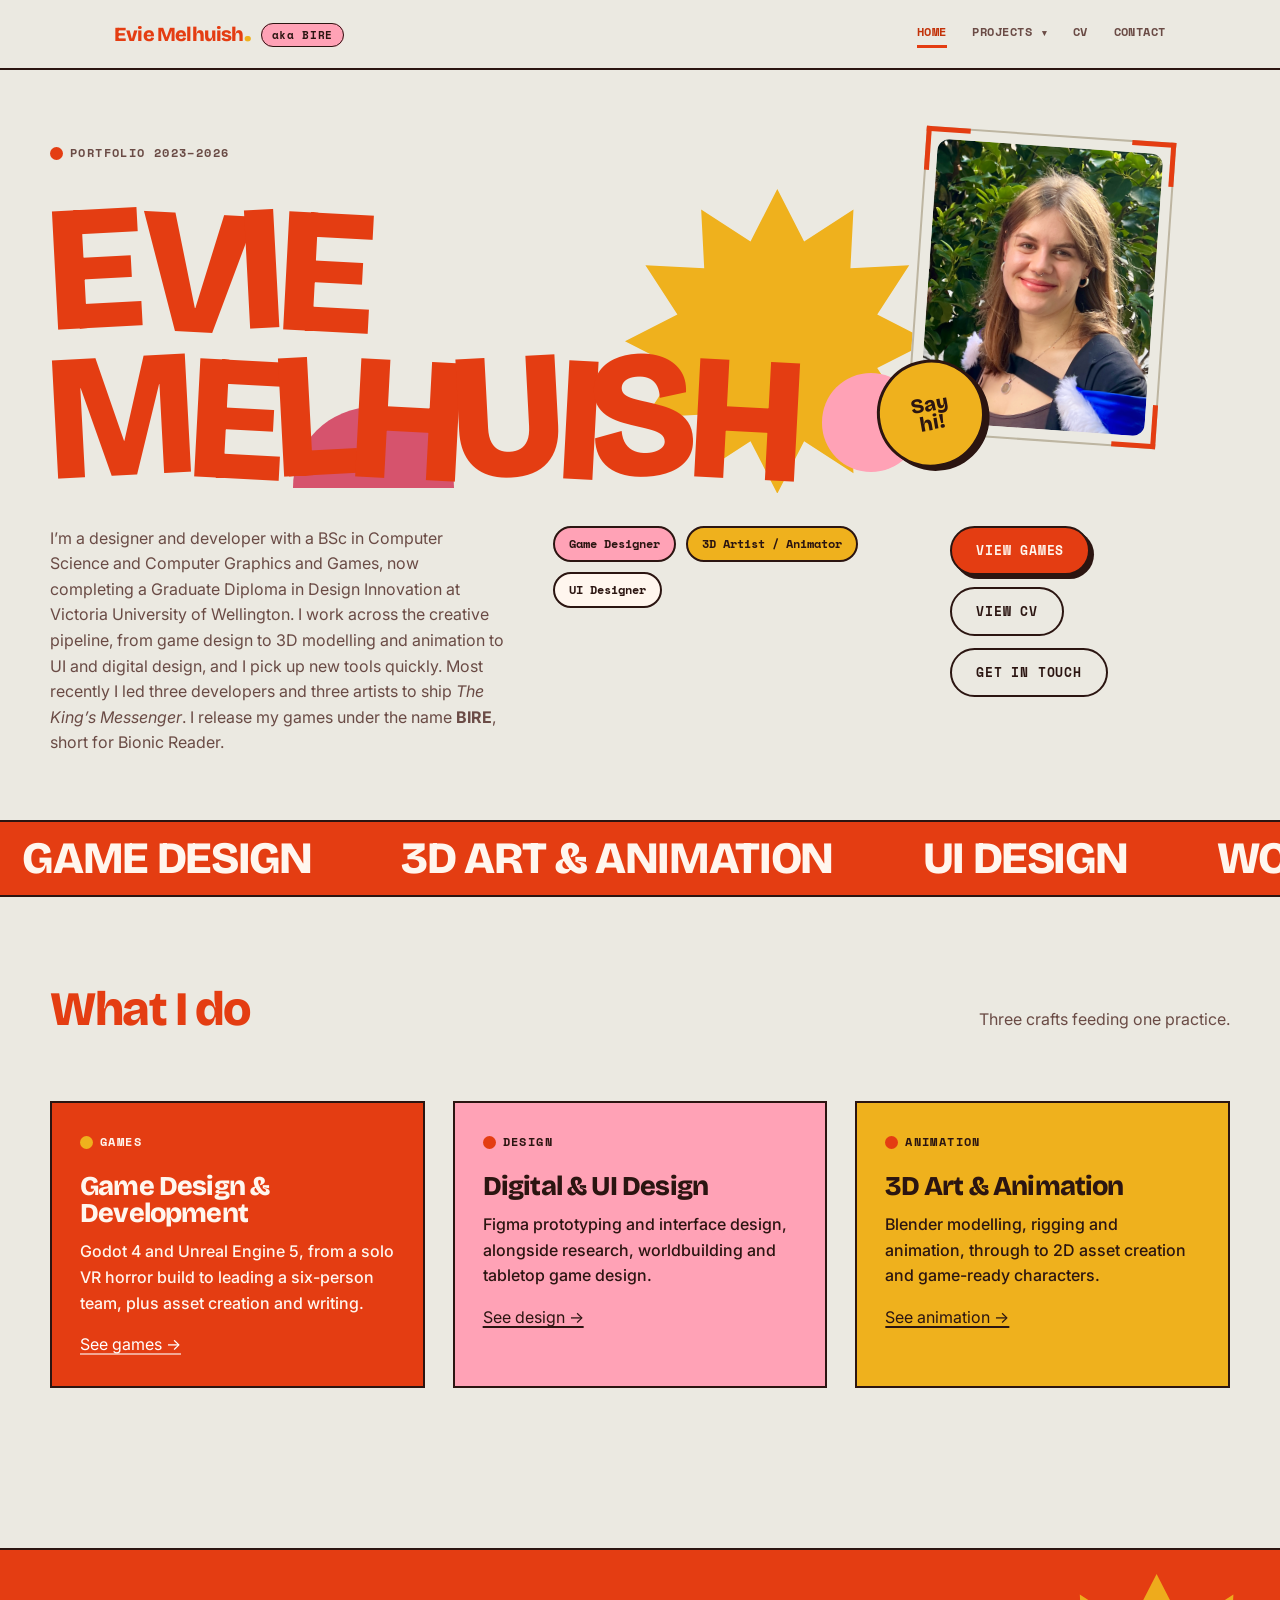
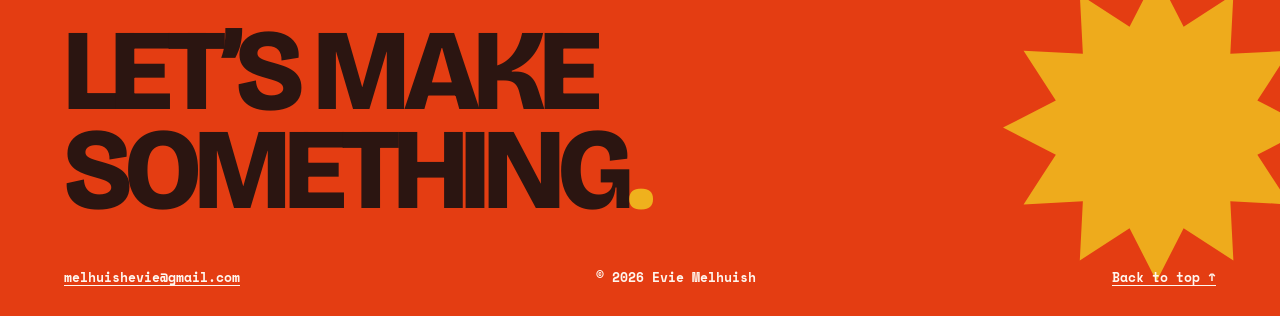
<file: index.html>
<!DOCTYPE html>
<html lang="en">
<head>
<meta charset="UTF-8">
<meta name="viewport" content="width=device-width, initial-scale=1.0">
<title>Evie Melhuish | Game Designer, 3D Artist &amp; UI Designer</title>
<meta name="description" content="Portfolio of Evie Melhuish: game design, 3D art and animation, and UI design, including The King’s Messenger, We Have A Problem and the solo VR horror Darker.">
<link rel="preconnect" href="https://fonts.googleapis.com">
<link href="https://fonts.googleapis.com/css2?family=Bricolage+Grotesque:opsz,wght@12..96,500..800&family=Inter:wght@400;500;600&family=Space+Mono:wght@400;700&display=swap" rel="stylesheet">
<link rel="stylesheet" href="css/style.css?v=f9931fb7">
</head>
<body>

<header class="site-header">
  <nav class="nav">
    <a href="index.html" class="nav-name">Evie Melhuish<span class="dot">.</span><span class="nickname-badge">aka BIRE</span></a>
    <button class="nav-toggle" aria-expanded="false" aria-label="Toggle navigation">Menu</button>
    <ul class="nav-links">
      <li><a href="index.html" aria-current="page">Home</a></li>
      <li class="has-dropdown">
        <button type="button" class="dropdown-toggle" aria-haspopup="true" aria-expanded="false">Projects <span class="caret" aria-hidden="true">▾</span></button>
        <ul class="dropdown">
          <li><a href="games.html">Games</a></li>
          <li><a href="design.html">Design</a></li>
          <li><a href="animation.html">Animation</a></li>
        </ul>
      </li>
      <li><a href="cv.html">CV</a></li>
      <li><a href="contact.html">Contact</a></li>
    </ul>
  </nav>
</header>

<main>

  <!-- HERO -->
  <section class="hero container">
    <span class="shape shape-burst hero-burst" aria-hidden="true"><svg viewBox="0 0 100 100" aria-hidden="true" focusable="false"><polygon points="50.0,0.0 58.8,17.2 75.0,6.7 74.0,26.0 93.3,25.0 82.8,41.2 100.0,50.0 82.8,58.8 93.3,75.0 74.0,74.0 75.0,93.3 58.8,82.8 50.0,100.0 41.2,82.8 25.0,93.3 26.0,74.0 6.7,75.0 17.2,58.8 0.0,50.0 17.2,41.2 6.7,25.0 26.0,26.0 25.0,6.7 41.2,17.2"/></svg></span>
    <span class="shape shape-circle hero-circle" aria-hidden="true"></span>
    <span class="shape shape-half hero-half" aria-hidden="true"></span>
    <p class="eyebrow">Portfolio 2023–2026</p>

    <h1 class="hero-title" aria-label="Evie Melhuish">
      <span class="hero-line" aria-hidden="true"><span class="ch">E</span><span class="ch">V</span><span class="ch">I</span><span class="ch">E</span></span>
      <span class="hero-line" aria-hidden="true"><span class="ch">M</span><span class="ch">E</span><span class="ch">L</span><span class="ch">H</span><span class="ch">U</span><span class="ch">I</span><span class="ch">S</span><span class="ch">H</span></span>
    </h1>

    <div class="portrait-wrap">
      <div class="frame">
        <span class="fr fr-tl"></span><span class="fr fr-tr"></span>
      <span class="fr fr-bl"></span><span class="fr fr-br"></span>
        <div class="portrait-frame">
          <img src="assets/img/portrait.jpg" alt="Evie Melhuish">
        </div>
      </div>
      <a href="contact.html" class="sticker">Say<br>hi!</a>
    </div>

    <div class="hero-info">
      <p class="muted">
        I’m a designer and developer with a BSc in Computer Science and Computer
        Graphics and Games, now completing a Graduate Diploma in Design Innovation at
        Victoria University of Wellington. I work across the creative pipeline, from game design to 3D modelling and animation to UI and digital design, and I pick up new tools quickly. Most recently I led three developers and three artists to ship
        <em>The King’s Messenger</em>. I release my games under the name
        <strong>BIRE</strong>, short for Bionic Reader.
      </p>
      <div class="role-tags">
        <span>Game Designer</span>
        <span>3D Artist / Animator</span>
        <span>UI Designer</span>
      </div>
      <div class="hero-actions">
        <a href="games.html" class="btn btn-accent">View Games</a>
        <a href="cv.html" class="btn">View CV</a>
        <a href="contact.html" class="btn">Get in Touch</a>
      </div>
    </div>
  </section>

  <div class="marquee" aria-hidden="true"><div class="marquee-track"><span>Game design</span><span class="m-star"><svg viewBox="0 0 100 100" aria-hidden="true" focusable="false"><polygon points="50.0,0.0 58.8,17.2 75.0,6.7 74.0,26.0 93.3,25.0 82.8,41.2 100.0,50.0 82.8,58.8 93.3,75.0 74.0,74.0 75.0,93.3 58.8,82.8 50.0,100.0 41.2,82.8 25.0,93.3 26.0,74.0 6.7,75.0 17.2,58.8 0.0,50.0 17.2,41.2 6.7,25.0 26.0,26.0 25.0,6.7 41.2,17.2"/></svg></span><span>3D art &amp; animation</span><span class="m-star"><svg viewBox="0 0 100 100" aria-hidden="true" focusable="false"><polygon points="50.0,0.0 58.8,17.2 75.0,6.7 74.0,26.0 93.3,25.0 82.8,41.2 100.0,50.0 82.8,58.8 93.3,75.0 74.0,74.0 75.0,93.3 58.8,82.8 50.0,100.0 41.2,82.8 25.0,93.3 26.0,74.0 6.7,75.0 17.2,58.8 0.0,50.0 17.2,41.2 6.7,25.0 26.0,26.0 25.0,6.7 41.2,17.2"/></svg></span><span>UI design</span><span class="m-star"><svg viewBox="0 0 100 100" aria-hidden="true" focusable="false"><polygon points="50.0,0.0 58.8,17.2 75.0,6.7 74.0,26.0 93.3,25.0 82.8,41.2 100.0,50.0 82.8,58.8 93.3,75.0 74.0,74.0 75.0,93.3 58.8,82.8 50.0,100.0 41.2,82.8 25.0,93.3 26.0,74.0 6.7,75.0 17.2,58.8 0.0,50.0 17.2,41.2 6.7,25.0 26.0,26.0 25.0,6.7 41.2,17.2"/></svg></span><span>Worldbuilding</span><span class="m-star"><svg viewBox="0 0 100 100" aria-hidden="true" focusable="false"><polygon points="50.0,0.0 58.8,17.2 75.0,6.7 74.0,26.0 93.3,25.0 82.8,41.2 100.0,50.0 82.8,58.8 93.3,75.0 74.0,74.0 75.0,93.3 58.8,82.8 50.0,100.0 41.2,82.8 25.0,93.3 26.0,74.0 6.7,75.0 17.2,58.8 0.0,50.0 17.2,41.2 6.7,25.0 26.0,26.0 25.0,6.7 41.2,17.2"/></svg></span><span>Wellington NZ</span><span class="m-star"><svg viewBox="0 0 100 100" aria-hidden="true" focusable="false"><polygon points="50.0,0.0 58.8,17.2 75.0,6.7 74.0,26.0 93.3,25.0 82.8,41.2 100.0,50.0 82.8,58.8 93.3,75.0 74.0,74.0 75.0,93.3 58.8,82.8 50.0,100.0 41.2,82.8 25.0,93.3 26.0,74.0 6.7,75.0 17.2,58.8 0.0,50.0 17.2,41.2 6.7,25.0 26.0,26.0 25.0,6.7 41.2,17.2"/></svg></span><span>Game design</span><span class="m-star"><svg viewBox="0 0 100 100" aria-hidden="true" focusable="false"><polygon points="50.0,0.0 58.8,17.2 75.0,6.7 74.0,26.0 93.3,25.0 82.8,41.2 100.0,50.0 82.8,58.8 93.3,75.0 74.0,74.0 75.0,93.3 58.8,82.8 50.0,100.0 41.2,82.8 25.0,93.3 26.0,74.0 6.7,75.0 17.2,58.8 0.0,50.0 17.2,41.2 6.7,25.0 26.0,26.0 25.0,6.7 41.2,17.2"/></svg></span><span>3D art &amp; animation</span><span class="m-star"><svg viewBox="0 0 100 100" aria-hidden="true" focusable="false"><polygon points="50.0,0.0 58.8,17.2 75.0,6.7 74.0,26.0 93.3,25.0 82.8,41.2 100.0,50.0 82.8,58.8 93.3,75.0 74.0,74.0 75.0,93.3 58.8,82.8 50.0,100.0 41.2,82.8 25.0,93.3 26.0,74.0 6.7,75.0 17.2,58.8 0.0,50.0 17.2,41.2 6.7,25.0 26.0,26.0 25.0,6.7 41.2,17.2"/></svg></span><span>UI design</span><span class="m-star"><svg viewBox="0 0 100 100" aria-hidden="true" focusable="false"><polygon points="50.0,0.0 58.8,17.2 75.0,6.7 74.0,26.0 93.3,25.0 82.8,41.2 100.0,50.0 82.8,58.8 93.3,75.0 74.0,74.0 75.0,93.3 58.8,82.8 50.0,100.0 41.2,82.8 25.0,93.3 26.0,74.0 6.7,75.0 17.2,58.8 0.0,50.0 17.2,41.2 6.7,25.0 26.0,26.0 25.0,6.7 41.2,17.2"/></svg></span><span>Worldbuilding</span><span class="m-star"><svg viewBox="0 0 100 100" aria-hidden="true" focusable="false"><polygon points="50.0,0.0 58.8,17.2 75.0,6.7 74.0,26.0 93.3,25.0 82.8,41.2 100.0,50.0 82.8,58.8 93.3,75.0 74.0,74.0 75.0,93.3 58.8,82.8 50.0,100.0 41.2,82.8 25.0,93.3 26.0,74.0 6.7,75.0 17.2,58.8 0.0,50.0 17.2,41.2 6.7,25.0 26.0,26.0 25.0,6.7 41.2,17.2"/></svg></span><span>Wellington NZ</span><span class="m-star"><svg viewBox="0 0 100 100" aria-hidden="true" focusable="false"><polygon points="50.0,0.0 58.8,17.2 75.0,6.7 74.0,26.0 93.3,25.0 82.8,41.2 100.0,50.0 82.8,58.8 93.3,75.0 74.0,74.0 75.0,93.3 58.8,82.8 50.0,100.0 41.2,82.8 25.0,93.3 26.0,74.0 6.7,75.0 17.2,58.8 0.0,50.0 17.2,41.2 6.7,25.0 26.0,26.0 25.0,6.7 41.2,17.2"/></svg></span><span>Game design</span><span class="m-star"><svg viewBox="0 0 100 100" aria-hidden="true" focusable="false"><polygon points="50.0,0.0 58.8,17.2 75.0,6.7 74.0,26.0 93.3,25.0 82.8,41.2 100.0,50.0 82.8,58.8 93.3,75.0 74.0,74.0 75.0,93.3 58.8,82.8 50.0,100.0 41.2,82.8 25.0,93.3 26.0,74.0 6.7,75.0 17.2,58.8 0.0,50.0 17.2,41.2 6.7,25.0 26.0,26.0 25.0,6.7 41.2,17.2"/></svg></span><span>3D art &amp; animation</span><span class="m-star"><svg viewBox="0 0 100 100" aria-hidden="true" focusable="false"><polygon points="50.0,0.0 58.8,17.2 75.0,6.7 74.0,26.0 93.3,25.0 82.8,41.2 100.0,50.0 82.8,58.8 93.3,75.0 74.0,74.0 75.0,93.3 58.8,82.8 50.0,100.0 41.2,82.8 25.0,93.3 26.0,74.0 6.7,75.0 17.2,58.8 0.0,50.0 17.2,41.2 6.7,25.0 26.0,26.0 25.0,6.7 41.2,17.2"/></svg></span><span>UI design</span><span class="m-star"><svg viewBox="0 0 100 100" aria-hidden="true" focusable="false"><polygon points="50.0,0.0 58.8,17.2 75.0,6.7 74.0,26.0 93.3,25.0 82.8,41.2 100.0,50.0 82.8,58.8 93.3,75.0 74.0,74.0 75.0,93.3 58.8,82.8 50.0,100.0 41.2,82.8 25.0,93.3 26.0,74.0 6.7,75.0 17.2,58.8 0.0,50.0 17.2,41.2 6.7,25.0 26.0,26.0 25.0,6.7 41.2,17.2"/></svg></span><span>Worldbuilding</span><span class="m-star"><svg viewBox="0 0 100 100" aria-hidden="true" focusable="false"><polygon points="50.0,0.0 58.8,17.2 75.0,6.7 74.0,26.0 93.3,25.0 82.8,41.2 100.0,50.0 82.8,58.8 93.3,75.0 74.0,74.0 75.0,93.3 58.8,82.8 50.0,100.0 41.2,82.8 25.0,93.3 26.0,74.0 6.7,75.0 17.2,58.8 0.0,50.0 17.2,41.2 6.7,25.0 26.0,26.0 25.0,6.7 41.2,17.2"/></svg></span><span>Wellington NZ</span><span class="m-star"><svg viewBox="0 0 100 100" aria-hidden="true" focusable="false"><polygon points="50.0,0.0 58.8,17.2 75.0,6.7 74.0,26.0 93.3,25.0 82.8,41.2 100.0,50.0 82.8,58.8 93.3,75.0 74.0,74.0 75.0,93.3 58.8,82.8 50.0,100.0 41.2,82.8 25.0,93.3 26.0,74.0 6.7,75.0 17.2,58.8 0.0,50.0 17.2,41.2 6.7,25.0 26.0,26.0 25.0,6.7 41.2,17.2"/></svg></span><span>Game design</span><span class="m-star"><svg viewBox="0 0 100 100" aria-hidden="true" focusable="false"><polygon points="50.0,0.0 58.8,17.2 75.0,6.7 74.0,26.0 93.3,25.0 82.8,41.2 100.0,50.0 82.8,58.8 93.3,75.0 74.0,74.0 75.0,93.3 58.8,82.8 50.0,100.0 41.2,82.8 25.0,93.3 26.0,74.0 6.7,75.0 17.2,58.8 0.0,50.0 17.2,41.2 6.7,25.0 26.0,26.0 25.0,6.7 41.2,17.2"/></svg></span><span>3D art &amp; animation</span><span class="m-star"><svg viewBox="0 0 100 100" aria-hidden="true" focusable="false"><polygon points="50.0,0.0 58.8,17.2 75.0,6.7 74.0,26.0 93.3,25.0 82.8,41.2 100.0,50.0 82.8,58.8 93.3,75.0 74.0,74.0 75.0,93.3 58.8,82.8 50.0,100.0 41.2,82.8 25.0,93.3 26.0,74.0 6.7,75.0 17.2,58.8 0.0,50.0 17.2,41.2 6.7,25.0 26.0,26.0 25.0,6.7 41.2,17.2"/></svg></span><span>UI design</span><span class="m-star"><svg viewBox="0 0 100 100" aria-hidden="true" focusable="false"><polygon points="50.0,0.0 58.8,17.2 75.0,6.7 74.0,26.0 93.3,25.0 82.8,41.2 100.0,50.0 82.8,58.8 93.3,75.0 74.0,74.0 75.0,93.3 58.8,82.8 50.0,100.0 41.2,82.8 25.0,93.3 26.0,74.0 6.7,75.0 17.2,58.8 0.0,50.0 17.2,41.2 6.7,25.0 26.0,26.0 25.0,6.7 41.2,17.2"/></svg></span><span>Worldbuilding</span><span class="m-star"><svg viewBox="0 0 100 100" aria-hidden="true" focusable="false"><polygon points="50.0,0.0 58.8,17.2 75.0,6.7 74.0,26.0 93.3,25.0 82.8,41.2 100.0,50.0 82.8,58.8 93.3,75.0 74.0,74.0 75.0,93.3 58.8,82.8 50.0,100.0 41.2,82.8 25.0,93.3 26.0,74.0 6.7,75.0 17.2,58.8 0.0,50.0 17.2,41.2 6.7,25.0 26.0,26.0 25.0,6.7 41.2,17.2"/></svg></span><span>Wellington NZ</span><span class="m-star"><svg viewBox="0 0 100 100" aria-hidden="true" focusable="false"><polygon points="50.0,0.0 58.8,17.2 75.0,6.7 74.0,26.0 93.3,25.0 82.8,41.2 100.0,50.0 82.8,58.8 93.3,75.0 74.0,74.0 75.0,93.3 58.8,82.8 50.0,100.0 41.2,82.8 25.0,93.3 26.0,74.0 6.7,75.0 17.2,58.8 0.0,50.0 17.2,41.2 6.7,25.0 26.0,26.0 25.0,6.7 41.2,17.2"/></svg></span></div></div>

  <!-- WHAT I DO, one card per work section -->
  <section class="section container">
    <div class="section-head">
      <h2>What I do</h2>
      <p class="muted" style="max-width:32ch;">Three crafts feeding one practice.</p>
    </div>
    <div class="grid-3">
      <div class="card card--orange">
        <p class="eyebrow">Games</p>
        <h3>Game Design &amp; Development</h3>
        <p class="muted">Godot 4 and Unreal Engine 5, from a solo VR horror build to leading a six-person team, plus asset creation and writing.</p>
        <a href="games.html" class="text-link">See games →</a>
      </div>
      <div class="card card--pink">
        <p class="eyebrow">Design</p>
        <h3>Digital &amp; UI Design</h3>
        <p class="muted">Figma prototyping and interface design, alongside research, worldbuilding and tabletop game design.</p>
        <a href="design.html" class="text-link">See design →</a>
      </div>
      <div class="card card--yellow">
        <p class="eyebrow">Animation</p>
        <h3>3D Art &amp; Animation</h3>
        <p class="muted">Blender modelling, rigging and animation, through to 2D asset creation and game-ready characters.</p>
        <a href="animation.html" class="text-link">See animation →</a>
      </div>
    </div>
  </section>



</main>

<footer class="site-footer">
  <span class="shape footer-burst" aria-hidden="true"><svg viewBox="0 0 100 100" aria-hidden="true" focusable="false"><polygon points="50.0,0.0 58.8,17.2 75.0,6.7 74.0,26.0 93.3,25.0 82.8,41.2 100.0,50.0 82.8,58.8 93.3,75.0 74.0,74.0 75.0,93.3 58.8,82.8 50.0,100.0 41.2,82.8 25.0,93.3 26.0,74.0 6.7,75.0 17.2,58.8 0.0,50.0 17.2,41.2 6.7,25.0 26.0,26.0 25.0,6.7 41.2,17.2"/></svg></span>
  <div class="container">
    <p class="footer-big"><a href="contact.html">Let’s make something<span class="footer-dot">.</span></a></p>
    <div class="footer-row">
      <a href="mailto:melhuishevie@gmail.com">melhuishevie@gmail.com</a>
      <span>© 2026 Evie Melhuish</span>
      <a href="#">Back to top ↑</a>
    </div>
  </div>
</footer>

<script src="js/main.js?v=f9931fb7"></script>
</body>
</html>
</file>
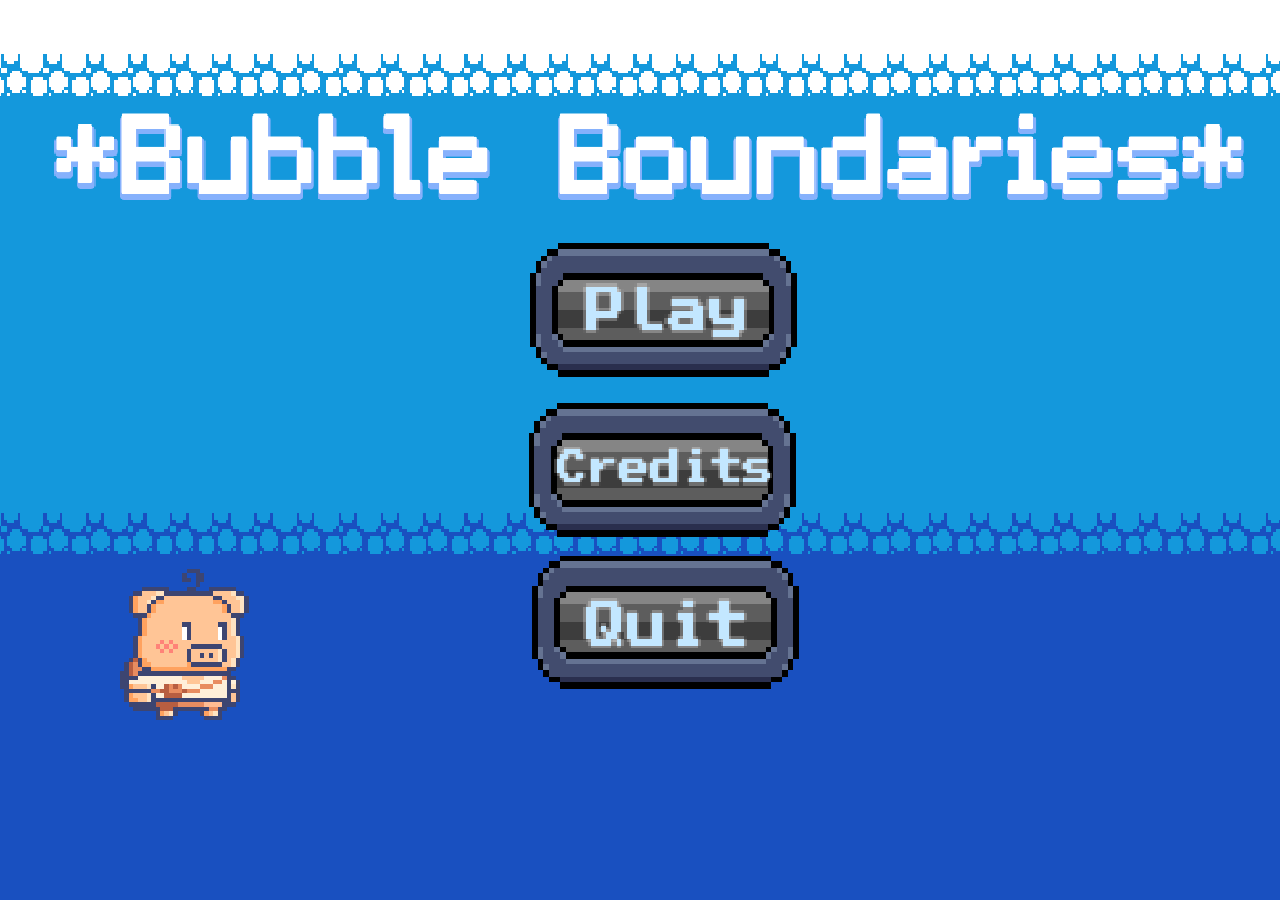
<file: assets/games/bubble-boundaries/index.html>
<!DOCTYPE html>
<html lang="en">
	<head>
		<meta charset="utf-8">
		<meta name="viewport" content="width=device-width, user-scalable=no, initial-scale=1.0">
		<title>bubbleboundaries</title>
		<style>
html, body, #canvas {
	margin: 0;
	padding: 0;
	border: 0;
}

body {
	color: white;
	background-color: black;
	overflow: hidden;
	touch-action: none;
}

#canvas {
	display: block;
}

#canvas:focus {
	outline: none;
}

#status, #status-splash, #status-progress {
	position: absolute;
	left: 0;
	right: 0;
}

#status, #status-splash {
	top: 0;
	bottom: 0;
}

#status {
	background-color: #242424;
	display: flex;
	flex-direction: column;
	justify-content: center;
	align-items: center;
	visibility: hidden;
}

#status-splash {
	max-height: 100%;
	max-width: 100%;
	margin: auto;
}

#status-progress, #status-notice {
	display: none;
}

#status-progress {
	bottom: 10%;
	width: 50%;
	margin: 0 auto;
}

#status-notice {
	background-color: #5b3943;
	border-radius: 0.5rem;
	border: 1px solid #9b3943;
	color: #e0e0e0;
	font-family: 'Noto Sans', 'Droid Sans', Arial, sans-serif;
	line-height: 1.3;
	margin: 0 2rem;
	overflow: hidden;
	padding: 1rem;
	text-align: center;
	z-index: 1;
}
		</style>
		<link id="-gd-engine-icon" rel="icon" type="image/png" href="index.icon.png" />
<link rel="apple-touch-icon" href="index.apple-touch-icon.png"/>

	</head>
	<body>
		<canvas id="canvas">
			Your browser does not support the canvas tag.
		</canvas>

		<noscript>
			Your browser does not support JavaScript.
		</noscript>

		<div id="status">
			<img id="status-splash" src="index.png" alt="">
			<progress id="status-progress"></progress>
			<div id="status-notice"></div>
		</div>

		<script src="index.js"></script>
		<script>
const GODOT_CONFIG = {"args":[],"canvasResizePolicy":2,"ensureCrossOriginIsolationHeaders":true,"executable":"index","experimentalVK":false,"fileSizes":{"index.pck":19160848,"index.wasm":35376909},"focusCanvas":true,"gdextensionLibs":[]};
const GODOT_THREADS_ENABLED = false;
const engine = new Engine(GODOT_CONFIG);

(function () {
	const statusOverlay = document.getElementById('status');
	const statusProgress = document.getElementById('status-progress');
	const statusNotice = document.getElementById('status-notice');

	let initializing = true;
	let statusMode = '';

	function setStatusMode(mode) {
		if (statusMode === mode || !initializing) {
			return;
		}
		if (mode === 'hidden') {
			statusOverlay.remove();
			initializing = false;
			return;
		}
		statusOverlay.style.visibility = 'visible';
		statusProgress.style.display = mode === 'progress' ? 'block' : 'none';
		statusNotice.style.display = mode === 'notice' ? 'block' : 'none';
		statusMode = mode;
	}

	function setStatusNotice(text) {
		while (statusNotice.lastChild) {
			statusNotice.removeChild(statusNotice.lastChild);
		}
		const lines = text.split('\n');
		lines.forEach((line) => {
			statusNotice.appendChild(document.createTextNode(line));
			statusNotice.appendChild(document.createElement('br'));
		});
	}

	function displayFailureNotice(err) {
		console.error(err);
		if (err instanceof Error) {
			setStatusNotice(err.message);
		} else if (typeof err === 'string') {
			setStatusNotice(err);
		} else {
			setStatusNotice('An unknown error occured');
		}
		setStatusMode('notice');
		initializing = false;
	}

	const missing = Engine.getMissingFeatures({
		threads: GODOT_THREADS_ENABLED,
	});

	if (missing.length !== 0) {
		if (GODOT_CONFIG['serviceWorker'] && GODOT_CONFIG['ensureCrossOriginIsolationHeaders'] && 'serviceWorker' in navigator) {
			// There's a chance that installing the service worker would fix the issue
			Promise.race([
				navigator.serviceWorker.getRegistration().then((registration) => {
					if (registration != null) {
						return Promise.reject(new Error('Service worker already exists.'));
					}
					return registration;
				}).then(() => engine.installServiceWorker()),
				// For some reason, `getRegistration()` can stall
				new Promise((resolve) => {
					setTimeout(() => resolve(), 2000);
				}),
			]).catch((err) => {
				console.error('Error while registering service worker:', err);
			}).then(() => {
				window.location.reload();
			});
		} else {
			// Display the message as usual
			const missingMsg = 'Error\nThe following features required to run Godot projects on the Web are missing:\n';
			displayFailureNotice(missingMsg + missing.join('\n'));
		}
	} else {
		setStatusMode('progress');
		engine.startGame({
			'onProgress': function (current, total) {
				if (current > 0 && total > 0) {
					statusProgress.value = current;
					statusProgress.max = total;
				} else {
					statusProgress.removeAttribute('value');
					statusProgress.removeAttribute('max');
				}
			},
		}).then(() => {
			setStatusMode('hidden');
		}, displayFailureNotice);
	}
}());
		</script>
	</body>
</html>
</file>
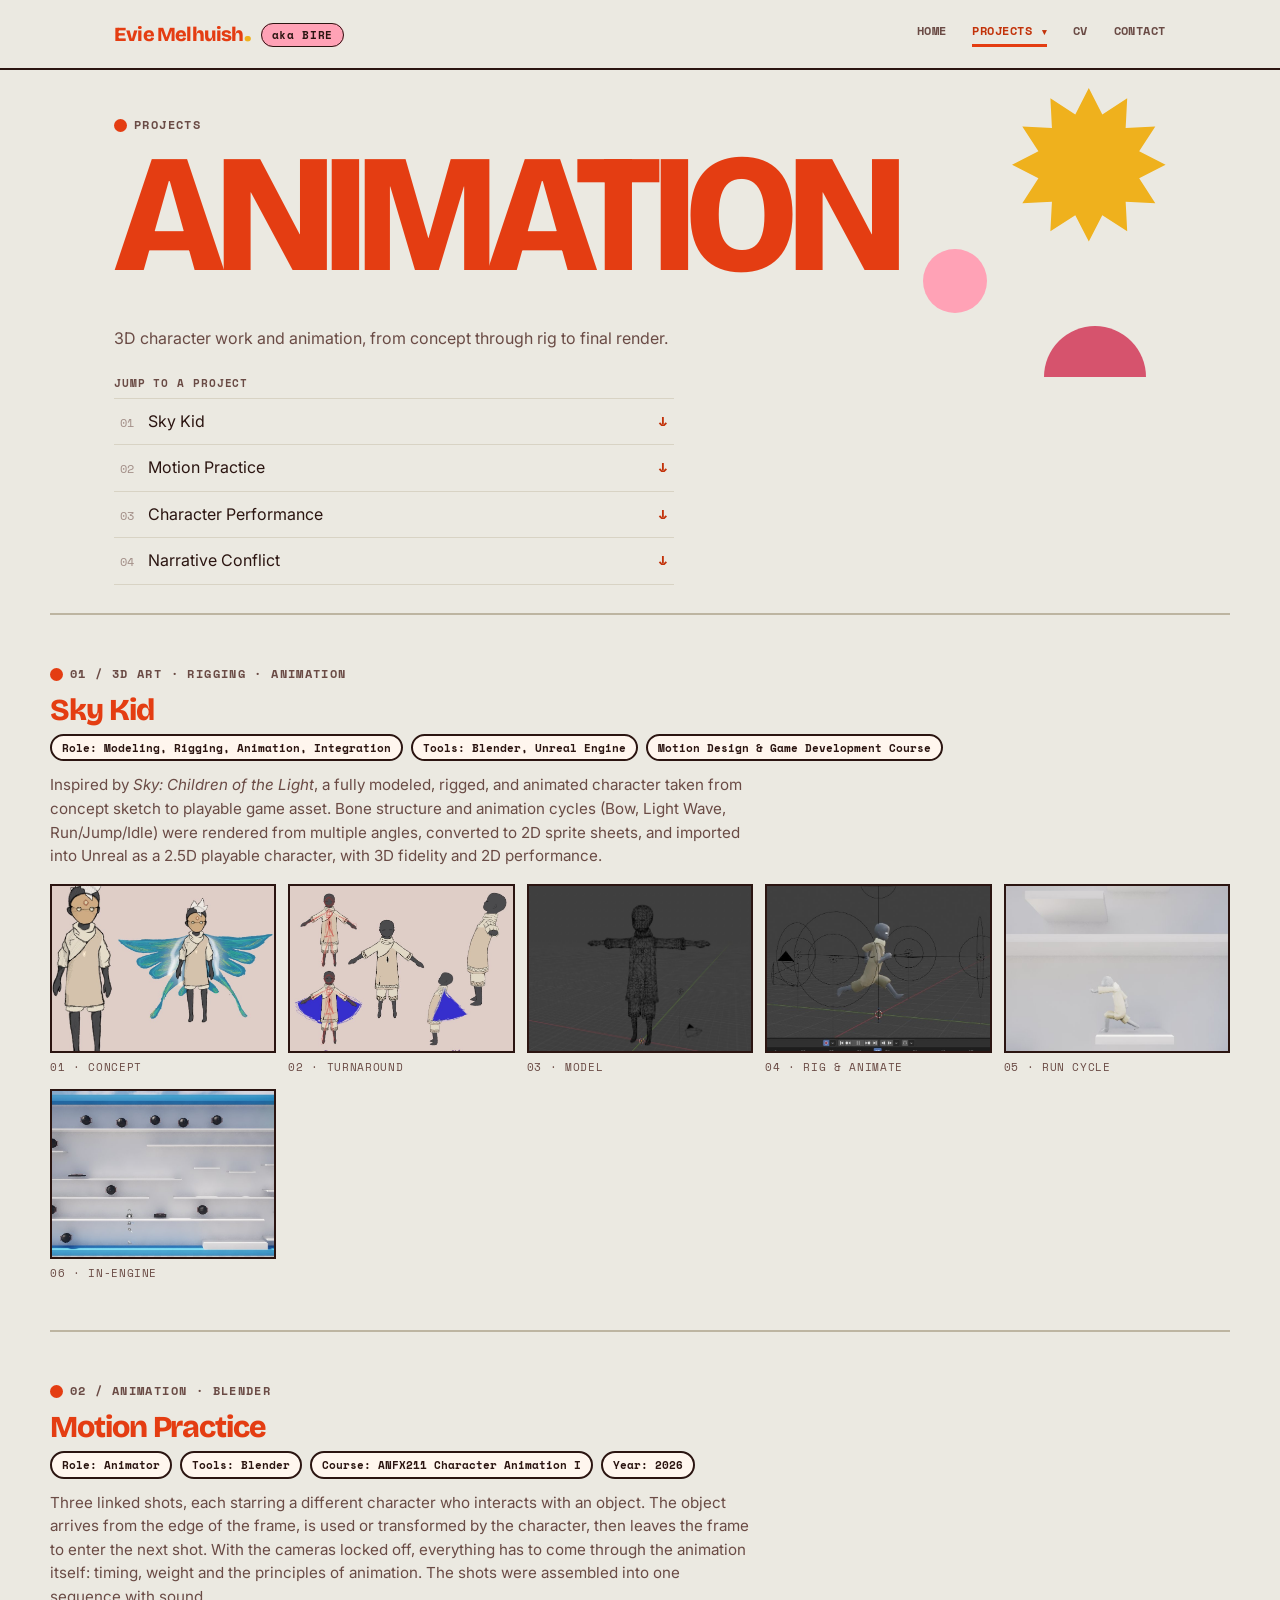
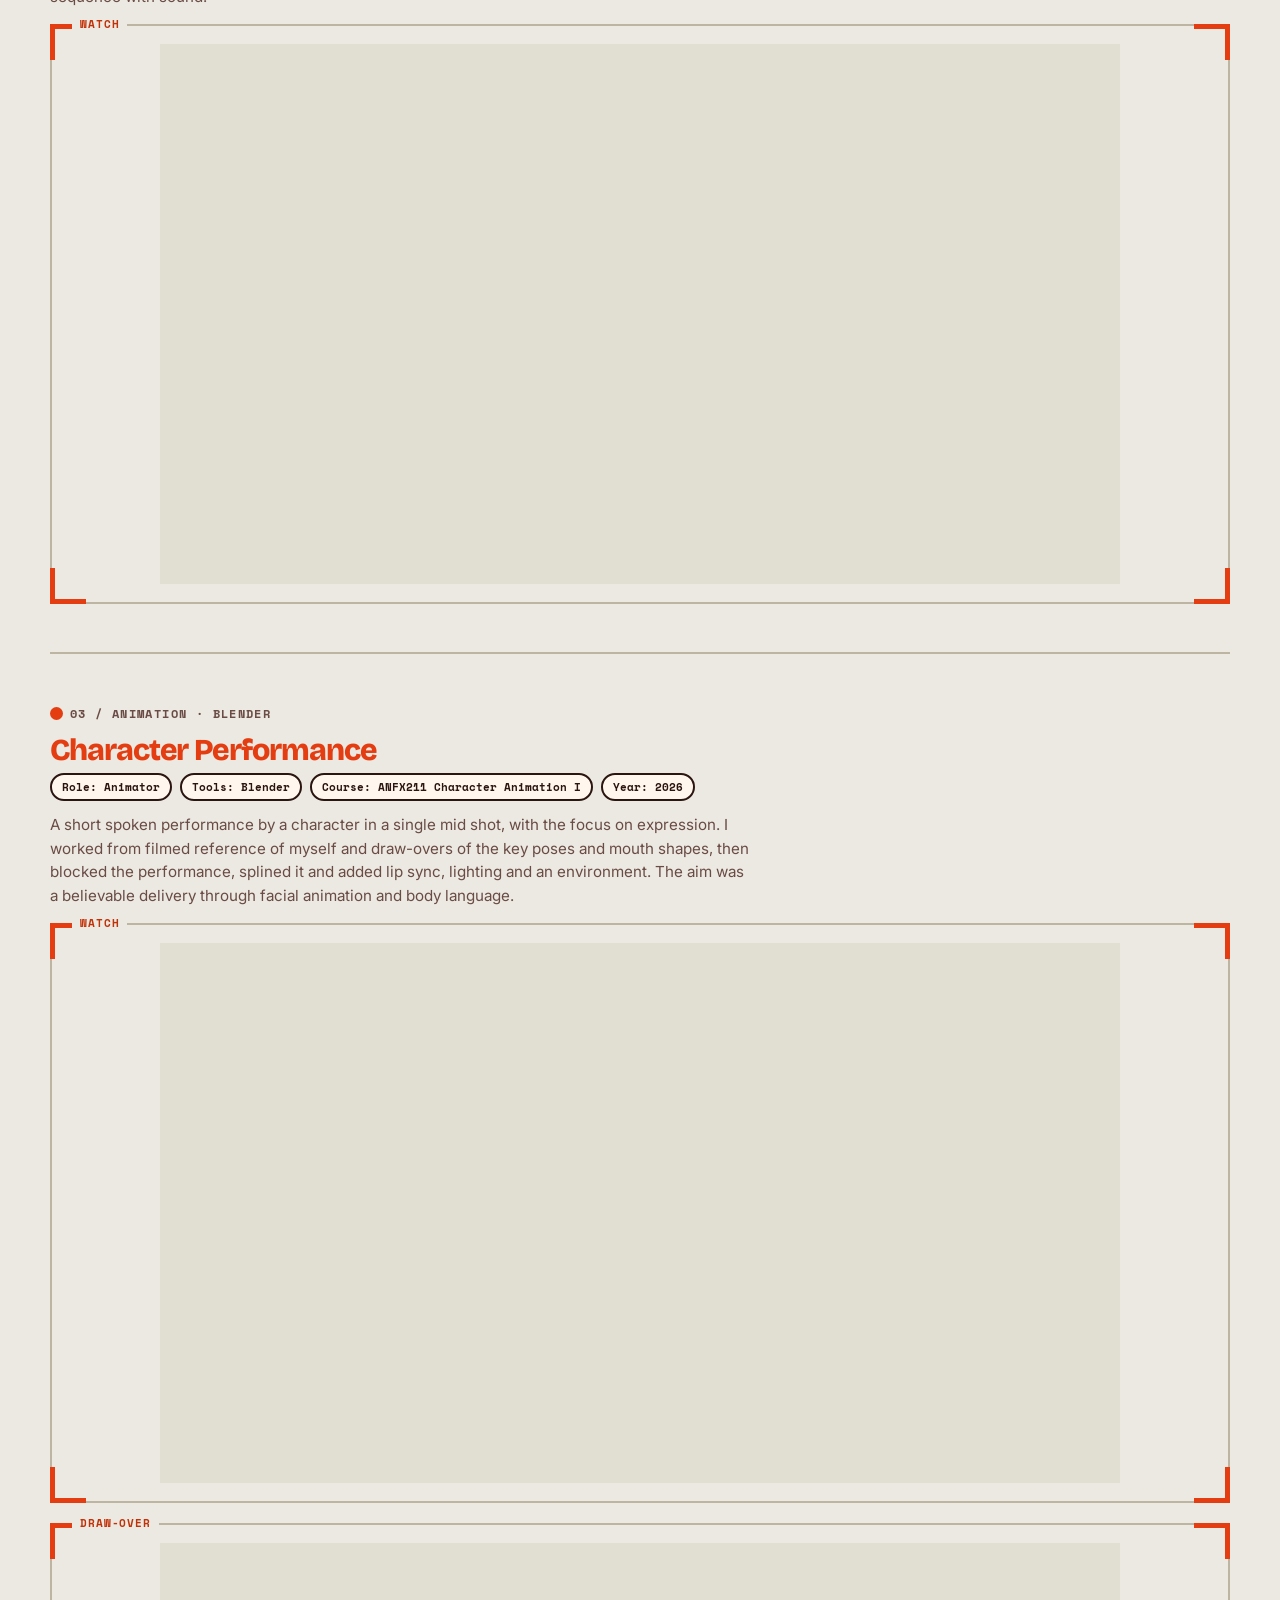
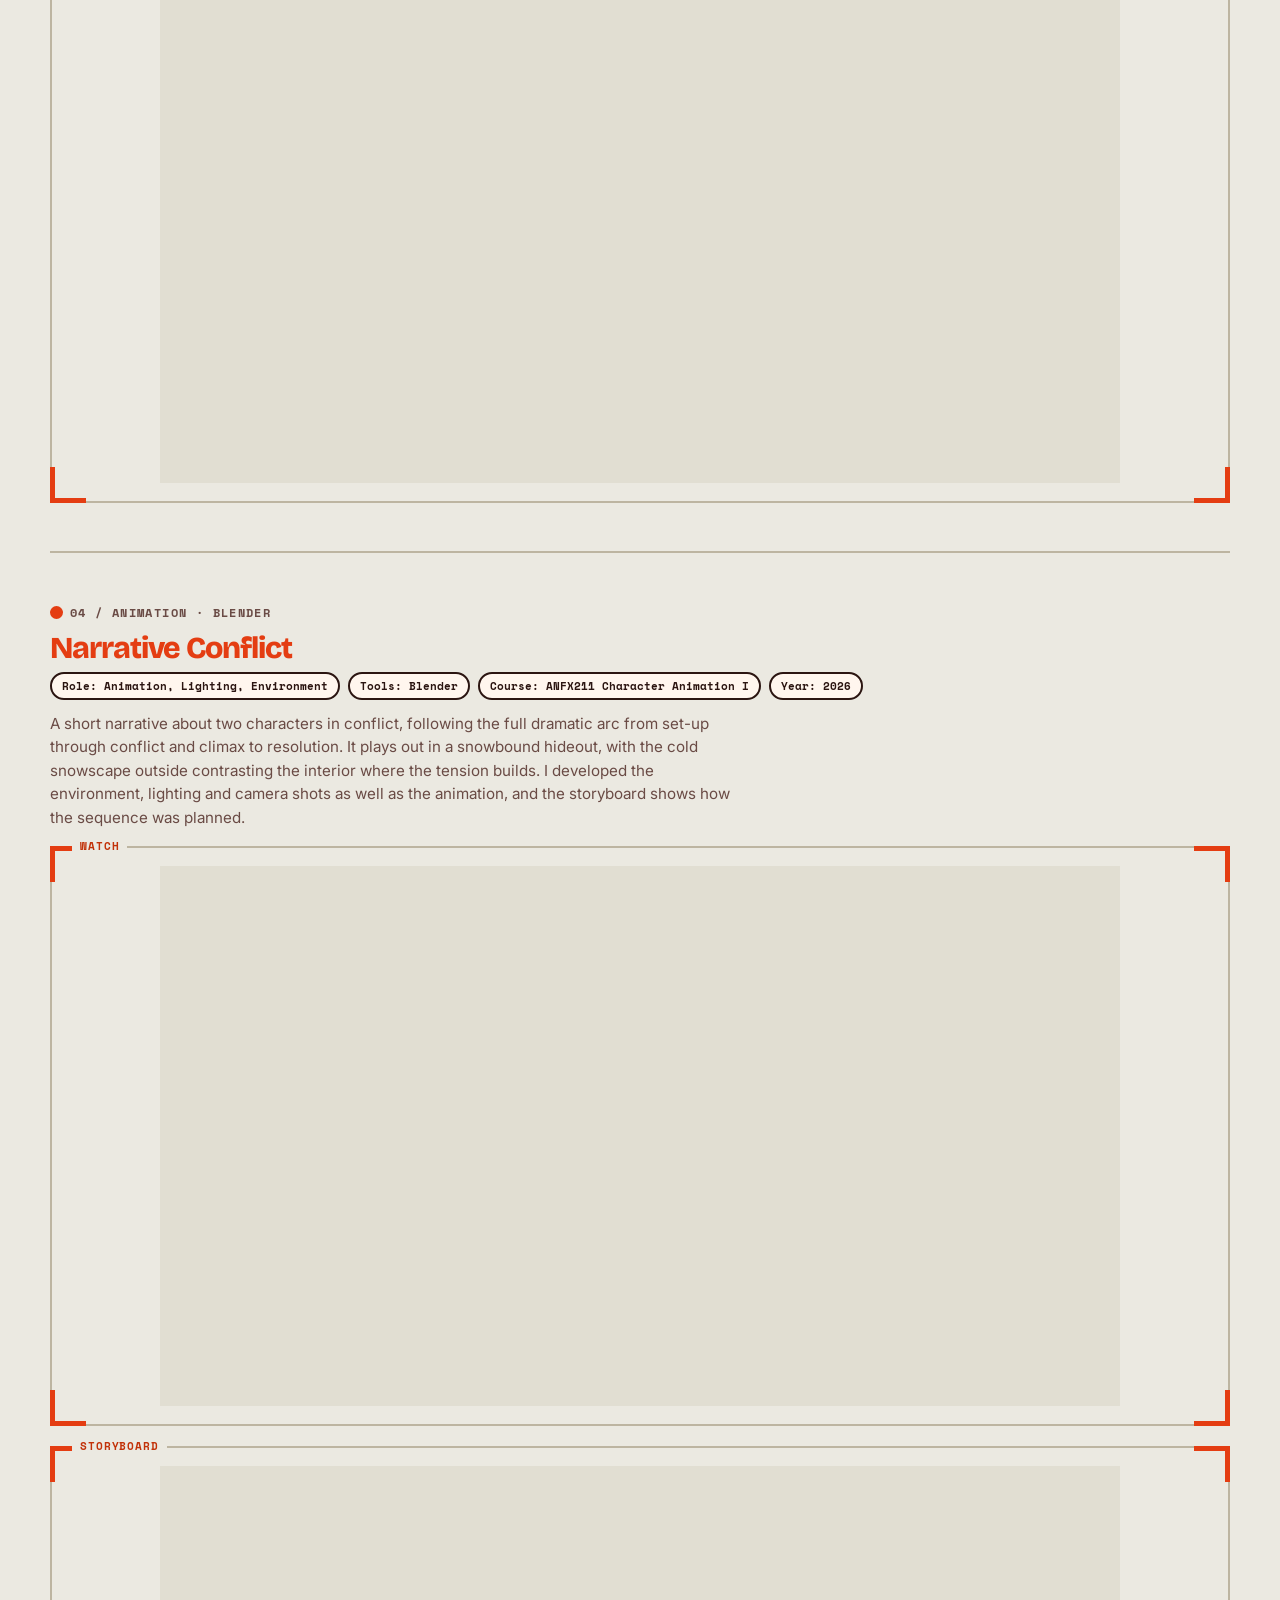
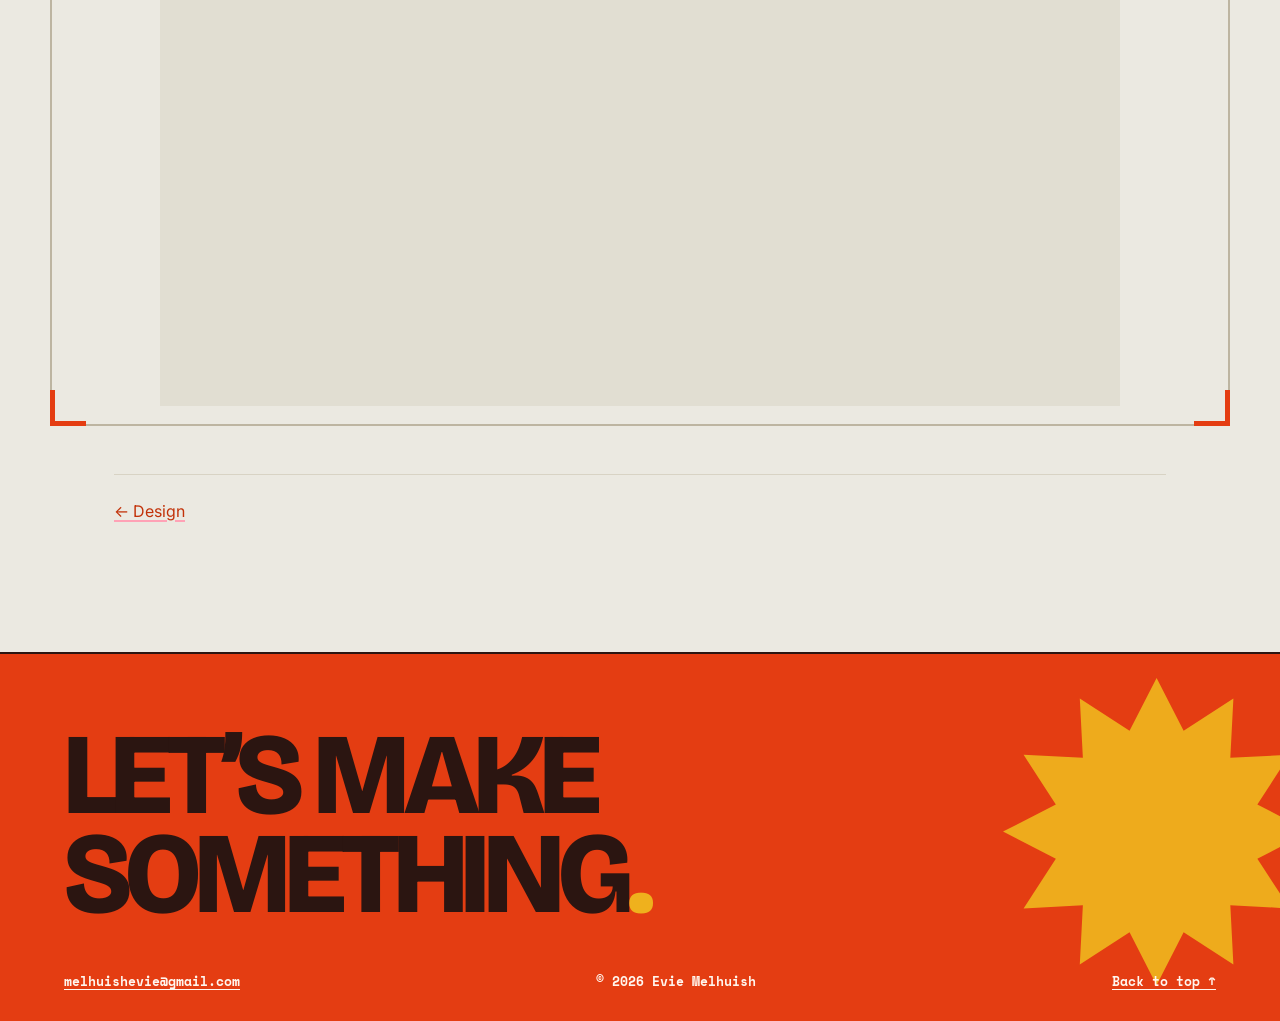
<file: animation.html>
<!DOCTYPE html>
<html lang="en">
<head>
<meta charset="UTF-8">
<meta name="viewport" content="width=device-width, initial-scale=1.0">
<title>Animation | Evie Melhuish</title>
<meta name="description" content="Animation projects by Evie Melhuish: Sky Kid, Motion Practice, Character Performance, Narrative Conflict.">
<link rel="preconnect" href="https://fonts.googleapis.com">
<link href="https://fonts.googleapis.com/css2?family=Bricolage+Grotesque:opsz,wght@12..96,500..800&family=Inter:wght@400;500;600&family=Space+Mono:wght@400;700&display=swap" rel="stylesheet">
<link rel="stylesheet" href="css/style.css?v=f9931fb7">
</head>
<body>

<header class="site-header">
  <nav class="nav">
    <a href="index.html" class="nav-name">Evie Melhuish<span class="dot">.</span><span class="nickname-badge">aka BIRE</span></a>
    <button class="nav-toggle" aria-expanded="false" aria-label="Toggle navigation">Menu</button>
    <ul class="nav-links">
      <li><a href="index.html">Home</a></li>
      <li class="has-dropdown">
        <button type="button" class="dropdown-toggle" aria-haspopup="true" aria-expanded="false" aria-current="page">Projects <span class="caret" aria-hidden="true">▾</span></button>
        <ul class="dropdown">
          <li><a href="games.html">Games</a></li>
          <li><a href="design.html">Design</a></li>
          <li><a href="animation.html" aria-current="page">Animation</a></li>
        </ul>
      </li>
      <li><a href="cv.html">CV</a></li>
      <li><a href="contact.html">Contact</a></li>
    </ul>
  </nav>
</header>

<main>

  <section class="container page-head" style="padding-top: clamp(28px,4vw,44px);"><span class="shape shape-burst page-burst" aria-hidden="true"><svg viewBox="0 0 100 100" aria-hidden="true" focusable="false"><polygon points="50.0,0.0 58.8,17.2 75.0,6.7 74.0,26.0 93.3,25.0 82.8,41.2 100.0,50.0 82.8,58.8 93.3,75.0 74.0,74.0 75.0,93.3 58.8,82.8 50.0,100.0 41.2,82.8 25.0,93.3 26.0,74.0 6.7,75.0 17.2,58.8 0.0,50.0 17.2,41.2 6.7,25.0 26.0,26.0 25.0,6.7 41.2,17.2"/></svg></span><span class="shape shape-circle page-circle" aria-hidden="true"></span><span class="shape shape-half page-half" aria-hidden="true"></span>
    <p class="eyebrow">Projects</p>
    <h1 class="page-title page-title--xl">Animation</h1>
    <p class="muted" style="max-width:60ch;">3D character work and animation, from concept through rig to final render.</p>
    <p class="list-label">Jump to a project</p>
    <ul class="project-list" aria-label="Projects in Animation">
      <li><a href="#sky-kid"><span class="n">01</span><span class="t">Sky Kid</span><span class="go" aria-hidden="true">↓</span></a></li>
      <li><a href="#motion-practice"><span class="n">02</span><span class="t">Motion Practice</span><span class="go" aria-hidden="true">↓</span></a></li>
      <li><a href="#character-performance"><span class="n">03</span><span class="t">Character Performance</span><span class="go" aria-hidden="true">↓</span></a></li>
      <li><a href="#narrative-conflict"><span class="n">04</span><span class="t">Narrative Conflict</span><span class="go" aria-hidden="true">↓</span></a></li>
    </ul>
  </section>

  <!-- ################################################################
       ANIMATION PROJECTS
       To add a project: copy a <section class="project-block"> below, change its id,
       and add a matching link in the pill list at the top of this page.
       ################################################################ -->

  <!-- =====================================================================
       SKY KID
       ===================================================================== -->
  <section id="sky-kid" class="project-block container">
    <p class="eyebrow">01 / 3D Art · Rigging · Animation</p>
    <h2>Sky Kid</h2>
    <div class="project-meta">
      <span>Role: Modeling, Rigging, Animation, Integration</span>
      <span>Tools: Blender, Unreal Engine</span>
      <span>Motion Design &amp; Game Development Course</span>
    </div>
    <p class="muted" style="max-width:70ch;">
      Inspired by <em>Sky: Children of the Light</em>, a fully modeled, rigged, and animated character taken from concept sketch to playable game asset. Bone structure and animation cycles (Bow, Light Wave, Run/Jump/Idle) were rendered from multiple angles, converted to 2D sprite sheets, and imported into Unreal as a 2.5D playable character, with 3D fidelity and 2D performance.
    </p>

    <div class="still-grid" style="margin-top:16px;">
      <figure>
        <img src="assets/img/skykid-01-concept.jpg" alt="Sky Kid character concept art with front, back, and wing views" loading="lazy">
        <figcaption>01 · Concept</figcaption>
      </figure>
      <figure>
        <img src="assets/img/skykid-05-turnaround.jpg" alt="Sky Kid character turnaround sheet with cape" loading="lazy">
        <figcaption>02 · Turnaround</figcaption>
      </figure>
      <figure>
        <img src="assets/img/skykid-02-wireframe.jpg" alt="Sky Kid 3D wireframe model in Blender" loading="lazy">
        <figcaption>03 · Model</figcaption>
      </figure>
      <figure>
        <img src="assets/img/skykid-03-rig.jpg" alt="Sky Kid rigged character mid-animation pose in Blender" loading="lazy">
        <figcaption>04 · Rig &amp; Animate</figcaption>
      </figure>
      <figure>
        <img src="assets/img/skykid-06-run.jpg" alt="Sky Kid run cycle render" loading="lazy">
        <figcaption>05 · Run Cycle</figcaption>
      </figure>
      <figure>
        <img src="assets/img/skykid-04-gameplay.jpg" alt="Sky Kid playable 2.5D level in Unreal Engine" loading="lazy">
        <figcaption>06 · In-Engine</figcaption>
      </figure>
    </div>
  </section>

  <!-- =====================================================================
       MOTION PRACTICE
       ===================================================================== -->
  <section id="motion-practice" class="project-block container">
    <p class="eyebrow">02 / Animation · Blender</p>
    <h2>Motion Practice</h2>
    <div class="project-meta">
      <span>Role: Animator</span>
      <span>Tools: Blender</span>
      <span>Course: ANFX211 Character Animation I</span>
      <span>Year: 2026</span>
    </div>
    <!-- TODO: confirm the description. -->
    <p class="muted" style="max-width:70ch;">
      Three linked shots, each starring a different character who interacts with an object. The object arrives from the edge of the frame, is used or transformed by the character, then leaves the frame to enter the next shot. With the cameras locked off, everything has to come through the animation itself: timing, weight and the principles of animation. The shots were assembled into one sequence with sound.
    </p>

    <div class="frame" style="margin-top:16px;">
      <span class="fr fr-tl"></span><span class="fr fr-tr"></span>
      <span class="fr fr-bl"></span><span class="fr fr-br"></span>
      <span class="frame-label">Watch</span>
      <div class="embed-wrap">
        <!-- YouTube. Change the video ID in the iframe below to swap videos. -->
        <iframe src="https://www.youtube.com/embed/dM31pDmcYRg" title="Motion Practice" allow="accelerometer; autoplay; clipboard-write; encrypted-media; gyroscope; picture-in-picture; web-share" allowfullscreen loading="lazy"></iframe>
      </div>
    </div>

    <!-- IMAGES: add files to assets/img/ and uncomment this block.
    <div class="still-grid">
      <figure>
        <img src="assets/img/motion-practice-01.jpg" alt="Motion Practice: image 1" loading="lazy">
        <figcaption>Caption</figcaption>
      </figure>
      <figure>
        <img src="assets/img/motion-practice-02.jpg" alt="Motion Practice: image 2" loading="lazy">
        <figcaption>Caption</figcaption>
      </figure>
    </div>
    -->
  </section>

  <!-- =====================================================================
       CHARACTER PERFORMANCE
       ===================================================================== -->
  <section id="character-performance" class="project-block container">
    <p class="eyebrow">03 / Animation · Blender</p>
    <h2>Character Performance</h2>
    <div class="project-meta">
      <span>Role: Animator</span>
      <span>Tools: Blender</span>
      <span>Course: ANFX211 Character Animation I</span>
      <span>Year: 2026</span>
    </div>
    <!-- TODO: confirm the description. -->
    <p class="muted" style="max-width:70ch;">
      A short spoken performance by a character in a single mid shot, with the focus on expression. I worked from filmed reference of myself and draw-overs of the key poses and mouth shapes, then blocked the performance, splined it and added lip sync, lighting and an environment. The aim was a believable delivery through facial animation and body language.
    </p>

    <div class="frame" style="margin-top:16px;">
      <span class="fr fr-tl"></span><span class="fr fr-tr"></span>
      <span class="fr fr-bl"></span><span class="fr fr-br"></span>
      <span class="frame-label">Watch</span>
      <div class="embed-wrap">
        <!-- YouTube. Change the video ID in the iframe below to swap videos. -->
        <iframe src="https://www.youtube.com/embed/cA6AaVz0COw" title="Character Performance" allow="accelerometer; autoplay; clipboard-write; encrypted-media; gyroscope; picture-in-picture; web-share" allowfullscreen loading="lazy"></iframe>
      </div>
    </div>

    <div class="frame" style="margin-top:20px;">
      <span class="fr fr-tl"></span><span class="fr fr-tr"></span>
      <span class="fr fr-bl"></span><span class="fr fr-br"></span>
      <span class="frame-label">Draw-over</span>
      <div class="embed-wrap">
        <!-- YouTube. Change the video ID to swap. -->
        <iframe src="https://www.youtube.com/embed/itR-kiinNmY" title="Character Performance: draw-over" allow="accelerometer; autoplay; clipboard-write; encrypted-media; gyroscope; picture-in-picture; web-share" allowfullscreen loading="lazy"></iframe>
      </div>
    </div>

    <!-- IMAGES: add files to assets/img/ and uncomment this block.
    <div class="still-grid">
      <figure>
        <img src="assets/img/character-performance-01.jpg" alt="Character Performance: image 1" loading="lazy">
        <figcaption>Caption</figcaption>
      </figure>
      <figure>
        <img src="assets/img/character-performance-02.jpg" alt="Character Performance: image 2" loading="lazy">
        <figcaption>Caption</figcaption>
      </figure>
    </div>
    -->
  </section>

  <!-- =====================================================================
       NARRATIVE CONFLICT
       ===================================================================== -->
  <section id="narrative-conflict" class="project-block container">
    <p class="eyebrow">04 / Animation · Blender</p>
    <h2>Narrative Conflict</h2>
    <div class="project-meta">
      <span>Role: Animation, Lighting, Environment</span>
      <span>Tools: Blender</span>
      <span>Course: ANFX211 Character Animation I</span>
      <span>Year: 2026</span>
    </div>
    <!-- TODO: confirm the story summary (Einar and the robot?). -->
    <p class="muted" style="max-width:70ch;">
      A short narrative about two characters in conflict, following the full dramatic arc from set-up through conflict and climax to resolution. It plays out in a snowbound hideout, with the cold snowscape outside contrasting the interior where the tension builds. I developed the environment, lighting and camera shots as well as the animation, and the storyboard shows how the sequence was planned.
    </p>

    <div class="frame" style="margin-top:16px;">
      <span class="fr fr-tl"></span><span class="fr fr-tr"></span>
      <span class="fr fr-bl"></span><span class="fr fr-br"></span>
      <span class="frame-label">Watch</span>
      <div class="embed-wrap">
        <!-- YouTube. Change the video ID in the iframe below to swap videos. -->
        <iframe src="https://www.youtube.com/embed/48AswWVAC08" title="Narrative Conflict" allow="accelerometer; autoplay; clipboard-write; encrypted-media; gyroscope; picture-in-picture; web-share" allowfullscreen loading="lazy"></iframe>
      </div>
    </div>

    <div class="frame" style="margin-top:20px;">
      <span class="fr fr-tl"></span><span class="fr fr-tr"></span>
      <span class="fr fr-bl"></span><span class="fr fr-br"></span>
      <span class="frame-label">Storyboard</span>
      <div class="embed-wrap">
        <!-- YouTube. Change the video ID to swap. -->
        <iframe src="https://www.youtube.com/embed/rc3ydKoxX7c" title="Narrative Conflict: storyboard" allow="accelerometer; autoplay; clipboard-write; encrypted-media; gyroscope; picture-in-picture; web-share" allowfullscreen loading="lazy"></iframe>
      </div>
    </div>

    <!-- IMAGES: add files to assets/img/ and uncomment this block.
    <div class="still-grid">
      <figure>
        <img src="assets/img/narrative-conflict-01.jpg" alt="Narrative Conflict: image 1" loading="lazy">
        <figcaption>Caption</figcaption>
      </figure>
      <figure>
        <img src="assets/img/narrative-conflict-02.jpg" alt="Narrative Conflict: image 2" loading="lazy">
        <figcaption>Caption</figcaption>
      </figure>
    </div>
    -->
  </section>

  <div class="container">
    <div class="page-nav">
      <a href="design.html" class="text-link">← Design</a>
      <span></span>
    </div>
  </div>

</main>

<footer class="site-footer">
  <span class="shape footer-burst" aria-hidden="true"><svg viewBox="0 0 100 100" aria-hidden="true" focusable="false"><polygon points="50.0,0.0 58.8,17.2 75.0,6.7 74.0,26.0 93.3,25.0 82.8,41.2 100.0,50.0 82.8,58.8 93.3,75.0 74.0,74.0 75.0,93.3 58.8,82.8 50.0,100.0 41.2,82.8 25.0,93.3 26.0,74.0 6.7,75.0 17.2,58.8 0.0,50.0 17.2,41.2 6.7,25.0 26.0,26.0 25.0,6.7 41.2,17.2"/></svg></span>
  <div class="container">
    <p class="footer-big"><a href="contact.html">Let’s make something<span class="footer-dot">.</span></a></p>
    <div class="footer-row">
      <a href="mailto:melhuishevie@gmail.com">melhuishevie@gmail.com</a>
      <span>© 2026 Evie Melhuish</span>
      <a href="#">Back to top ↑</a>
    </div>
  </div>
</footer>

<script src="js/main.js?v=f9931fb7"></script>
</body>
</html>
</file>
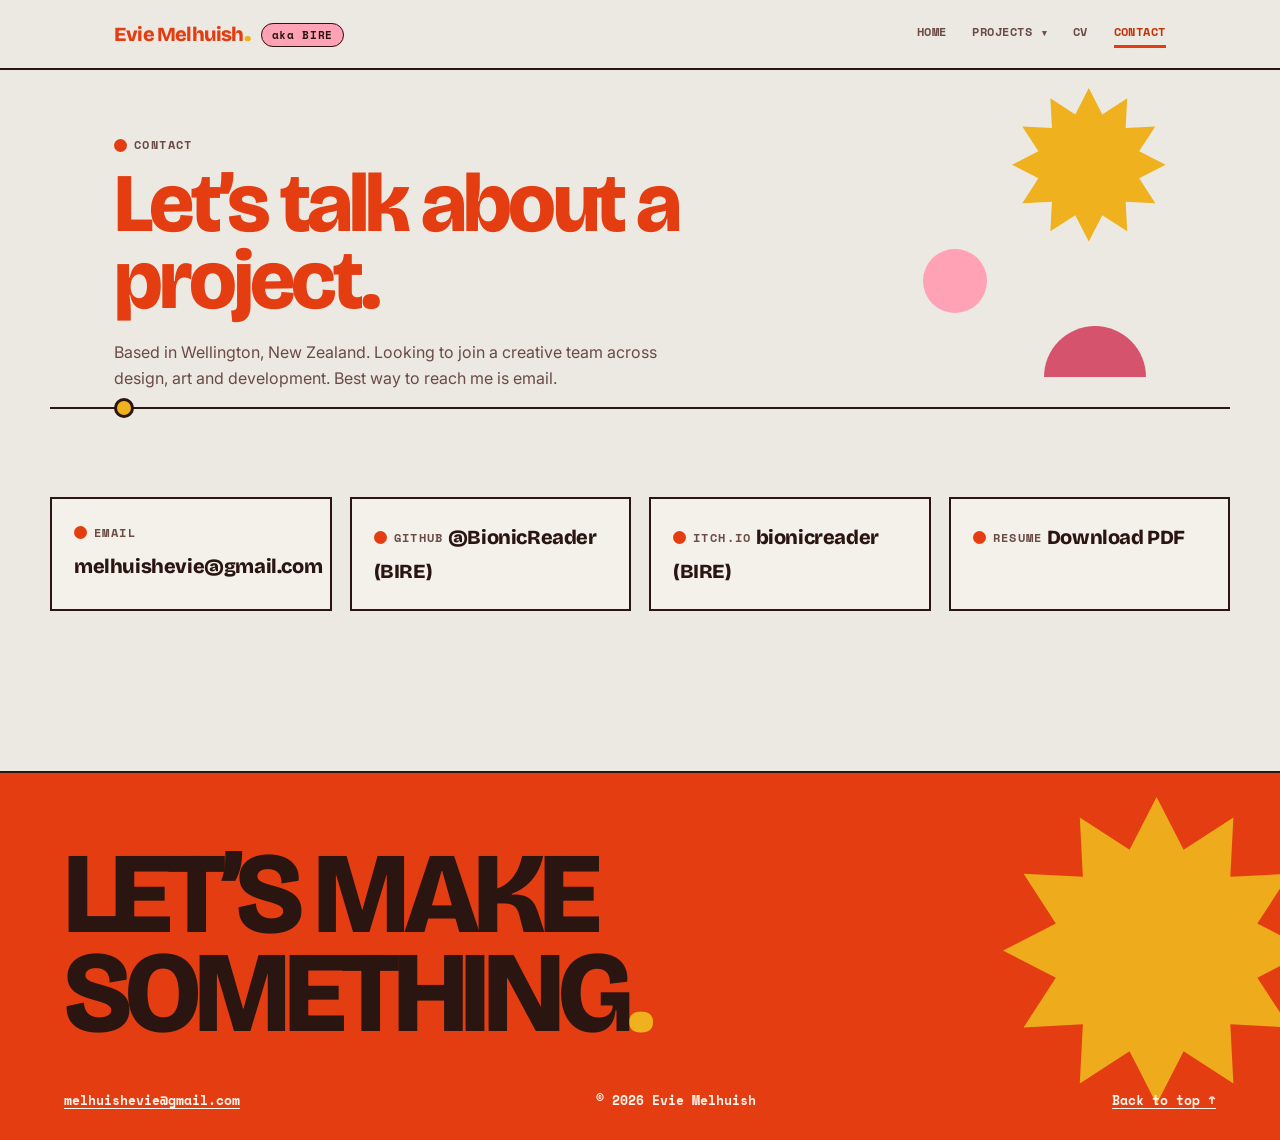
<file: contact.html>
<!DOCTYPE html>
<html lang="en">
<head>
<meta charset="UTF-8">
<meta name="viewport" content="width=device-width, initial-scale=1.0">
<title>Contact | Evie Melhuish</title>
<meta name="description" content="Contact Evie Melhuish, game designer, 3D artist and UI designer based in Wellington, NZ.">
<link rel="preconnect" href="https://fonts.googleapis.com">
<link href="https://fonts.googleapis.com/css2?family=Bricolage+Grotesque:opsz,wght@12..96,500..800&family=Inter:wght@400;500;600&family=Space+Mono:wght@400;700&display=swap" rel="stylesheet">
<link rel="stylesheet" href="css/style.css?v=f9931fb7">
</head>
<body>

<header class="site-header">
  <nav class="nav">
    <a href="index.html" class="nav-name">Evie Melhuish<span class="dot">.</span><span class="nickname-badge">aka BIRE</span></a>
    <button class="nav-toggle" aria-expanded="false" aria-label="Toggle navigation">Menu</button>
    <ul class="nav-links">
      <li><a href="index.html">Home</a></li>
      <li class="has-dropdown">
        <button type="button" class="dropdown-toggle" aria-haspopup="true" aria-expanded="false">Projects <span class="caret" aria-hidden="true">▾</span></button>
        <ul class="dropdown">
          <li><a href="games.html">Games</a></li>
          <li><a href="design.html">Design</a></li>
          <li><a href="animation.html">Animation</a></li>
        </ul>
      </li>
      <li><a href="cv.html">CV</a></li>
      <li><a href="contact.html" aria-current="page">Contact</a></li>
    </ul>
  </nav>
</header>

<main>

  <section class="container page-head" style="padding-top: clamp(40px,6vw,64px);"><span class="shape shape-burst page-burst" aria-hidden="true"><svg viewBox="0 0 100 100" aria-hidden="true" focusable="false"><polygon points="50.0,0.0 58.8,17.2 75.0,6.7 74.0,26.0 93.3,25.0 82.8,41.2 100.0,50.0 82.8,58.8 93.3,75.0 74.0,74.0 75.0,93.3 58.8,82.8 50.0,100.0 41.2,82.8 25.0,93.3 26.0,74.0 6.7,75.0 17.2,58.8 0.0,50.0 17.2,41.2 6.7,25.0 26.0,26.0 25.0,6.7 41.2,17.2"/></svg></span><span class="shape shape-circle page-circle" aria-hidden="true"></span><span class="shape shape-half page-half" aria-hidden="true"></span>
    <p class="eyebrow">Contact</p>
    <h1 class="page-title">Let’s talk about a project.</h1>
    <p class="muted" style="max-width:60ch;">Based in Wellington, New Zealand. Looking to join a creative team across design, art and development. Best way to reach me is email.</p>
  </section>

  <section class="section container">
    <div class="contact-grid">
      <a href="mailto:melhuishevie@gmail.com" class="contact-card">
        <p class="eyebrow">Email</p>
        <strong>melhuishevie@gmail.com</strong>
      </a>
      <a href="https://github.com/BionicReader" class="contact-card" target="_blank" rel="noopener">
        <p class="eyebrow">GitHub</p>
        <strong>@BionicReader (BIRE)</strong>
      </a>
      <a href="https://bionicreader.itch.io/" class="contact-card" target="_blank" rel="noopener">
        <p class="eyebrow">itch.io</p>
        <strong>bionicreader (BIRE)</strong>
      </a>
      <a href="assets/cv/evie-melhuish-cv.pdf" class="contact-card" download>
        <p class="eyebrow">Resume</p>
        <strong>Download PDF</strong>
      </a>
      <!-- LinkedIn: add your profile link here if you want one.
      <a href="https://www.linkedin.com/in/your-profile" class="contact-card" target="_blank" rel="noopener">
        <p class="eyebrow">LinkedIn</p>
        <strong>/in/your-profile</strong>
      </a>
      -->
    </div>
  </section>

</main>

<footer class="site-footer">
  <span class="shape footer-burst" aria-hidden="true"><svg viewBox="0 0 100 100" aria-hidden="true" focusable="false"><polygon points="50.0,0.0 58.8,17.2 75.0,6.7 74.0,26.0 93.3,25.0 82.8,41.2 100.0,50.0 82.8,58.8 93.3,75.0 74.0,74.0 75.0,93.3 58.8,82.8 50.0,100.0 41.2,82.8 25.0,93.3 26.0,74.0 6.7,75.0 17.2,58.8 0.0,50.0 17.2,41.2 6.7,25.0 26.0,26.0 25.0,6.7 41.2,17.2"/></svg></span>
  <div class="container">
    <p class="footer-big"><a href="contact.html">Let’s make something<span class="footer-dot">.</span></a></p>
    <div class="footer-row">
      <a href="mailto:melhuishevie@gmail.com">melhuishevie@gmail.com</a>
      <span>© 2026 Evie Melhuish</span>
      <a href="#">Back to top ↑</a>
    </div>
  </div>
</footer>

<script src="js/main.js?v=f9931fb7"></script>
</body>
</html>
</file>
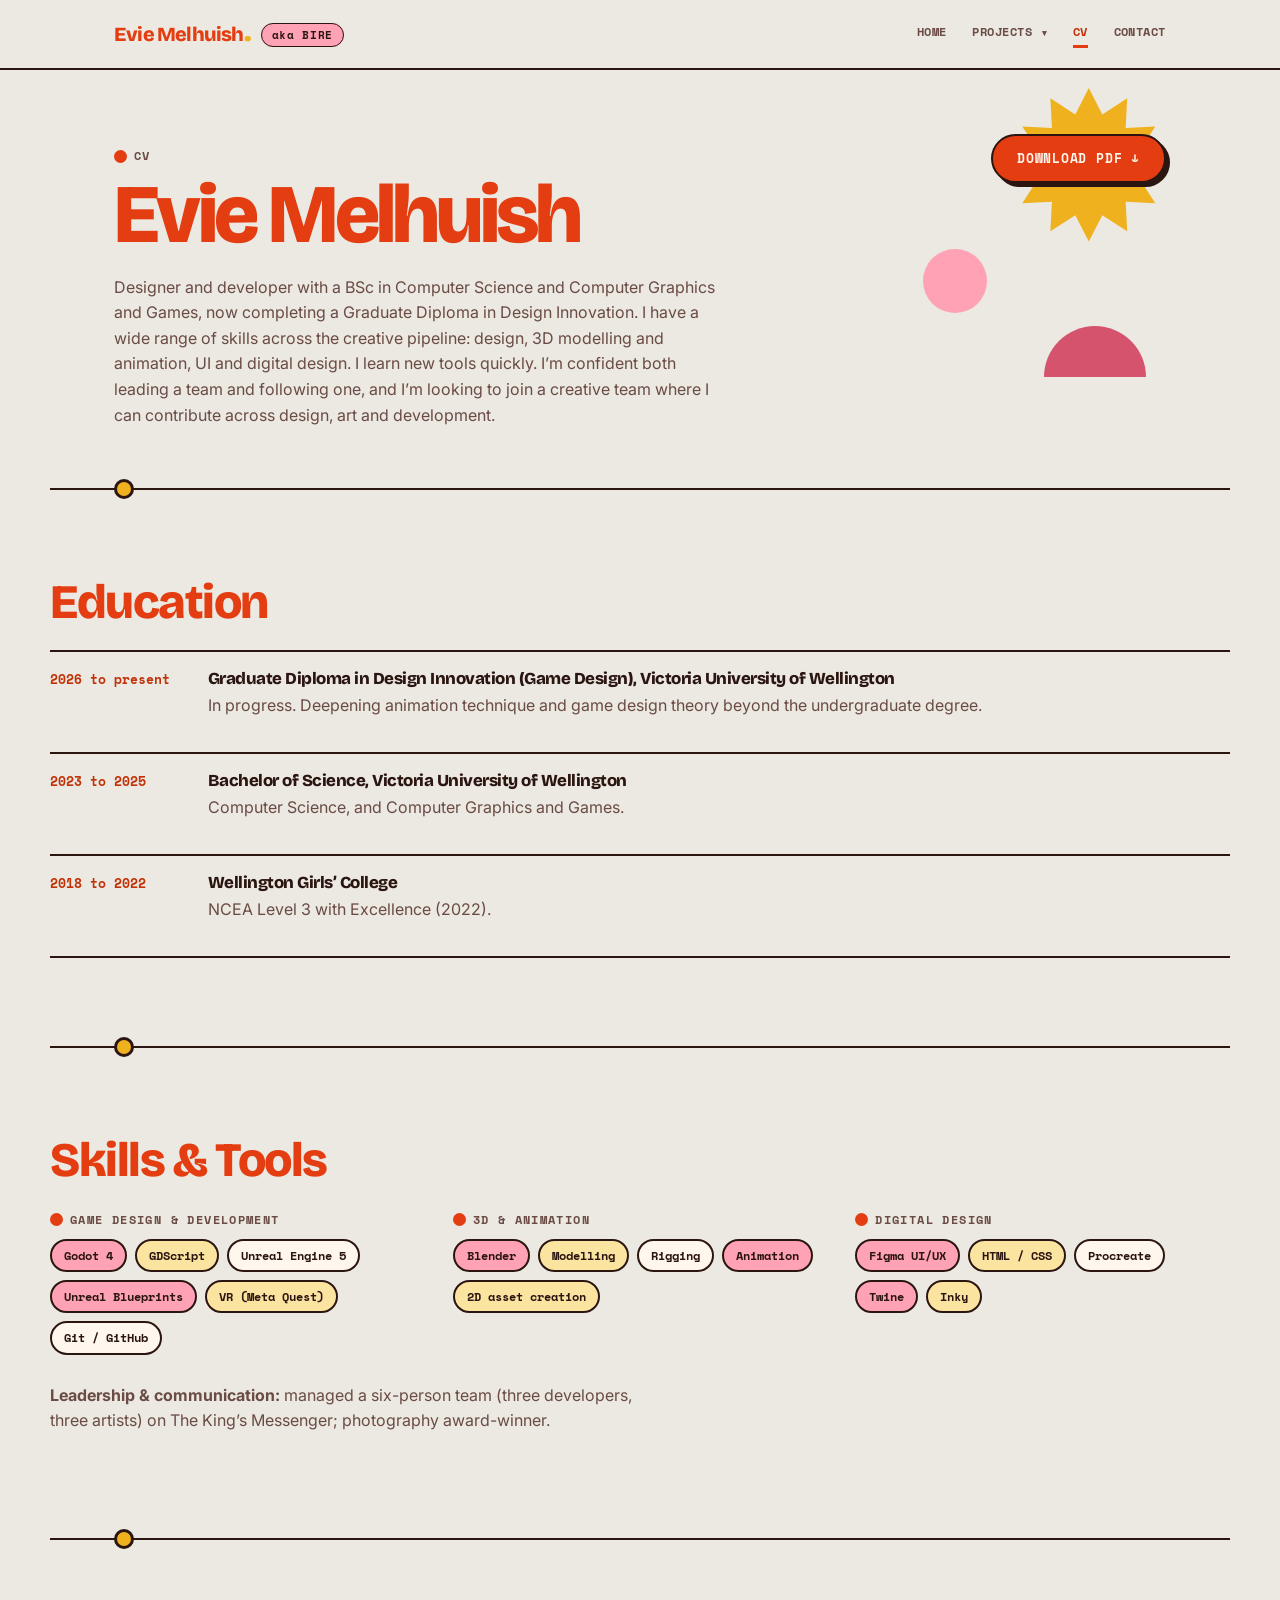
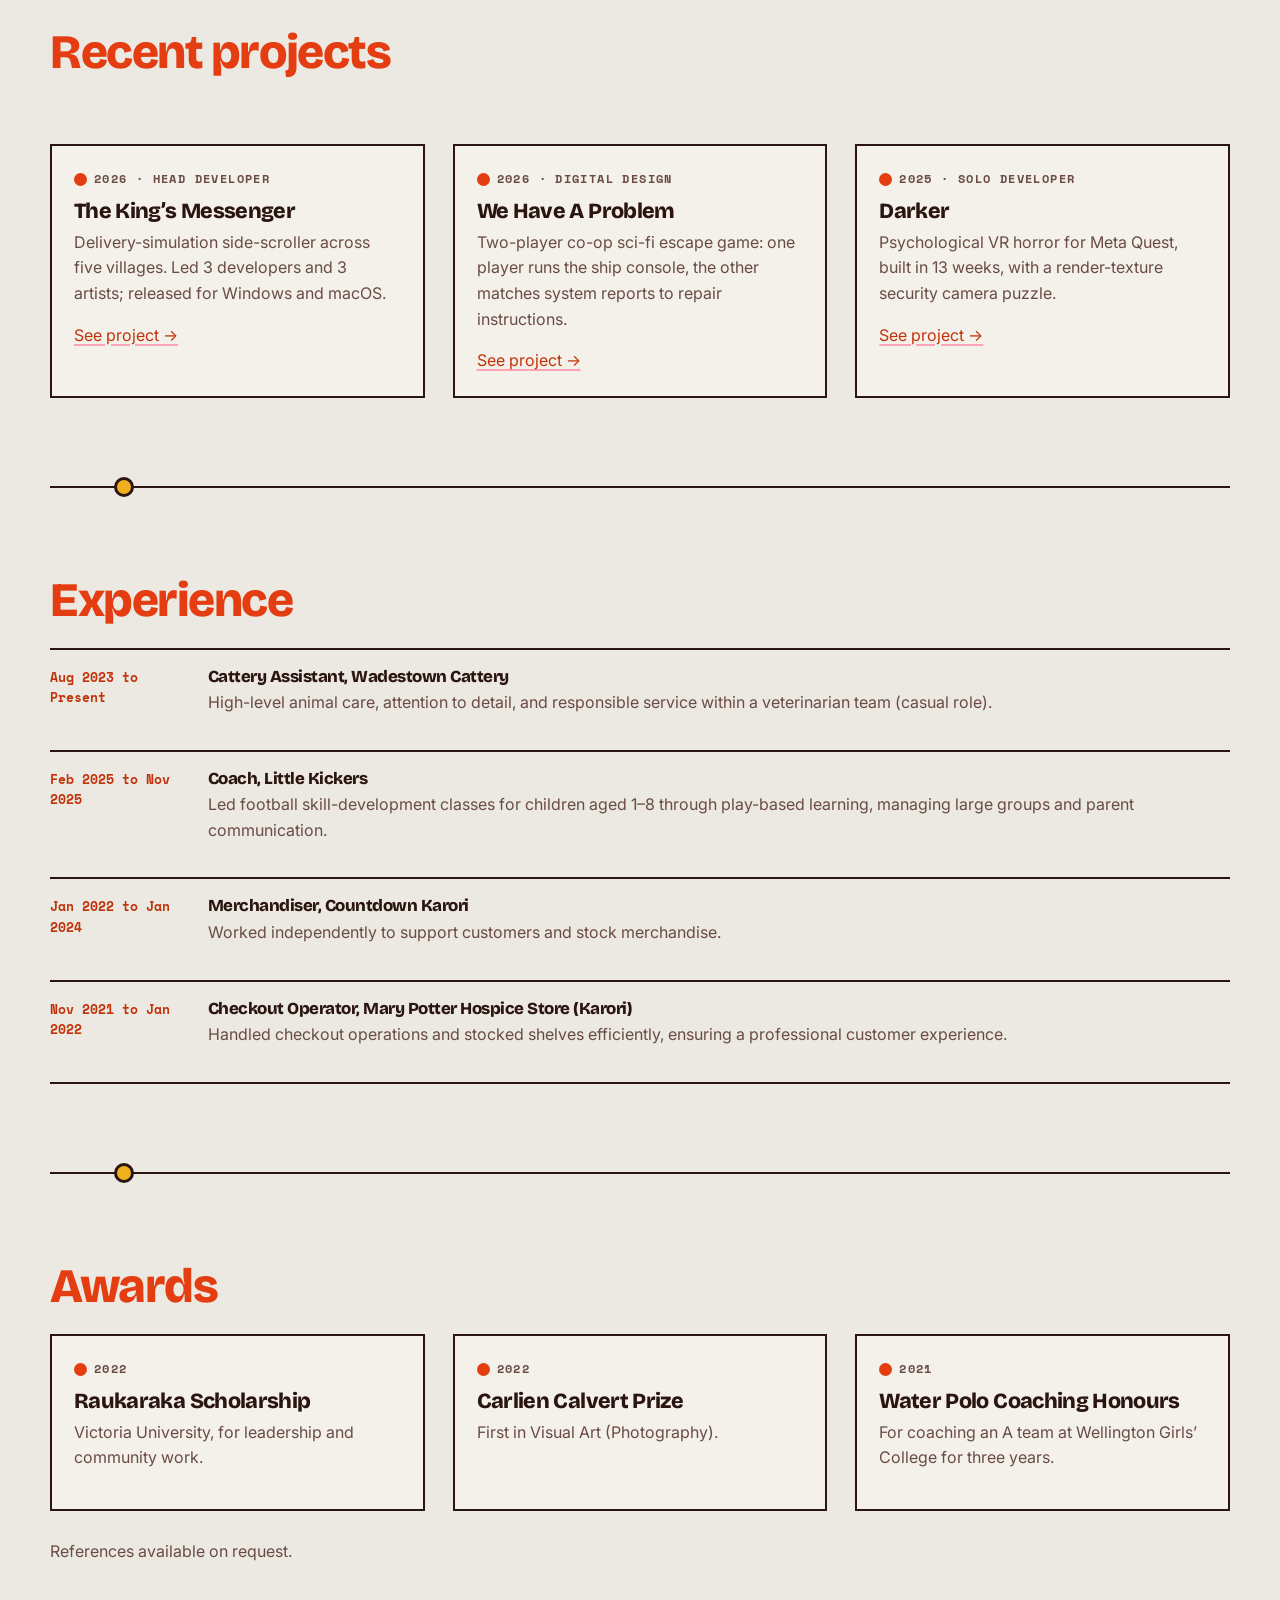
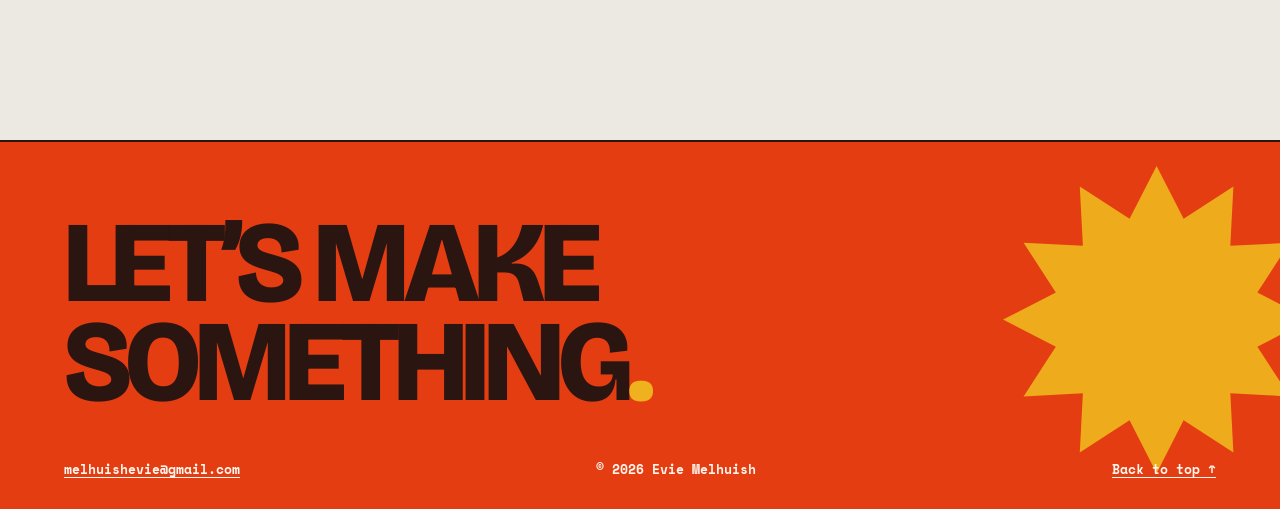
<file: cv.html>
<!DOCTYPE html>
<html lang="en">
<head>
<meta charset="UTF-8">
<meta name="viewport" content="width=device-width, initial-scale=1.0">
<title>CV | Evie Melhuish</title>
<meta name="description" content="CV of Evie Melhuish: game design, 3D art and animation, and UI design. Godot, Unreal Engine, Blender, Figma.">
<link rel="preconnect" href="https://fonts.googleapis.com">
<link href="https://fonts.googleapis.com/css2?family=Bricolage+Grotesque:opsz,wght@12..96,500..800&family=Inter:wght@400;500;600&family=Space+Mono:wght@400;700&display=swap" rel="stylesheet">
<link rel="stylesheet" href="css/style.css?v=f9931fb7">
</head>
<body>

<header class="site-header">
  <nav class="nav">
    <a href="index.html" class="nav-name">Evie Melhuish<span class="dot">.</span><span class="nickname-badge">aka BIRE</span></a>
    <button class="nav-toggle" aria-expanded="false" aria-label="Toggle navigation">Menu</button>
    <ul class="nav-links">
      <li><a href="index.html">Home</a></li>
      <li class="has-dropdown">
        <button type="button" class="dropdown-toggle" aria-haspopup="true" aria-expanded="false">Projects <span class="caret" aria-hidden="true">▾</span></button>
        <ul class="dropdown">
          <li><a href="games.html">Games</a></li>
          <li><a href="design.html">Design</a></li>
          <li><a href="animation.html">Animation</a></li>
        </ul>
      </li>
      <li><a href="cv.html" aria-current="page">CV</a></li>
      <li><a href="contact.html">Contact</a></li>
    </ul>
  </nav>
</header>

<main>

  <section class="container page-head" style="padding-top: clamp(40px,6vw,64px);"><span class="shape shape-burst page-burst" aria-hidden="true"><svg viewBox="0 0 100 100" aria-hidden="true" focusable="false"><polygon points="50.0,0.0 58.8,17.2 75.0,6.7 74.0,26.0 93.3,25.0 82.8,41.2 100.0,50.0 82.8,58.8 93.3,75.0 74.0,74.0 75.0,93.3 58.8,82.8 50.0,100.0 41.2,82.8 25.0,93.3 26.0,74.0 6.7,75.0 17.2,58.8 0.0,50.0 17.2,41.2 6.7,25.0 26.0,26.0 25.0,6.7 41.2,17.2"/></svg></span><span class="shape shape-circle page-circle" aria-hidden="true"></span><span class="shape shape-half page-half" aria-hidden="true"></span>
    <div class="section-head">
      <div>
        <p class="eyebrow">CV</p>
        <h1 class="page-title">Evie Melhuish</h1>
        <p class="muted" style="max-width:62ch; margin-top:10px;">
          Designer and developer with a BSc in Computer Science and Computer Graphics and
          Games, now completing a Graduate Diploma in Design Innovation. I have a wide
          range of skills across the creative pipeline: design, 3D modelling and animation, UI and digital design. I learn new tools quickly. I’m confident
          both leading a team and following one, and I’m looking to join a creative team
          where I can contribute across design, art and development.
        </p>
      </div>
      <a href="assets/cv/evie-melhuish-cv.pdf" class="btn btn-accent" download>Download PDF ↓</a>
    </div>
  </section>

  <!-- EDUCATION -->
  <section class="section container">
    <h2>Education</h2>
    <div class="cv-row">
      <div class="cv-date">2026 to present</div>
      <div>
        <h3 style="font-size:1.05rem; margin-bottom:4px;">Graduate Diploma in Design Innovation (Game Design), Victoria University of Wellington</h3>
        <p class="muted">In progress. Deepening animation technique and game design theory beyond the undergraduate degree.</p>
      </div>
    </div>

    <div class="cv-row">
      <div class="cv-date">2023 to 2025</div>
      <div>
        <h3 style="font-size:1.05rem; margin-bottom:4px;">Bachelor of Science, Victoria University of Wellington</h3>
        <p class="muted">Computer Science, and Computer Graphics and Games.</p>
      </div>
    </div>

    <div class="cv-row">
      <div class="cv-date">2018 to 2022</div>
      <div>
        <h3 style="font-size:1.05rem; margin-bottom:4px;">Wellington Girls’ College</h3>
        <p class="muted">NCEA Level 3 with Excellence (2022).</p>
      </div>
    </div>

  </section>

  <!-- SKILLS -->
  <section class="section container">
    <h2>Skills &amp; Tools</h2>
    <div class="grid-3">
      <div>
        <p class="eyebrow" style="margin-bottom:10px;">Game Design &amp; Development</p>
        <div class="skills-list">
          <span>Godot 4</span><span>GDScript</span><span>Unreal Engine 5</span><span>Unreal Blueprints</span><span>VR (Meta Quest)</span><span>Git / GitHub</span>
        </div>
      </div>
      <div>
        <p class="eyebrow" style="margin-bottom:10px;">3D &amp; Animation</p>
        <div class="skills-list">
          <span>Blender</span><span>Modelling</span><span>Rigging</span><span>Animation</span><span>2D asset creation</span>
        </div>
      </div>
      <div>
        <p class="eyebrow" style="margin-bottom:10px;">Digital Design</p>
        <div class="skills-list">
          <span>Figma UI/UX</span><span>HTML / CSS</span><span>Procreate</span><span>Twine</span><span>Inky</span>
        </div>
      </div>

    </div>
    <p class="muted" style="margin-top:28px; max-width:62ch;"><strong>Leadership &amp; communication:</strong> managed a six-person team (three developers, three artists) on The King’s Messenger; photography award-winner.</p>
  </section>

  <!-- RECENT PROJECTS -->
  <section class="section container">
    <div class="section-head">
      <h2>Recent projects</h2>
    </div>
    <div class="grid-3">
      <div class="card">
        <p class="eyebrow">2026 · Head Developer</p>
        <h3>The King’s Messenger</h3>
        <p class="muted">Delivery-simulation side-scroller across five villages. Led 3 developers and 3 artists; released for Windows and macOS.</p>
        <a href="games.html#kings-messenger" class="text-link">See project →</a>
      </div>
      <div class="card">
        <p class="eyebrow">2026 · Digital Design</p>
        <h3>We Have A Problem</h3>
        <p class="muted">Two-player co-op sci-fi escape game: one player runs the ship console, the other matches system reports to repair instructions.</p>
        <a href="design.html#we-have-a-problem" class="text-link">See project →</a>
      </div>
      <div class="card">
        <p class="eyebrow">2025 · Solo Developer</p>
        <h3>Darker</h3>
        <p class="muted">Psychological VR horror for Meta Quest, built in 13 weeks, with a render-texture security camera puzzle.</p>
        <a href="games.html#darker" class="text-link">See project →</a>
      </div>
    </div>
  </section>

  <!-- EXPERIENCE -->
  <section class="section container">
    <h2>Experience</h2>
    <div class="cv-row">
      <div class="cv-date">Aug 2023 to Present</div>
      <div>
        <h3 style="font-size:1.05rem; margin-bottom:4px;">Cattery Assistant, Wadestown Cattery</h3>
        <p class="muted">High-level animal care, attention to detail, and responsible service within a veterinarian team (casual role).</p>
      </div>
    </div>

    <div class="cv-row">
      <div class="cv-date">Feb 2025 to Nov 2025</div>
      <div>
        <h3 style="font-size:1.05rem; margin-bottom:4px;">Coach, Little Kickers</h3>
        <p class="muted">Led football skill-development classes for children aged 1–8 through play-based learning, managing large groups and parent communication.</p>
      </div>
    </div>

    <div class="cv-row">
      <div class="cv-date">Jan 2022 to Jan 2024</div>
      <div>
        <h3 style="font-size:1.05rem; margin-bottom:4px;">Merchandiser, Countdown Karori</h3>
        <p class="muted">Worked independently to support customers and stock merchandise.</p>
      </div>
    </div>

    <div class="cv-row">
      <div class="cv-date">Nov 2021 to Jan 2022</div>
      <div>
        <h3 style="font-size:1.05rem; margin-bottom:4px;">Checkout Operator, Mary Potter Hospice Store (Karori)</h3>
        <p class="muted">Handled checkout operations and stocked shelves efficiently, ensuring a professional customer experience.</p>
      </div>
    </div>

  </section>

  <!-- AWARDS -->
  <section class="section container">
    <h2>Awards</h2>
    <div class="grid-3">
      <div class="card">
        <p class="eyebrow">2022</p>
        <h3>Raukaraka Scholarship</h3>
        <p class="muted">Victoria University, for leadership and community work.</p>
      </div>
      <div class="card">
        <p class="eyebrow">2022</p>
        <h3>Carlien Calvert Prize</h3>
        <p class="muted">First in Visual Art (Photography).</p>
      </div>
      <div class="card">
        <p class="eyebrow">2021</p>
        <h3>Water Polo Coaching Honours</h3>
        <p class="muted">For coaching an A team at Wellington Girls’ College for three years.</p>
      </div>
    </div>
    <p class="muted" style="margin-top:28px;">References available on request.</p>
  </section>

</main>

<footer class="site-footer">
  <span class="shape footer-burst" aria-hidden="true"><svg viewBox="0 0 100 100" aria-hidden="true" focusable="false"><polygon points="50.0,0.0 58.8,17.2 75.0,6.7 74.0,26.0 93.3,25.0 82.8,41.2 100.0,50.0 82.8,58.8 93.3,75.0 74.0,74.0 75.0,93.3 58.8,82.8 50.0,100.0 41.2,82.8 25.0,93.3 26.0,74.0 6.7,75.0 17.2,58.8 0.0,50.0 17.2,41.2 6.7,25.0 26.0,26.0 25.0,6.7 41.2,17.2"/></svg></span>
  <div class="container">
    <p class="footer-big"><a href="contact.html">Let’s make something<span class="footer-dot">.</span></a></p>
    <div class="footer-row">
      <a href="mailto:melhuishevie@gmail.com">melhuishevie@gmail.com</a>
      <span>© 2026 Evie Melhuish</span>
      <a href="#">Back to top ↑</a>
    </div>
  </div>
</footer>

<script src="js/main.js?v=f9931fb7"></script>
</body>
</html>
</file>
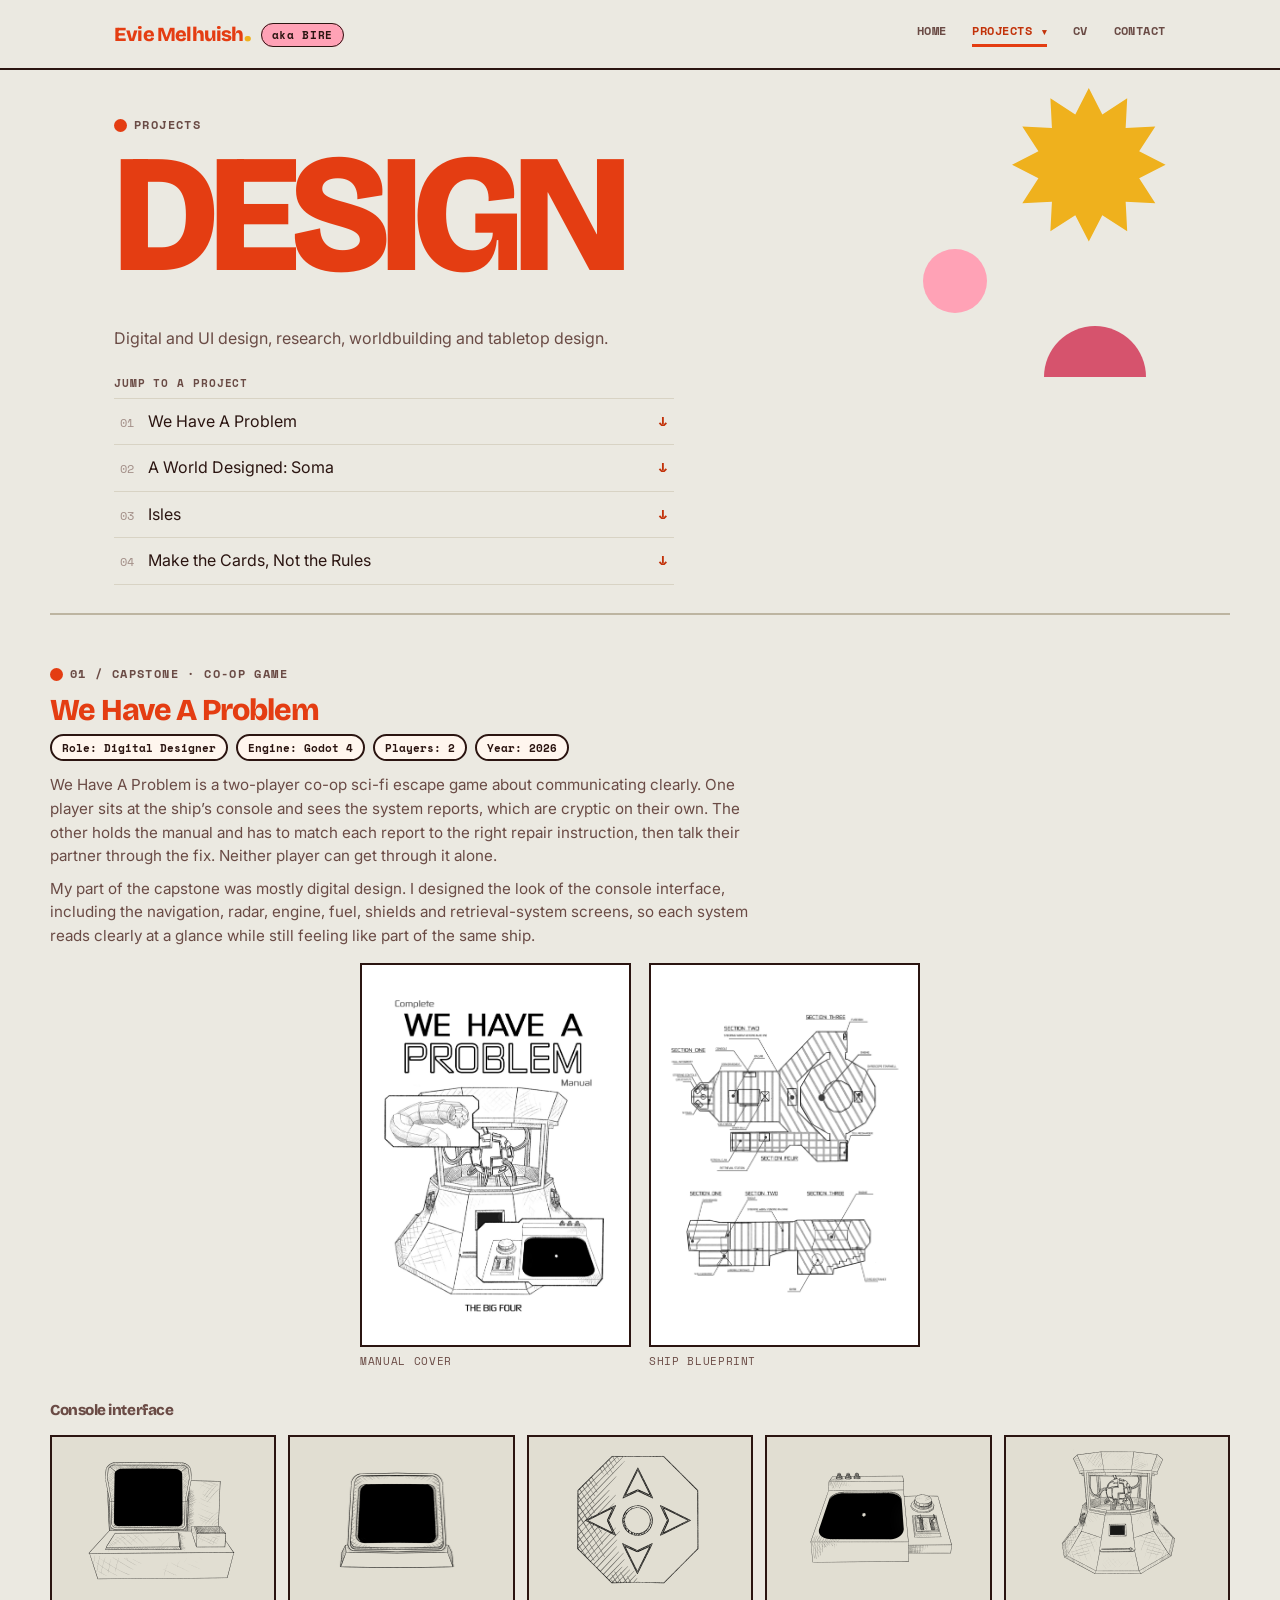
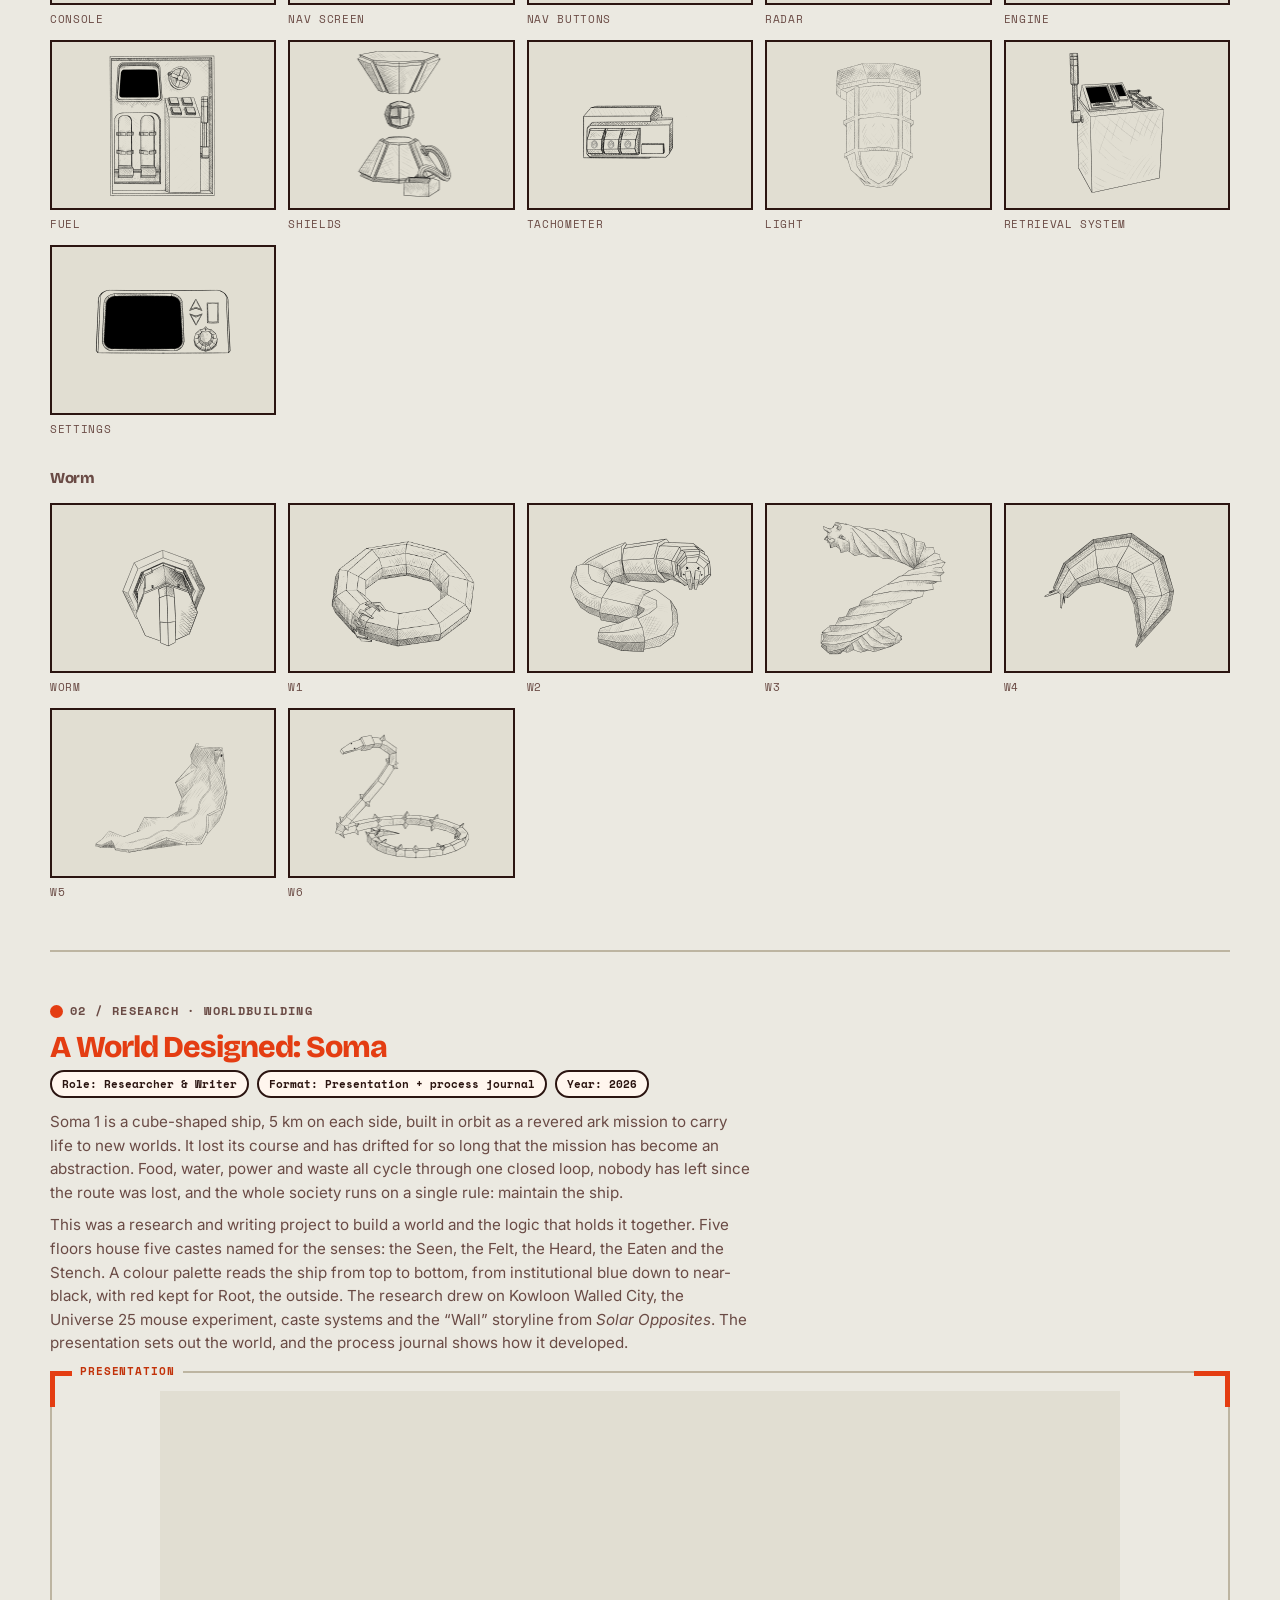
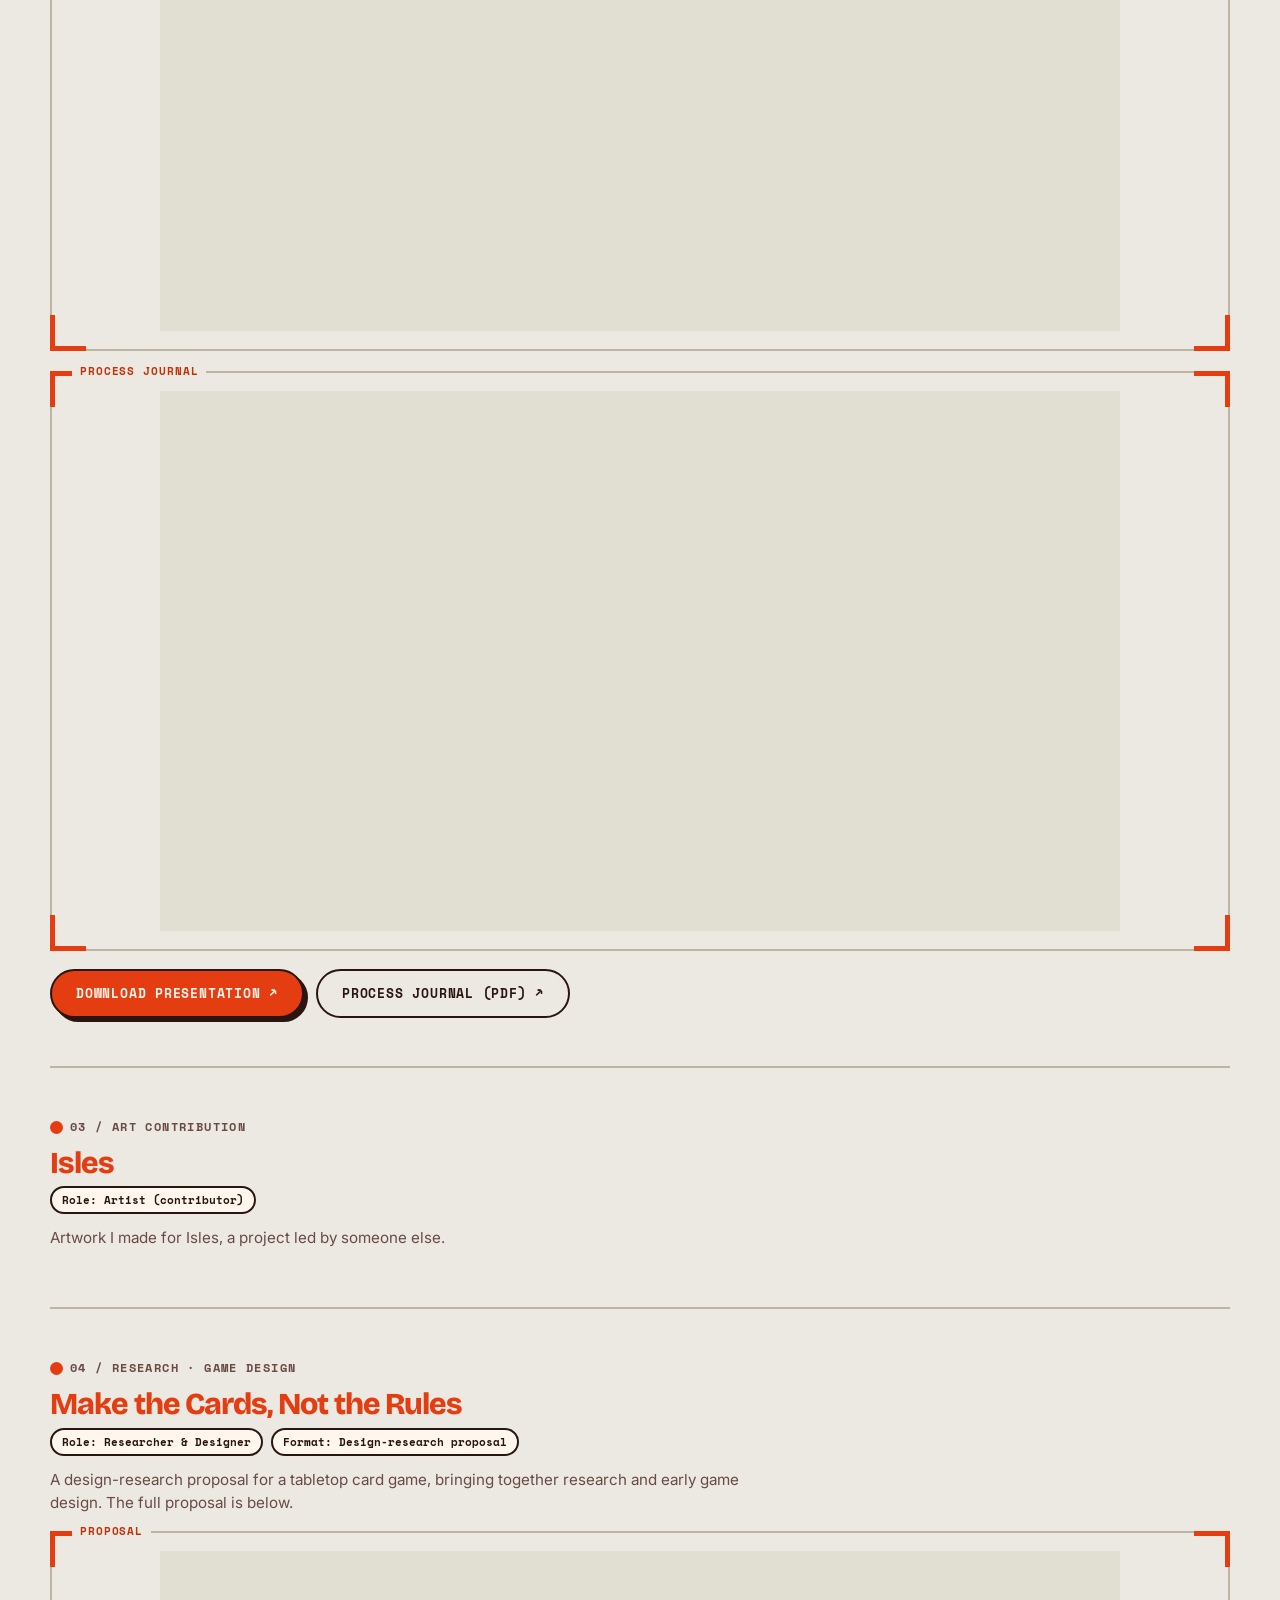
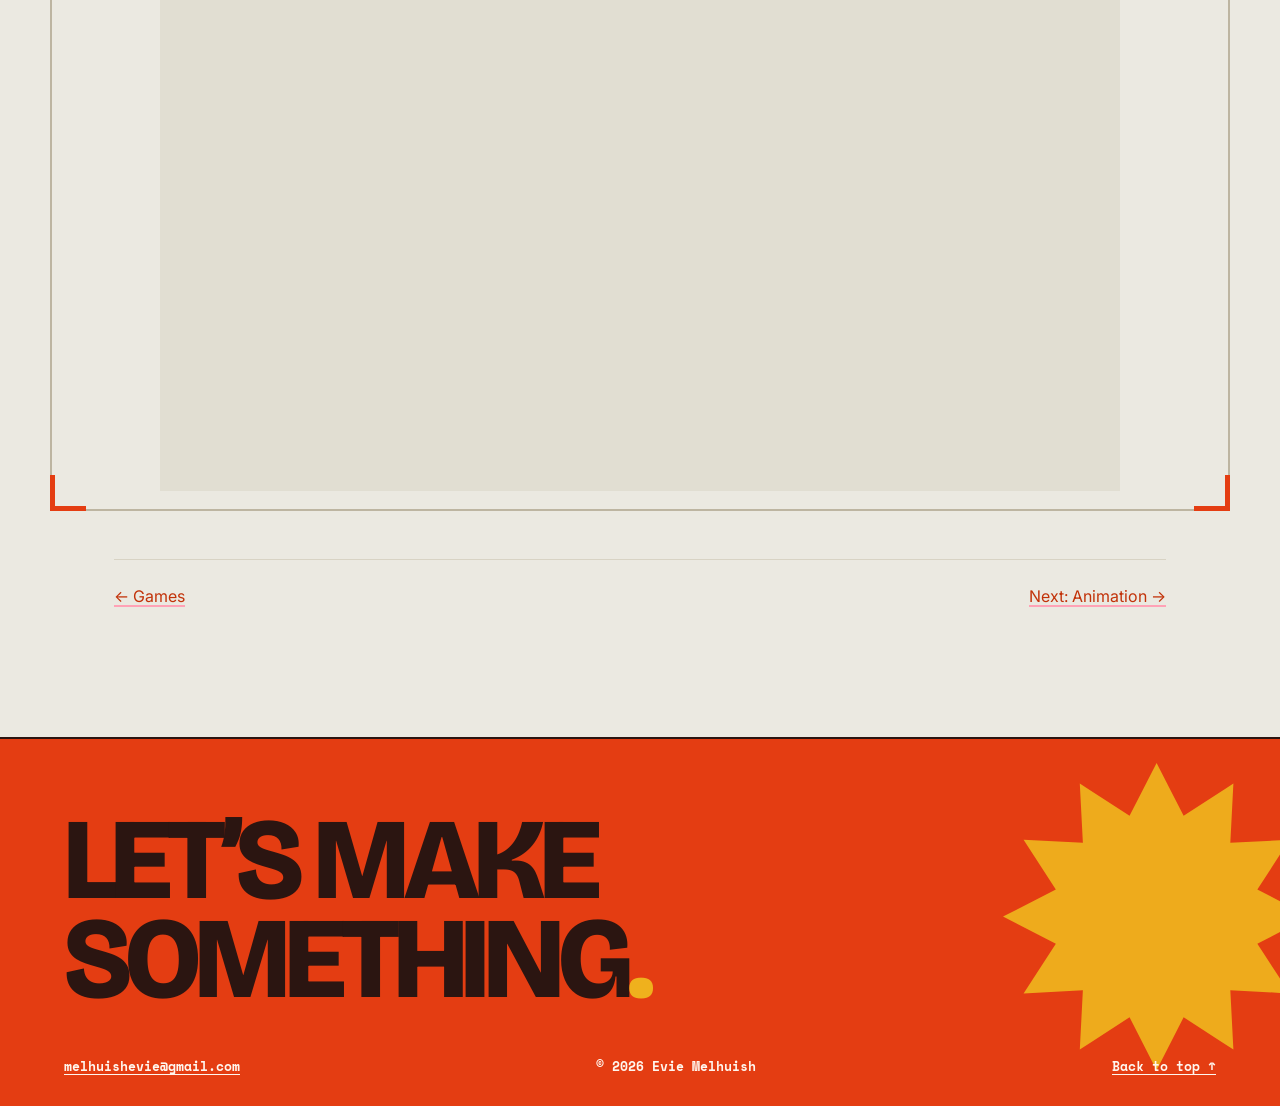
<file: design.html>
<!DOCTYPE html>
<html lang="en">
<head>
<meta charset="UTF-8">
<meta name="viewport" content="width=device-width, initial-scale=1.0">
<title>Design | Evie Melhuish</title>
<meta name="description" content="Design projects by Evie Melhuish: We Have A Problem, A World Designed: Soma, Isles, Make the Cards, Not the Rules.">
<link rel="preconnect" href="https://fonts.googleapis.com">
<link href="https://fonts.googleapis.com/css2?family=Bricolage+Grotesque:opsz,wght@12..96,500..800&family=Inter:wght@400;500;600&family=Space+Mono:wght@400;700&display=swap" rel="stylesheet">
<link rel="stylesheet" href="css/style.css?v=f9931fb7">
</head>
<body>

<header class="site-header">
  <nav class="nav">
    <a href="index.html" class="nav-name">Evie Melhuish<span class="dot">.</span><span class="nickname-badge">aka BIRE</span></a>
    <button class="nav-toggle" aria-expanded="false" aria-label="Toggle navigation">Menu</button>
    <ul class="nav-links">
      <li><a href="index.html">Home</a></li>
      <li class="has-dropdown">
        <button type="button" class="dropdown-toggle" aria-haspopup="true" aria-expanded="false" aria-current="page">Projects <span class="caret" aria-hidden="true">▾</span></button>
        <ul class="dropdown">
          <li><a href="games.html">Games</a></li>
          <li><a href="design.html" aria-current="page">Design</a></li>
          <li><a href="animation.html">Animation</a></li>
        </ul>
      </li>
      <li><a href="cv.html">CV</a></li>
      <li><a href="contact.html">Contact</a></li>
    </ul>
  </nav>
</header>

<main>

  <section class="container page-head" style="padding-top: clamp(28px,4vw,44px);"><span class="shape shape-burst page-burst" aria-hidden="true"><svg viewBox="0 0 100 100" aria-hidden="true" focusable="false"><polygon points="50.0,0.0 58.8,17.2 75.0,6.7 74.0,26.0 93.3,25.0 82.8,41.2 100.0,50.0 82.8,58.8 93.3,75.0 74.0,74.0 75.0,93.3 58.8,82.8 50.0,100.0 41.2,82.8 25.0,93.3 26.0,74.0 6.7,75.0 17.2,58.8 0.0,50.0 17.2,41.2 6.7,25.0 26.0,26.0 25.0,6.7 41.2,17.2"/></svg></span><span class="shape shape-circle page-circle" aria-hidden="true"></span><span class="shape shape-half page-half" aria-hidden="true"></span>
    <p class="eyebrow">Projects</p>
    <h1 class="page-title page-title--xl">Design</h1>
    <p class="muted" style="max-width:60ch;">Digital and UI design, research, worldbuilding and tabletop design.</p>
    <p class="list-label">Jump to a project</p>
    <ul class="project-list" aria-label="Projects in Design">
      <li><a href="#we-have-a-problem"><span class="n">01</span><span class="t">We Have A Problem</span><span class="go" aria-hidden="true">↓</span></a></li>
      <li><a href="#soma"><span class="n">02</span><span class="t">A World Designed: Soma</span><span class="go" aria-hidden="true">↓</span></a></li>
      <li><a href="#isles"><span class="n">03</span><span class="t">Isles</span><span class="go" aria-hidden="true">↓</span></a></li>
      <li><a href="#tabletop-proposal"><span class="n">04</span><span class="t">Make the Cards, Not the Rules</span><span class="go" aria-hidden="true">↓</span></a></li>
    </ul>
  </section>

  <!-- ################################################################
       DESIGN PROJECTS
       To add a project: copy a <section class="project-block"> below, change its id,
       and add a matching link in the pill list at the top of this page.
       ################################################################ -->

  <!-- =====================================================================
       WE HAVE A PROBLEM
       ===================================================================== -->
  <section id="we-have-a-problem" class="project-block container">
    <p class="eyebrow">01 / Capstone · Co-op Game</p>
    <h2>We Have A Problem</h2>
    <div class="project-meta">
      <span>Role: Digital Designer</span>
      <span>Engine: Godot 4</span>
      <span>Players: 2</span>
      <span>Year: 2026</span>
    </div>
    <!-- TODO: check the interface list in the second paragraph matches what you designed; rename the “Worm” group and the W1–W6 captions if they mean something specific. -->
    <p class="muted" style="max-width:70ch;">
      We Have A Problem is a two-player co-op sci-fi escape game about communicating clearly. One player sits at the ship’s console and sees the system reports, which are cryptic on their own. The other holds the manual and has to match each report to the right repair instruction, then talk their partner through the fix. Neither player can get through it alone.
    </p>
    <p class="muted" style="max-width:70ch;">
      My part of the capstone was mostly digital design. I designed the look of the console interface, including the navigation, radar, engine, fuel, shields and retrieval-system screens, so each system reads clearly at a glance while still feeling like part of the same ship.
    </p>

    <div class="doc-pair">
      <figure>
        <img src="assets/img/we-have-a-problem-01-cover.jpg" alt="We Have A Problem: manual cover" loading="lazy">
        <figcaption>Manual cover</figcaption>
      </figure>
      <figure>
        <img src="assets/img/we-have-a-problem-02-blueprint.png" alt="We Have A Problem: ship blueprint" loading="lazy">
        <figcaption>Ship blueprint</figcaption>
      </figure>
    </div>

    <h3 class="still-group-title">Console interface</h3>
    <div class="still-grid still-grid--contain">
      <figure>
        <img src="assets/img/we-have-a-problem-console.png" alt="We Have A Problem: console" loading="lazy">
        <figcaption>Console</figcaption>
      </figure>
      <figure>
        <img src="assets/img/we-have-a-problem-nav-screen.png" alt="We Have A Problem: nav screen" loading="lazy">
        <figcaption>Nav screen</figcaption>
      </figure>
      <figure>
        <img src="assets/img/we-have-a-problem-nav-buttons.png" alt="We Have A Problem: nav buttons" loading="lazy">
        <figcaption>Nav buttons</figcaption>
      </figure>
      <figure>
        <img src="assets/img/we-have-a-problem-radar.png" alt="We Have A Problem: radar" loading="lazy">
        <figcaption>Radar</figcaption>
      </figure>
      <figure>
        <img src="assets/img/we-have-a-problem-engine.png" alt="We Have A Problem: engine" loading="lazy">
        <figcaption>Engine</figcaption>
      </figure>
      <figure>
        <img src="assets/img/we-have-a-problem-fuel.png" alt="We Have A Problem: fuel" loading="lazy">
        <figcaption>Fuel</figcaption>
      </figure>
      <figure>
        <img src="assets/img/we-have-a-problem-shields.png" alt="We Have A Problem: shields" loading="lazy">
        <figcaption>Shields</figcaption>
      </figure>
      <figure>
        <img src="assets/img/we-have-a-problem-tachometer.png" alt="We Have A Problem: tachometer" loading="lazy">
        <figcaption>Tachometer</figcaption>
      </figure>
      <figure>
        <img src="assets/img/we-have-a-problem-light.png" alt="We Have A Problem: light" loading="lazy">
        <figcaption>Light</figcaption>
      </figure>
      <figure>
        <img src="assets/img/we-have-a-problem-retrieval-system.png" alt="We Have A Problem: retrieval system" loading="lazy">
        <figcaption>Retrieval system</figcaption>
      </figure>
      <figure>
        <img src="assets/img/we-have-a-problem-settings.png" alt="We Have A Problem: settings" loading="lazy">
        <figcaption>Settings</figcaption>
      </figure>
    </div>

    <h3 class="still-group-title">Worm</h3>
    <div class="still-grid still-grid--contain">
      <figure>
        <img src="assets/img/we-have-a-problem-worm.png" alt="We Have A Problem: worm" loading="lazy">
        <figcaption>Worm</figcaption>
      </figure>
      <figure>
        <img src="assets/img/we-have-a-problem-worm-w1.png" alt="We Have A Problem: w1" loading="lazy">
        <figcaption>W1</figcaption>
      </figure>
      <figure>
        <img src="assets/img/we-have-a-problem-worm-w2.png" alt="We Have A Problem: w2" loading="lazy">
        <figcaption>W2</figcaption>
      </figure>
      <figure>
        <img src="assets/img/we-have-a-problem-worm-w3.png" alt="We Have A Problem: w3" loading="lazy">
        <figcaption>W3</figcaption>
      </figure>
      <figure>
        <img src="assets/img/we-have-a-problem-worm-w4.png" alt="We Have A Problem: w4" loading="lazy">
        <figcaption>W4</figcaption>
      </figure>
      <figure>
        <img src="assets/img/we-have-a-problem-worm-w5.png" alt="We Have A Problem: w5" loading="lazy">
        <figcaption>W5</figcaption>
      </figure>
      <figure>
        <img src="assets/img/we-have-a-problem-worm-w6.png" alt="We Have A Problem: w6" loading="lazy">
        <figcaption>W6</figcaption>
      </figure>
    </div>
  </section>

  <!-- =====================================================================
       A WORLD DESIGNED: SOMA
       ===================================================================== -->
  <section id="soma" class="project-block container">
    <p class="eyebrow">02 / Research · Worldbuilding</p>
    <h2>A World Designed: Soma</h2>
    <div class="project-meta">
      <span>Role: Researcher &amp; Writer</span>
      <span>Format: Presentation + process journal</span>
      <span>Year: 2026</span>
    </div>
    <p class="muted" style="max-width:70ch;">
      Soma 1 is a cube-shaped ship, 5 km on each side, built in orbit as a revered ark mission to carry life to new worlds. It lost its course and has drifted for so long that the mission has become an abstraction. Food, water, power and waste all cycle through one closed loop, nobody has left since the route was lost, and the whole society runs on a single rule: maintain the ship.
    </p>
    <p class="muted" style="max-width:70ch;">
      This was a research and writing project to build a world and the logic that holds it together. Five floors house five castes named for the senses: the Seen, the Felt, the Heard, the Eaten and the Stench. A colour palette reads the ship from top to bottom, from institutional blue down to near-black, with red kept for Root, the outside. The research drew on Kowloon Walled City, the Universe 25 mouse experiment, caste systems and the “Wall” storyline from <em>Solar Opposites</em>. The presentation sets out the world, and the process journal shows how it developed.
    </p>

    <div class="frame" style="margin-top:16px;">
      <span class="fr fr-tl"></span><span class="fr fr-tr"></span>
      <span class="fr fr-bl"></span><span class="fr fr-br"></span>
      <span class="frame-label">Presentation</span>
      <div class="embed-wrap">
        <!-- PDF at assets/docs/soma-presentation.pdf. Phone browsers may only show page 1, so the download buttons below matter. -->
        <iframe src="assets/docs/soma-presentation.pdf#view=Fit" title="A World Designed: Soma: presentation" loading="lazy"></iframe>
      </div>
    </div>

    <div class="frame" style="margin-top:20px;">
      <span class="fr fr-tl"></span><span class="fr fr-tr"></span>
      <span class="fr fr-bl"></span><span class="fr fr-br"></span>
      <span class="frame-label">Process journal</span>
      <div class="embed-wrap">
        <!-- PDF at assets/docs/soma-process-journal.pdf -->
        <iframe src="assets/docs/soma-process-journal.pdf#view=Fit" title="Soma: process journal" loading="lazy"></iframe>
      </div>
    </div>

    <div class="project-links">
      <a href="assets/docs/soma-presentation.pdf" class="btn btn-accent" target="_blank" rel="noopener">Download presentation ↗</a>
      <a href="assets/docs/soma-process-journal.pdf" class="btn" target="_blank" rel="noopener">Process journal (PDF) ↗</a>
    </div>
  </section>

  <!-- =====================================================================
       ISLES
       ===================================================================== -->
  <section id="isles" class="project-block container">
    <p class="eyebrow">03 / Art Contribution</p>
    <h2>Isles</h2>
    <div class="project-meta">
      <span>Role: Artist (contributor)</span>
    </div>
    <!-- TODO: confirm this entry (art for someone else’s Isles project), add who led it and your tools, then add images. -->
    <p class="muted" style="max-width:70ch;">
      Artwork I made for Isles, a project led by someone else.
    </p>

    <!-- IMAGES: add files to assets/img/ and uncomment this block.
    <div class="still-grid">
      <figure>
        <img src="assets/img/isles-01.jpg" alt="Isles: image 1" loading="lazy">
        <figcaption>Caption</figcaption>
      </figure>
      <figure>
        <img src="assets/img/isles-02.jpg" alt="Isles: image 2" loading="lazy">
        <figcaption>Caption</figcaption>
      </figure>
    </div>
    -->
  </section>

  <!-- =====================================================================
       MAKE THE CARDS, NOT THE RULES
       ===================================================================== -->
  <section id="tabletop-proposal" class="project-block container">
    <p class="eyebrow">04 / Research · Game Design</p>
    <h2>Make the Cards, Not the Rules</h2>
    <div class="project-meta">
      <span>Role: Researcher &amp; Designer</span>
      <span>Format: Design-research proposal</span>
    </div>
    <!-- TODO: add a line or two on the game’s premise and what you researched. The title slide shows your student ID, so consider removing it from the deck. -->
    <p class="muted" style="max-width:70ch;">
      A design-research proposal for a tabletop card game, bringing together research and early game design. The full proposal is below.
    </p>

    <div class="frame" style="margin-top:16px;">
      <span class="fr fr-tl"></span><span class="fr fr-tr"></span>
      <span class="fr fr-bl"></span><span class="fr fr-br"></span>
      <span class="frame-label">Proposal</span>
      <div class="embed-wrap">
        <!-- Google Slides published embed. To change it: File → Share → Publish to web → Embed. -->
        <iframe src="https://docs.google.com/presentation/d/e/2PACX-1vTLk97lHOGTPKbKuDwPbe-ce8BWeGiiJG-_oTeMfnyC0dHIF9Ift6_q9YVSnaFmUEcqXMQxekKR1gQm/pubembed?start=false&loop=true&delayms=3000" title="Make the Cards, Not the Rules: proposal slides" allowfullscreen loading="lazy"></iframe>
      </div>
    </div>
  </section>

  <div class="container">
    <div class="page-nav">
      <a href="games.html" class="text-link">← Games</a>
      <a href="animation.html" class="text-link">Next: Animation →</a>
    </div>
  </div>

</main>

<footer class="site-footer">
  <span class="shape footer-burst" aria-hidden="true"><svg viewBox="0 0 100 100" aria-hidden="true" focusable="false"><polygon points="50.0,0.0 58.8,17.2 75.0,6.7 74.0,26.0 93.3,25.0 82.8,41.2 100.0,50.0 82.8,58.8 93.3,75.0 74.0,74.0 75.0,93.3 58.8,82.8 50.0,100.0 41.2,82.8 25.0,93.3 26.0,74.0 6.7,75.0 17.2,58.8 0.0,50.0 17.2,41.2 6.7,25.0 26.0,26.0 25.0,6.7 41.2,17.2"/></svg></span>
  <div class="container">
    <p class="footer-big"><a href="contact.html">Let’s make something<span class="footer-dot">.</span></a></p>
    <div class="footer-row">
      <a href="mailto:melhuishevie@gmail.com">melhuishevie@gmail.com</a>
      <span>© 2026 Evie Melhuish</span>
      <a href="#">Back to top ↑</a>
    </div>
  </div>
</footer>

<script src="js/main.js?v=f9931fb7"></script>
</body>
</html>
</file>
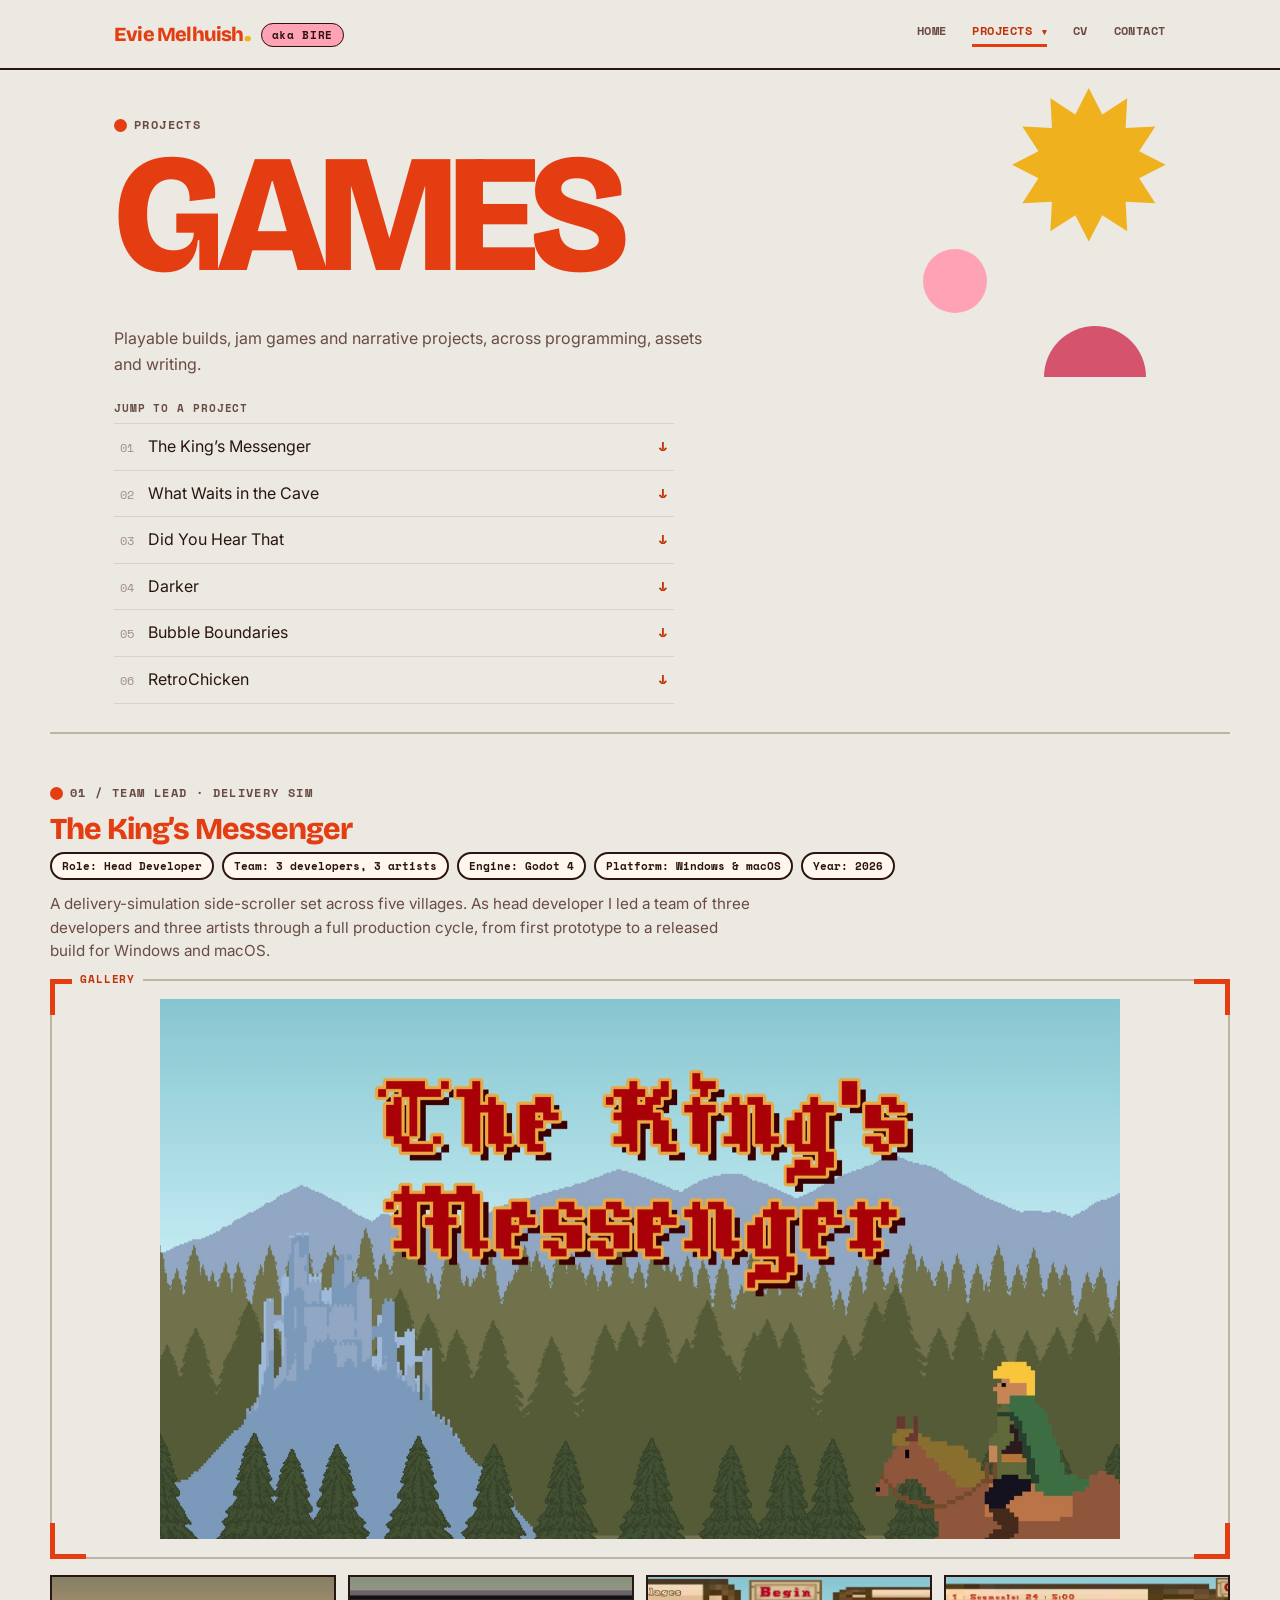
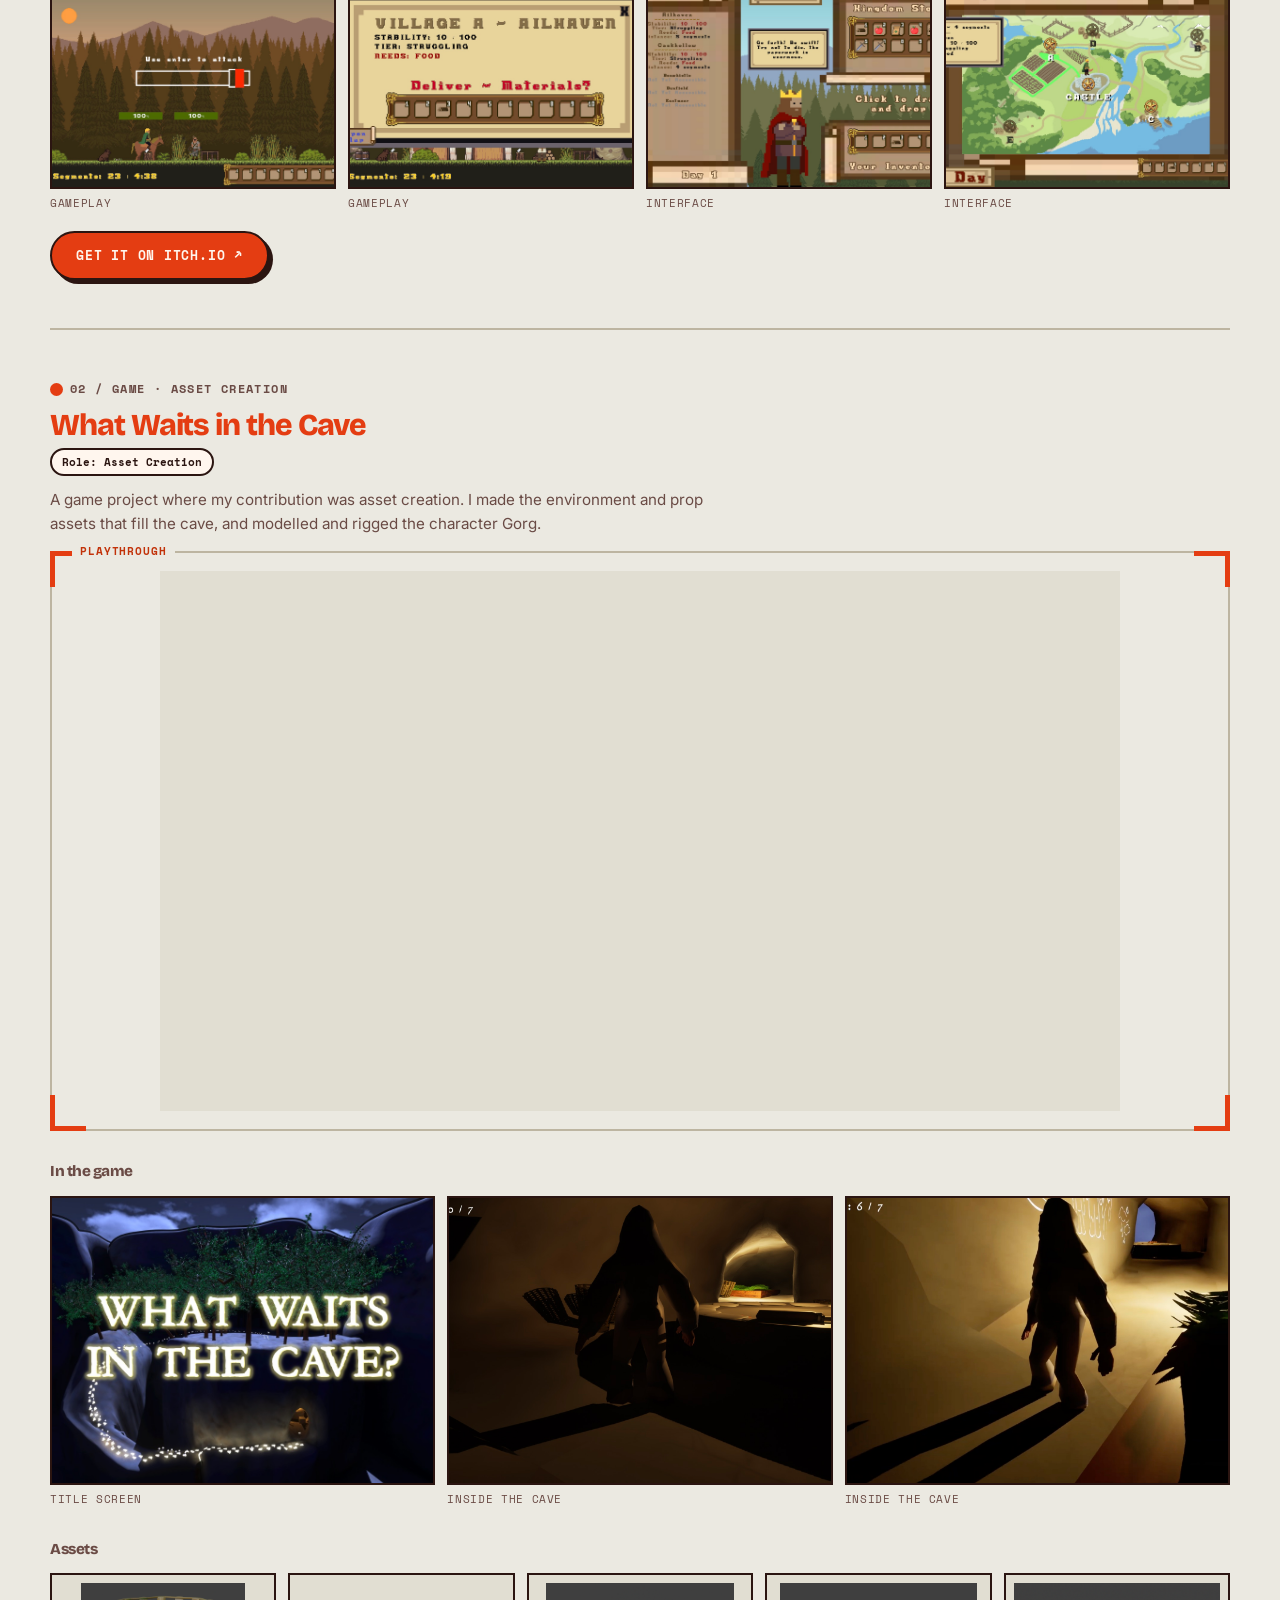
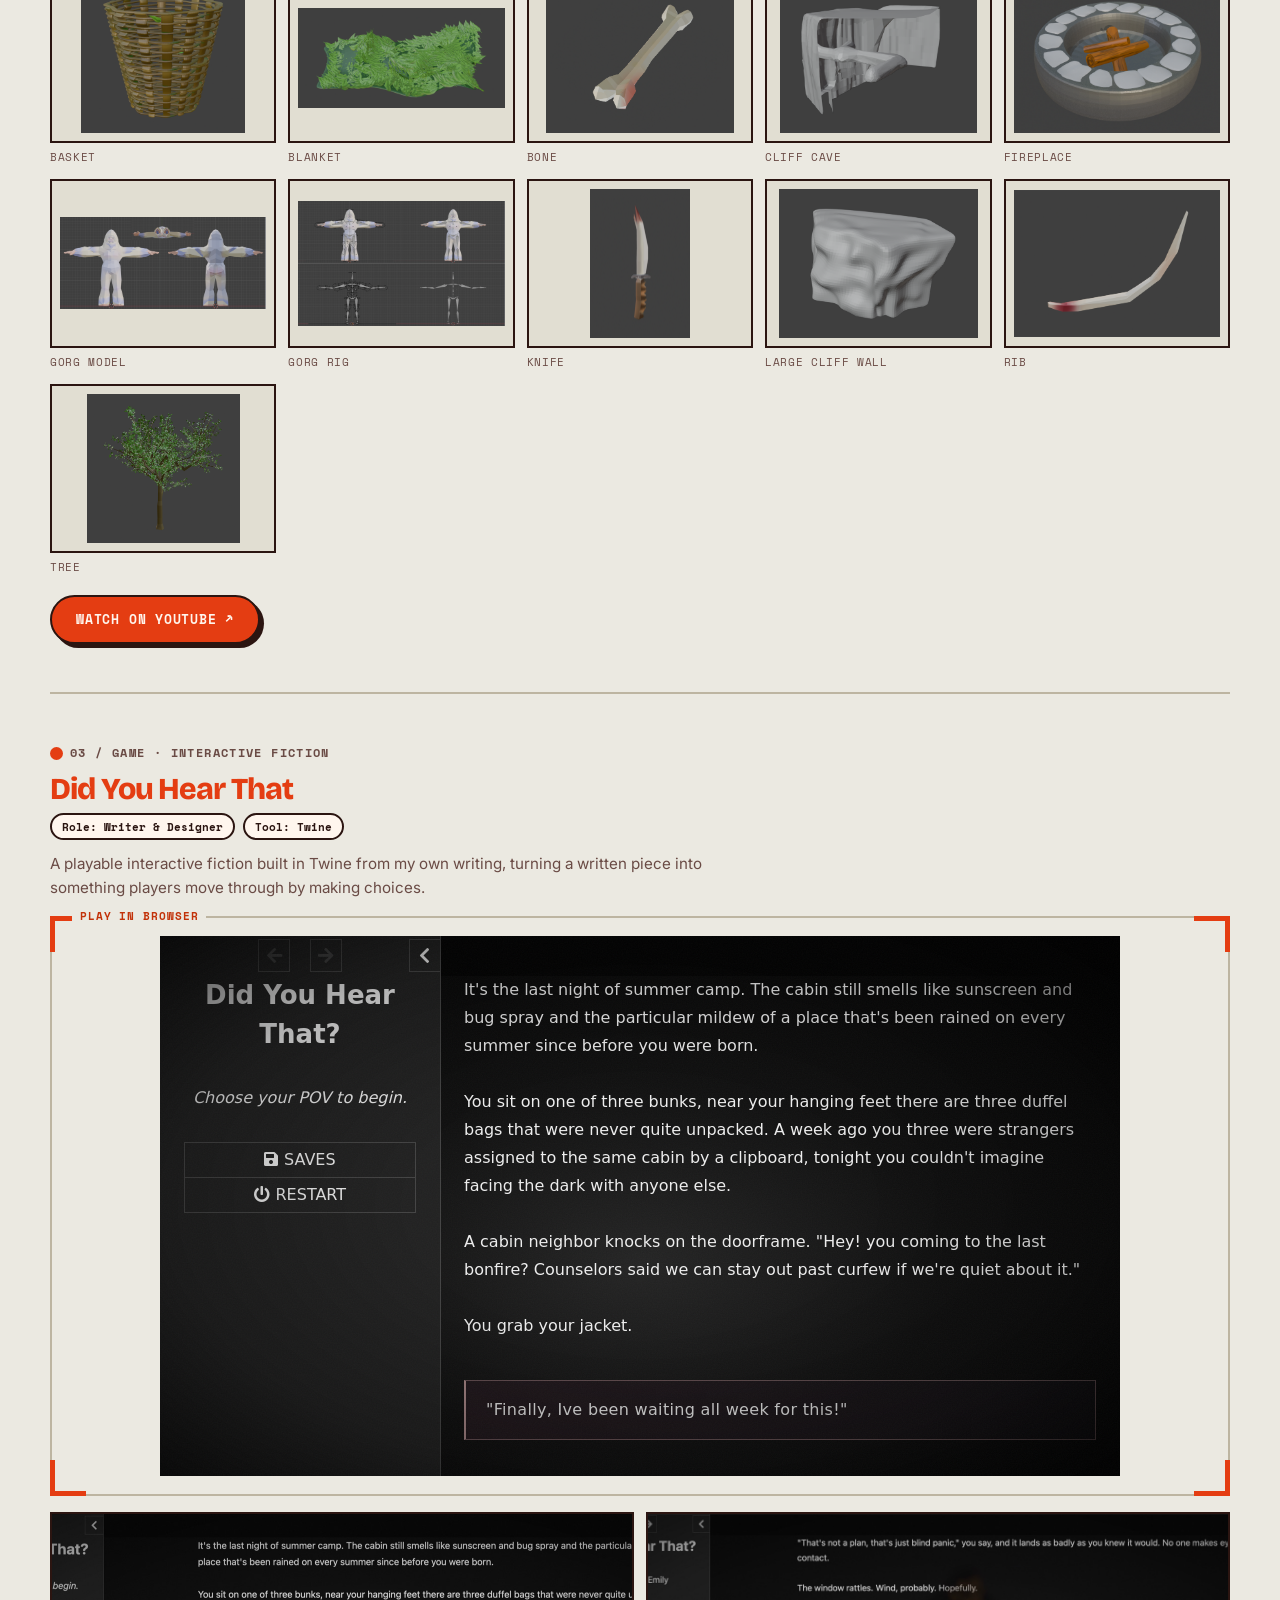
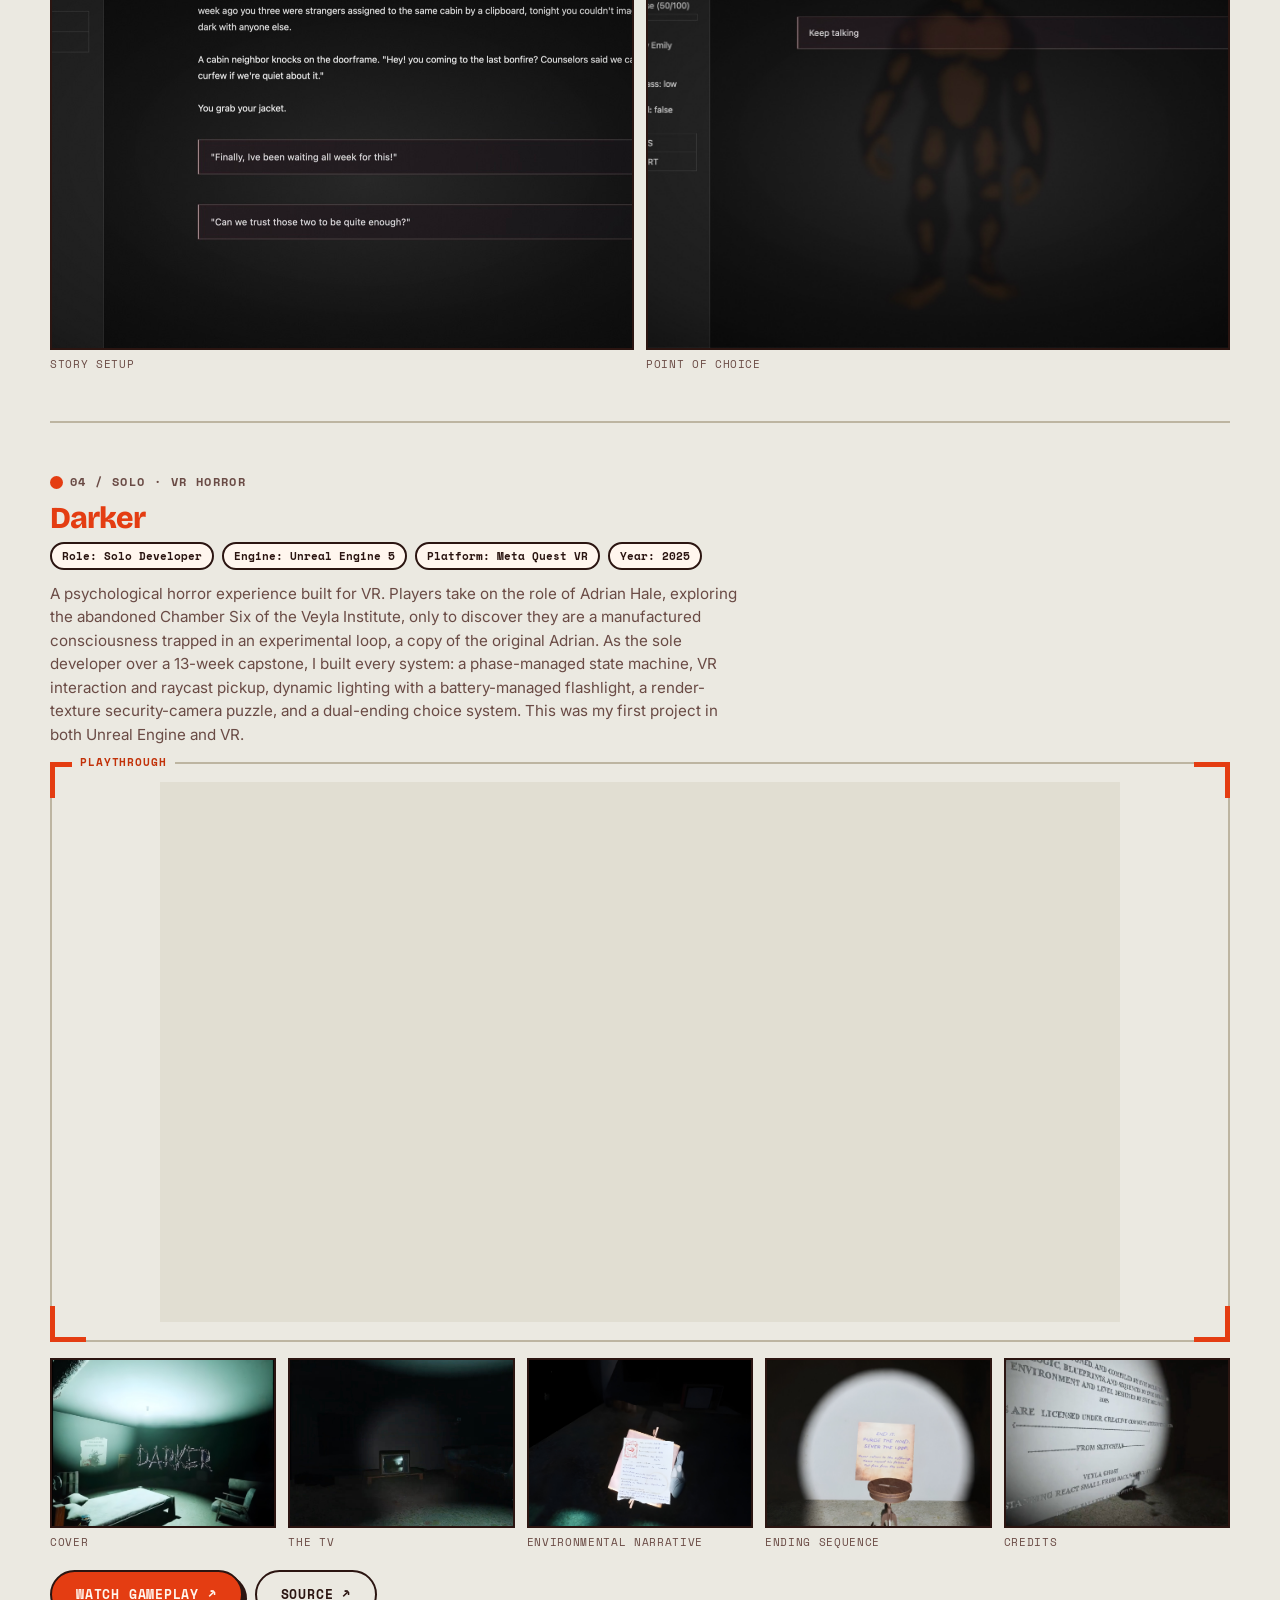
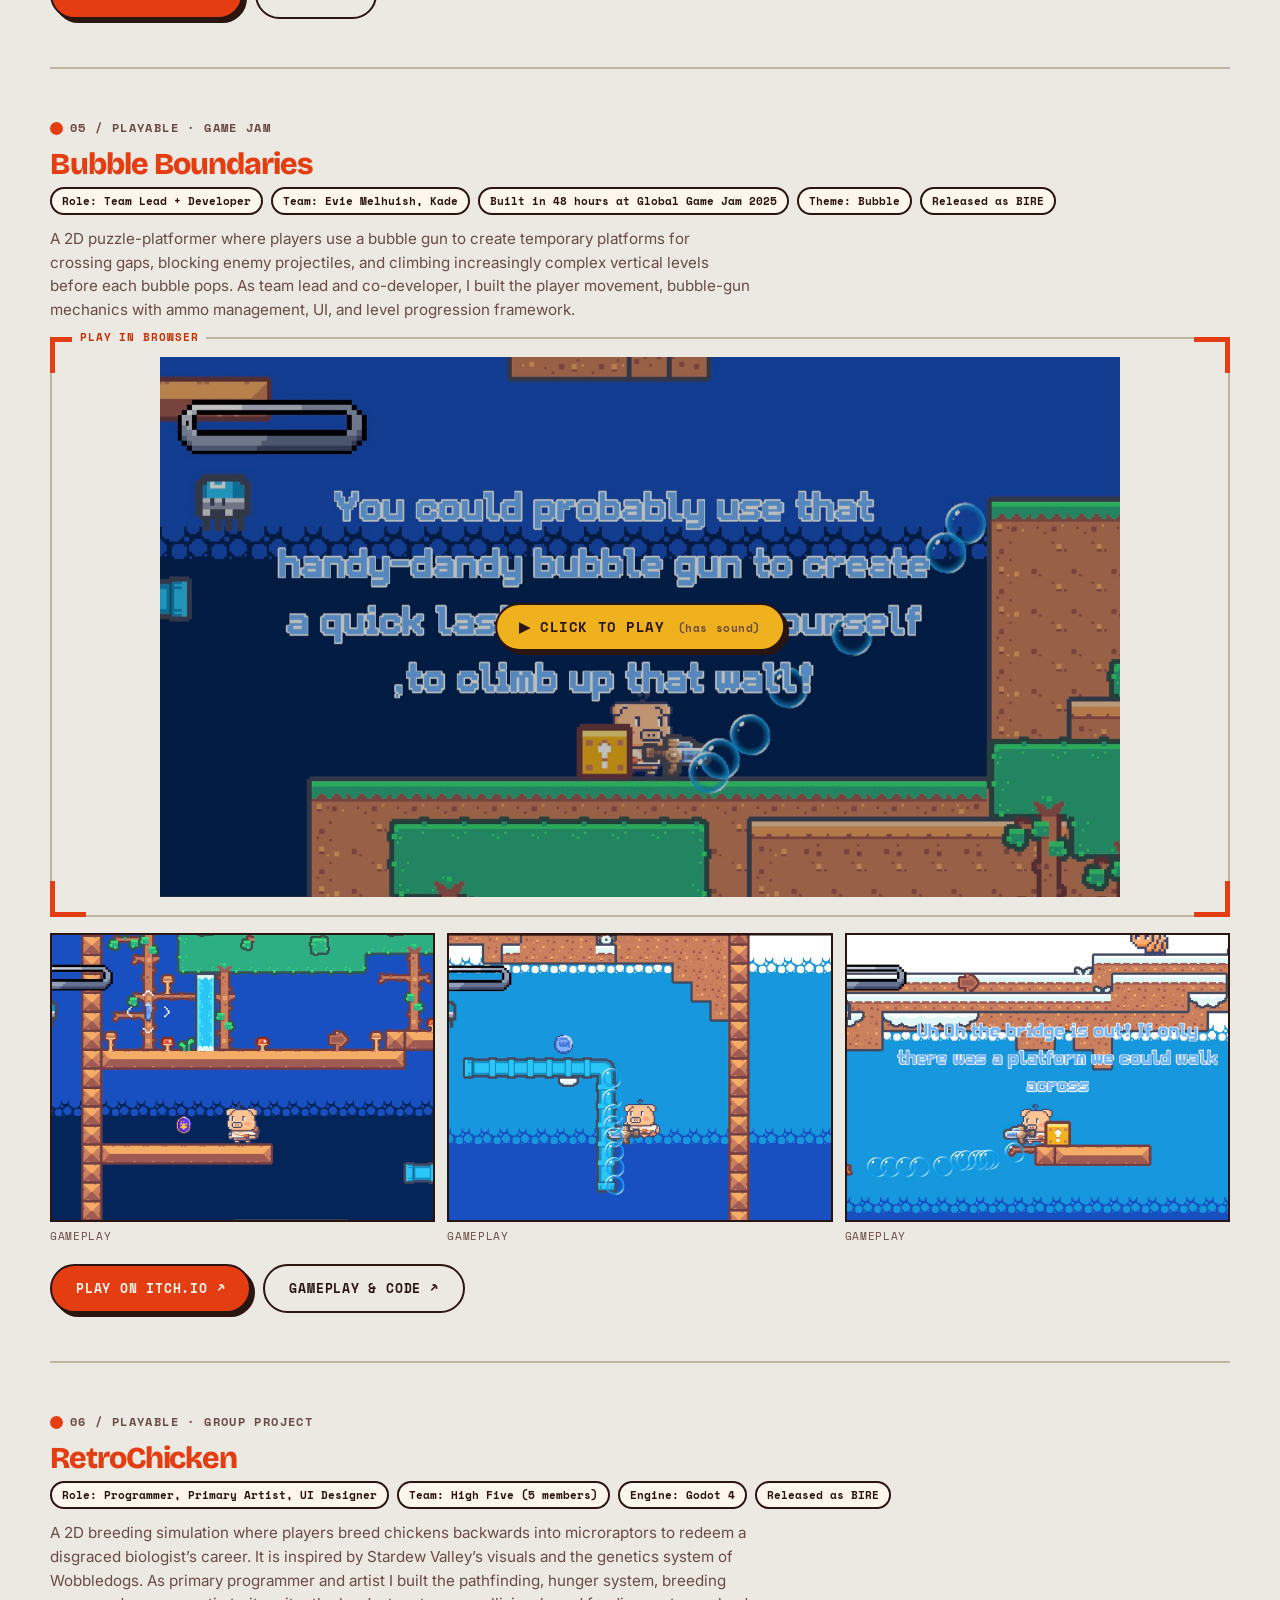
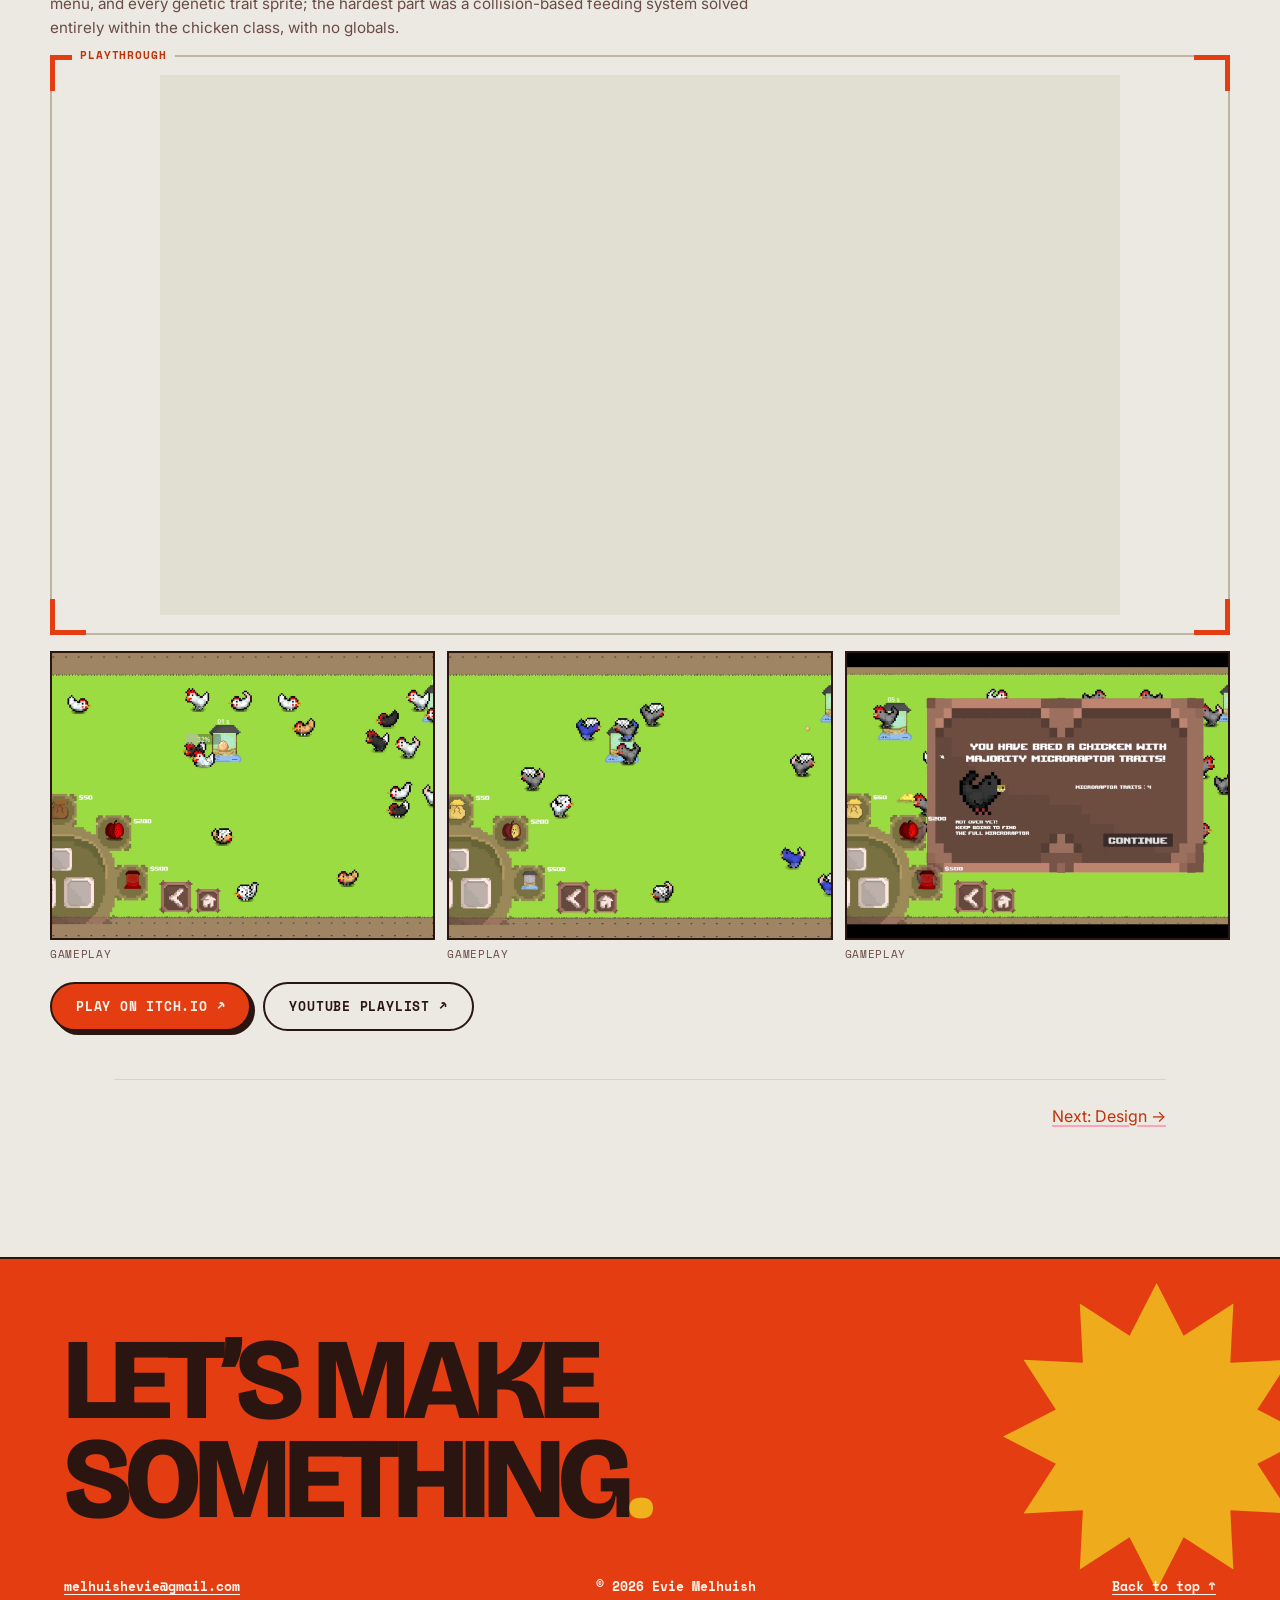
<file: games.html>
<!DOCTYPE html>
<html lang="en">
<head>
<meta charset="UTF-8">
<meta name="viewport" content="width=device-width, initial-scale=1.0">
<title>Games | Evie Melhuish</title>
<meta name="description" content="Games projects by Evie Melhuish: The King’s Messenger, What Waits in the Cave, Did You Hear That, Darker, Bubble Boundaries, RetroChicken.">
<link rel="preconnect" href="https://fonts.googleapis.com">
<link href="https://fonts.googleapis.com/css2?family=Bricolage+Grotesque:opsz,wght@12..96,500..800&family=Inter:wght@400;500;600&family=Space+Mono:wght@400;700&display=swap" rel="stylesheet">
<link rel="stylesheet" href="css/style.css?v=f9931fb7">
</head>
<body>

<header class="site-header">
  <nav class="nav">
    <a href="index.html" class="nav-name">Evie Melhuish<span class="dot">.</span><span class="nickname-badge">aka BIRE</span></a>
    <button class="nav-toggle" aria-expanded="false" aria-label="Toggle navigation">Menu</button>
    <ul class="nav-links">
      <li><a href="index.html">Home</a></li>
      <li class="has-dropdown">
        <button type="button" class="dropdown-toggle" aria-haspopup="true" aria-expanded="false" aria-current="page">Projects <span class="caret" aria-hidden="true">▾</span></button>
        <ul class="dropdown">
          <li><a href="games.html" aria-current="page">Games</a></li>
          <li><a href="design.html">Design</a></li>
          <li><a href="animation.html">Animation</a></li>
        </ul>
      </li>
      <li><a href="cv.html">CV</a></li>
      <li><a href="contact.html">Contact</a></li>
    </ul>
  </nav>
</header>

<main>

  <section class="container page-head" style="padding-top: clamp(28px,4vw,44px);"><span class="shape shape-burst page-burst" aria-hidden="true"><svg viewBox="0 0 100 100" aria-hidden="true" focusable="false"><polygon points="50.0,0.0 58.8,17.2 75.0,6.7 74.0,26.0 93.3,25.0 82.8,41.2 100.0,50.0 82.8,58.8 93.3,75.0 74.0,74.0 75.0,93.3 58.8,82.8 50.0,100.0 41.2,82.8 25.0,93.3 26.0,74.0 6.7,75.0 17.2,58.8 0.0,50.0 17.2,41.2 6.7,25.0 26.0,26.0 25.0,6.7 41.2,17.2"/></svg></span><span class="shape shape-circle page-circle" aria-hidden="true"></span><span class="shape shape-half page-half" aria-hidden="true"></span>
    <p class="eyebrow">Projects</p>
    <h1 class="page-title page-title--xl">Games</h1>
    <p class="muted" style="max-width:60ch;">Playable builds, jam games and narrative projects, across programming, assets and writing.</p>
    <p class="list-label">Jump to a project</p>
    <ul class="project-list" aria-label="Projects in Games">
      <li><a href="#kings-messenger"><span class="n">01</span><span class="t">The King’s Messenger</span><span class="go" aria-hidden="true">↓</span></a></li>
      <li><a href="#what-waits-in-the-cave"><span class="n">02</span><span class="t">What Waits in the Cave</span><span class="go" aria-hidden="true">↓</span></a></li>
      <li><a href="#did-you-hear-that"><span class="n">03</span><span class="t">Did You Hear That</span><span class="go" aria-hidden="true">↓</span></a></li>
      <li><a href="#darker"><span class="n">04</span><span class="t">Darker</span><span class="go" aria-hidden="true">↓</span></a></li>
      <li><a href="#bubble-boundaries"><span class="n">05</span><span class="t">Bubble Boundaries</span><span class="go" aria-hidden="true">↓</span></a></li>
      <li><a href="#retrochicken"><span class="n">06</span><span class="t">RetroChicken</span><span class="go" aria-hidden="true">↓</span></a></li>
    </ul>
  </section>

  <!-- ################################################################
       GAMES PROJECTS
       To add a project: copy a <section class="project-block"> below, change its id,
       and add a matching link in the pill list at the top of this page.
       ################################################################ -->

  <!-- =====================================================================
       THE KING’S MESSENGER
       ===================================================================== -->
  <section id="kings-messenger" class="project-block container">
    <p class="eyebrow">01 / Team Lead · Delivery Sim</p>
    <h2>The King’s Messenger</h2>
    <div class="project-meta">
      <span>Role: Head Developer</span>
      <span>Team: 3 developers, 3 artists</span>
      <span>Engine: Godot 4</span>
      <span>Platform: Windows &amp; macOS</span>
      <span>Year: 2026</span>
    </div>
    <!-- TODO: point the itch.io link at the game’s own page. -->
    <p class="muted" style="max-width:70ch;">
      A delivery-simulation side-scroller set across five villages. As head developer I led a team of three developers and three artists through a full production cycle, from first prototype to a released build for Windows and macOS.
    </p>

    <div class="frame" style="margin-top:16px;">
      <span class="fr fr-tl"></span><span class="fr fr-tr"></span>
      <span class="fr fr-bl"></span><span class="fr fr-br"></span>
      <span class="frame-label">Gallery</span>
      <div class="embed-wrap">
        <!-- Windows and macOS builds, so this leads with screenshots. If you export a web build to itch.io, swap the <img> for the itch.io iframe (itch.io → Edit game → Embed options). -->
        <img src="assets/img/kings-messenger-01-main.jpg" alt="The King’s Messenger: main menu">
      </div>
    </div>

    <div class="still-grid">
      <figure>
        <img src="assets/img/kings-messenger-02-gameplay1.jpg" alt="The King’s Messenger: gameplay" loading="lazy">
        <figcaption>Gameplay</figcaption>
      </figure>
      <figure>
        <img src="assets/img/kings-messenger-03-gameplay2.jpg" alt="The King’s Messenger: gameplay" loading="lazy">
        <figcaption>Gameplay</figcaption>
      </figure>
      <figure>
        <img src="assets/img/kings-messenger-04-ui1.jpg" alt="The King’s Messenger: interface" loading="lazy">
        <figcaption>Interface</figcaption>
      </figure>
      <figure>
        <img src="assets/img/kings-messenger-05-ui2.jpg" alt="The King’s Messenger: interface" loading="lazy">
        <figcaption>Interface</figcaption>
      </figure>
    </div>

    <div class="project-links">
      <a href="https://bionicreader.itch.io/" class="btn btn-accent" target="_blank" rel="noopener">Get it on itch.io ↗</a>
    </div>
  </section>

  <!-- =====================================================================
       WHAT WAITS IN THE CAVE
       ===================================================================== -->
  <section id="what-waits-in-the-cave" class="project-block container">
    <p class="eyebrow">02 / Game · Asset Creation</p>
    <h2>What Waits in the Cave</h2>
    <div class="project-meta">
      <span>Role: Asset Creation</span>
    </div>
    <!-- TODO: check the description (Gorg modelled and rigged) and add engine/year to meta. -->
    <p class="muted" style="max-width:70ch;">
      A game project where my contribution was asset creation. I made the environment and prop assets that fill the cave, and modelled and rigged the character Gorg.
    </p>

    <div class="frame" style="margin-top:16px;">
      <span class="fr fr-tl"></span><span class="fr fr-tr"></span>
      <span class="fr fr-bl"></span><span class="fr fr-br"></span>
      <span class="frame-label">Playthrough</span>
      <div class="embed-wrap">
        <!-- Playthrough on YouTube. For a playable version, itch.io → Edit game → Embed options → copy the iframe and replace the one below. -->
        <iframe src="https://www.youtube.com/embed/G14VPygShNc" title="What Waits in the Cave playthrough" allow="accelerometer; autoplay; clipboard-write; encrypted-media; gyroscope; picture-in-picture; web-share" allowfullscreen loading="lazy"></iframe>
      </div>
    </div>

    <h3 class="still-group-title">In the game</h3>
    <div class="still-grid">
      <figure>
        <img src="assets/img/what-waits-in-the-cave-01-main.jpg" alt="What Waits in the Cave: title screen" loading="lazy">
        <figcaption>Title screen</figcaption>
      </figure>
      <figure>
        <img src="assets/img/what-waits-in-the-cave-02-inside1.jpg" alt="What Waits in the Cave: inside the cave" loading="lazy">
        <figcaption>Inside the cave</figcaption>
      </figure>
      <figure>
        <img src="assets/img/what-waits-in-the-cave-03-inside2.jpg" alt="What Waits in the Cave: inside the cave" loading="lazy">
        <figcaption>Inside the cave</figcaption>
      </figure>
    </div>

    <h3 class="still-group-title">Assets</h3>
    <div class="still-grid still-grid--contain">
      <figure>
        <img src="assets/img/what-waits-in-the-cave-asset-basket.png" alt="What Waits in the Cave: basket" loading="lazy">
        <figcaption>Basket</figcaption>
      </figure>
      <figure>
        <img src="assets/img/what-waits-in-the-cave-asset-blanket.png" alt="What Waits in the Cave: blanket" loading="lazy">
        <figcaption>Blanket</figcaption>
      </figure>
      <figure>
        <img src="assets/img/what-waits-in-the-cave-asset-bone.png" alt="What Waits in the Cave: bone" loading="lazy">
        <figcaption>Bone</figcaption>
      </figure>
      <figure>
        <img src="assets/img/what-waits-in-the-cave-asset-cliff-cave.png" alt="What Waits in the Cave: cliff cave" loading="lazy">
        <figcaption>Cliff cave</figcaption>
      </figure>
      <figure>
        <img src="assets/img/what-waits-in-the-cave-asset-fireplace.png" alt="What Waits in the Cave: fireplace" loading="lazy">
        <figcaption>Fireplace</figcaption>
      </figure>
      <figure>
        <img src="assets/img/what-waits-in-the-cave-asset-gorg-model.png" alt="What Waits in the Cave: gorg model" loading="lazy">
        <figcaption>Gorg model</figcaption>
      </figure>
      <figure>
        <img src="assets/img/what-waits-in-the-cave-asset-gorg-rig.png" alt="What Waits in the Cave: gorg rig" loading="lazy">
        <figcaption>Gorg rig</figcaption>
      </figure>
      <figure>
        <img src="assets/img/what-waits-in-the-cave-asset-knife.png" alt="What Waits in the Cave: knife" loading="lazy">
        <figcaption>Knife</figcaption>
      </figure>
      <figure>
        <img src="assets/img/what-waits-in-the-cave-asset-cliff-wall.png" alt="What Waits in the Cave: large cliff wall" loading="lazy">
        <figcaption>Large cliff wall</figcaption>
      </figure>
      <figure>
        <img src="assets/img/what-waits-in-the-cave-asset-rib.png" alt="What Waits in the Cave: rib" loading="lazy">
        <figcaption>Rib</figcaption>
      </figure>
      <figure>
        <img src="assets/img/what-waits-in-the-cave-asset-tree.png" alt="What Waits in the Cave: tree" loading="lazy">
        <figcaption>Tree</figcaption>
      </figure>
    </div>

    <div class="project-links">
      <a href="https://youtu.be/G14VPygShNc" class="btn btn-accent" target="_blank" rel="noopener">Watch on YouTube ↗</a>
    </div>
  </section>

  <!-- =====================================================================
       DID YOU HEAR THAT
       ===================================================================== -->
  <section id="did-you-hear-that" class="project-block container">
    <p class="eyebrow">03 / Game · Interactive Fiction</p>
    <h2>Did You Hear That</h2>
    <div class="project-meta">
      <span>Role: Writer &amp; Designer</span>
      <span>Tool: Twine</span>
    </div>
    <p class="muted" style="max-width:70ch;">
      A playable interactive fiction built in Twine from my own writing, turning a written piece into something players move through by making choices.
    </p>

    <div class="frame" style="margin-top:16px;">
      <span class="fr fr-tl"></span><span class="fr fr-tr"></span>
      <span class="fr fr-bl"></span><span class="fr fr-br"></span>
      <span class="frame-label">Play in Browser</span>
      <div class="embed-wrap">
        <!-- Twine → open the story → Build → Publish to File. Save the HTML as assets/games/did-you-hear-that/index.html and this embed works. -->
        <iframe src="assets/games/did-you-hear-that/index.html" title="Did You Hear That: playable Twine game" allowfullscreen loading="lazy"></iframe>
      </div>
    </div>

    <div class="still-grid">
      <figure>
        <img src="assets/img/did-you-hear-that-01-setup.jpg" alt="Did You Hear That: story setup in Twine" loading="lazy">
        <figcaption>Story setup</figcaption>
      </figure>
      <figure>
        <img src="assets/img/did-you-hear-that-02-choice.jpg" alt="Did You Hear That: a point of choice in Twine" loading="lazy">
        <figcaption>Point of choice</figcaption>
      </figure>
    </div>
  </section>

  <!-- =====================================================================
       DARKER
       ===================================================================== -->
  <section id="darker" class="project-block container">
    <p class="eyebrow">04 / Solo · VR Horror</p>
    <h2>Darker</h2>
    <div class="project-meta">
      <span>Role: Solo Developer</span>
      <span>Engine: Unreal Engine 5</span>
      <span>Platform: Meta Quest VR</span>
      <span>Year: 2025</span>
    </div>
    <p class="muted" style="max-width:70ch;">
      A psychological horror experience built for VR. Players take on the role of Adrian Hale, exploring the abandoned Chamber Six of the Veyla Institute, only to discover they are a manufactured consciousness trapped in an experimental loop, a copy of the original Adrian. As the sole developer over a 13-week capstone, I built every system: a phase-managed state machine, VR interaction and raycast pickup, dynamic lighting with a battery-managed flashlight, a render-texture security-camera puzzle, and a dual-ending choice system. This was my first project in both Unreal Engine and VR.
    </p>

    <div class="frame" style="margin-top:16px;">
      <span class="fr fr-tl"></span><span class="fr fr-tr"></span>
      <span class="fr fr-bl"></span><span class="fr fr-br"></span>
      <span class="frame-label">Playthrough</span>
      <div class="embed-wrap">
        <!-- Not web-playable (Meta Quest VR), so this embeds the YouTube playlist of gameplay. -->
        <iframe src="https://www.youtube.com/embed/videoseries?list=PL6QihtD3BRKvaSYrzgI_bK5L3s5BIFot9" title="Darker playthrough" allow="accelerometer; autoplay; clipboard-write; encrypted-media; gyroscope; picture-in-picture; web-share" allowfullscreen loading="lazy"></iframe>
      </div>
    </div>

    <div class="still-grid">
      <figure>
        <img src="assets/img/darker-01-cover.jpg" alt="Darker cover art" loading="lazy">
        <figcaption>Cover</figcaption>
      </figure>
      <figure>
        <img src="assets/img/darker-02-tv.jpg" alt="Darker: the old television" loading="lazy">
        <figcaption>The TV</figcaption>
      </figure>
      <figure>
        <img src="assets/img/darker-03-notebook.jpg" alt="Darker: a handwritten notebook page" loading="lazy">
        <figcaption>Environmental narrative</figcaption>
      </figure>
      <figure>
        <img src="assets/img/darker-04-ending.jpg" alt="Darker: ending sequence" loading="lazy">
        <figcaption>Ending sequence</figcaption>
      </figure>
      <figure>
        <img src="assets/img/darker-05-credits.jpg" alt="Darker end credits screen" loading="lazy">
        <figcaption>Credits</figcaption>
      </figure>
    </div>

    <div class="project-links">
      <a href="https://www.youtube.com/playlist?list=PL6QihtD3BRKvaSYrzgI_bK5L3s5BIFot9" class="btn btn-accent" target="_blank" rel="noopener">Watch Gameplay ↗</a>
      <a href="https://github.com/BionicReader/Darker" class="btn" target="_blank" rel="noopener">Source ↗</a>
    </div>
  </section>

  <!-- =====================================================================
       BUBBLE BOUNDARIES
       ===================================================================== -->
  <section id="bubble-boundaries" class="project-block container">
    <p class="eyebrow">05 / Playable · Game Jam</p>
    <h2>Bubble Boundaries</h2>
    <div class="project-meta">
      <span>Role: Team Lead + Developer</span>
      <span>Team: Evie Melhuish, Kade</span>
      <span>Built in 48 hours at Global Game Jam 2025</span>
      <span>Theme: Bubble</span>
      <span>Released as BIRE</span>
    </div>
    <p class="muted" style="max-width:70ch;">
      A 2D puzzle-platformer where players use a bubble gun to create temporary platforms for crossing gaps, blocking enemy projectiles, and climbing increasingly complex vertical levels before each bubble pops. As team lead and co-developer, I built the player movement, bubble-gun mechanics with ammo management, UI, and level progression framework.
    </p>

    <div class="frame" style="margin-top:16px;">
      <span class="fr fr-tl"></span><span class="fr fr-tr"></span>
      <span class="fr fr-bl"></span><span class="fr fr-br"></span>
      <span class="frame-label">Play in Browser</span>
      <div class="embed-wrap">
        <!-- Click-to-play: nothing loads (or makes sound) until the visitor clicks. Unzip BB3.zip into assets/games/bubble-boundaries/ so index.html sits directly inside that folder. -->
        <button type="button" class="play-gate" data-src="assets/games/bubble-boundaries/index.html" data-title="Bubble Boundaries playable build" aria-label="Play Bubble Boundaries"><img src="assets/img/bubble-boundaries-01.jpg" alt="Bubble Boundaries gameplay screenshot"><span class="play-gate-cta">▶ Click to play <small>(has sound)</small></span></button>
      </div>
    </div>

    <div class="still-grid">
      <figure>
        <img src="assets/img/bubble-boundaries-02.jpg" alt="Bubble Boundaries gameplay" loading="lazy">
        <figcaption>Gameplay</figcaption>
      </figure>
      <figure>
        <img src="assets/img/bubble-boundaries-03.jpg" alt="Bubble Boundaries gameplay" loading="lazy">
        <figcaption>Gameplay</figcaption>
      </figure>
      <figure>
        <img src="assets/img/bubble-boundaries-04.jpg" alt="Bubble Boundaries gameplay" loading="lazy">
        <figcaption>Gameplay</figcaption>
      </figure>
    </div>

    <div class="project-links">
      <a href="https://bionicreader.itch.io/bubble-boundaries" class="btn btn-accent" target="_blank" rel="noopener">Play on itch.io ↗</a>
      <a href="https://youtu.be/UH78j-rMFsM" class="btn" target="_blank" rel="noopener">Gameplay &amp; Code ↗</a>
    </div>
  </section>

  <!-- =====================================================================
       RETROCHICKEN
       ===================================================================== -->
  <section id="retrochicken" class="project-block container">
    <p class="eyebrow">06 / Playable · Group Project</p>
    <h2>RetroChicken</h2>
    <div class="project-meta">
      <span>Role: Programmer, Primary Artist, UI Designer</span>
      <span>Team: High Five (5 members)</span>
      <span>Engine: Godot 4</span>
      <span>Released as BIRE</span>
    </div>
    <p class="muted" style="max-width:70ch;">
      A 2D breeding simulation where players breed chickens backwards into microraptors to redeem a disgraced biologist’s career. It is inspired by Stardew Valley’s visuals and the genetics system of Wobbledogs. As primary programmer and artist I built the pathfinding, hunger system, breeding menu, and every genetic trait sprite; the hardest part was a collision-based feeding system solved entirely within the chicken class, with no globals.
    </p>

    <div class="frame" style="margin-top:16px;">
      <span class="fr fr-tl"></span><span class="fr fr-tr"></span>
      <span class="fr fr-bl"></span><span class="fr fr-br"></span>
      <span class="frame-label">Playthrough</span>
      <div class="embed-wrap">
        <!-- Embeds the YouTube playlist. For a playable version, itch.io → Edit game → Embed options → copy the iframe and replace the one below. -->
        <iframe src="https://www.youtube.com/embed/videoseries?list=PL6QihtD3BRKsw2JhGxicPb1pRUhecFcxa" title="RetroChicken gameplay" allow="accelerometer; autoplay; clipboard-write; encrypted-media; gyroscope; picture-in-picture; web-share" allowfullscreen loading="lazy"></iframe>
      </div>
    </div>

    <div class="still-grid">
      <figure>
        <img src="assets/img/retrochicken-01.jpg" alt="RetroChicken gameplay" loading="lazy">
        <figcaption>Gameplay</figcaption>
      </figure>
      <figure>
        <img src="assets/img/retrochicken-02.jpg" alt="RetroChicken gameplay" loading="lazy">
        <figcaption>Gameplay</figcaption>
      </figure>
      <figure>
        <img src="assets/img/retrochicken-03.jpg" alt="RetroChicken gameplay" loading="lazy">
        <figcaption>Gameplay</figcaption>
      </figure>
    </div>

    <div class="project-links">
      <a href="https://bionicreader.itch.io/retro-chicken" class="btn btn-accent" target="_blank" rel="noopener">Play on itch.io ↗</a>
      <a href="https://www.youtube.com/playlist?list=PL6QihtD3BRKsw2JhGxicPb1pRUhecFcxa" class="btn" target="_blank" rel="noopener">YouTube Playlist ↗</a>
    </div>
  </section>

  <div class="container">
    <div class="page-nav">
      <span></span>
      <a href="design.html" class="text-link">Next: Design →</a>
    </div>
  </div>

</main>

<footer class="site-footer">
  <span class="shape footer-burst" aria-hidden="true"><svg viewBox="0 0 100 100" aria-hidden="true" focusable="false"><polygon points="50.0,0.0 58.8,17.2 75.0,6.7 74.0,26.0 93.3,25.0 82.8,41.2 100.0,50.0 82.8,58.8 93.3,75.0 74.0,74.0 75.0,93.3 58.8,82.8 50.0,100.0 41.2,82.8 25.0,93.3 26.0,74.0 6.7,75.0 17.2,58.8 0.0,50.0 17.2,41.2 6.7,25.0 26.0,26.0 25.0,6.7 41.2,17.2"/></svg></span>
  <div class="container">
    <p class="footer-big"><a href="contact.html">Let’s make something<span class="footer-dot">.</span></a></p>
    <div class="footer-row">
      <a href="mailto:melhuishevie@gmail.com">melhuishevie@gmail.com</a>
      <span>© 2026 Evie Melhuish</span>
      <a href="#">Back to top ↑</a>
    </div>
  </div>
</footer>

<script src="js/main.js?v=f9931fb7"></script>
</body>
</html>
</file>
<file: css/style.css>
/* ==========================================================================
   DESIGN TOKENS
   Palette: cool off-white ground, near-black ink, one indigo "select" accent
   (a nod to editor/engine selection-outline blue, kept sparing).
   Type: Space Grotesk (display, technical/geometric) + Inter (body) +
   Space Mono (utility - dates, labels, coordinates).
   Signature element: the "frame" - four corner brackets, like a viewport /
   camera gate / selection reticle. Used to mark anything the visitor should
   treat as a "screen": the hero portrait, project embeds, CV blocks.
   ========================================================================== */

:root {
  /* Palette pulled from Evie's reference swatches: warm lamplight yellow and
     amber sitting above a run of cool teals into near-black navy - reads like
     a flashlight beam in the dark, which suits a horror/VR-leaning games
     portfolio without tipping the whole site into "dark mode". */
  --bg: #FAF8F2;
  --bg-alt: #F1EDE1;
  --ink: #1C262B;
  --ink-muted: #56656C;
  --ink-faint: #96A2A6;
  --accent: #4A9AA0;
  --accent-warm: #D89138;
  --accent-soft: #E4EFEE;
  --accent-warm-soft: #F7E7CE;
  --border: #E4DFCF;
  --border-strong: #C7C0AC;

  --font-display: 'Space Grotesk', 'Helvetica Neue', Arial, sans-serif;
  --font-body: 'Inter', 'Helvetica Neue', Arial, sans-serif;
  --font-mono: 'Space Mono', 'SFMono-Regular', Consolas, monospace;

  --max-width: 1120px;
  --gutter: clamp(20px, 5vw, 64px);
  --frame-pad: clamp(20px, 4vw, 40px);
}

@media (prefers-color-scheme: dark) {
  /* Intentionally not auto-switching - a single considered light theme
     is part of the "clean minimal" brief. Left as a hook if you want
     to add a dark mode later. */
}

* { box-sizing: border-box; }
html { scroll-behavior: smooth; }
@media (prefers-reduced-motion: reduce) {
  html { scroll-behavior: auto; }
  *, *::before, *::after { animation-duration: 0.001ms !important; transition-duration: 0.001ms !important; }
}

body {
  margin: 0;
  background: var(--bg);
  color: var(--ink);
  font-family: var(--font-body);
  font-size: 16px;
  line-height: 1.6;
  -webkit-font-smoothing: antialiased;
}

img { max-width: 100%; display: block; }
a { color: inherit; }

h1, h2, h3, h4 {
  font-family: var(--font-display);
  font-weight: 500;
  line-height: 1.1;
  margin: 0 0 0.5em;
  letter-spacing: -0.01em;
}

p { margin: 0 0 1em; color: var(--ink); }
.muted { color: var(--ink-muted); }

.eyebrow {
  font-family: var(--font-mono);
  font-size: 0.72rem;
  letter-spacing: 0.12em;
  text-transform: uppercase;
  color: var(--ink-muted);
  display: inline-flex;
  align-items: center;
  gap: 7px;
}
.eyebrow::before {
  content: '';
  width: 7px;
  height: 7px;
  border-radius: 50%;
  background: var(--accent-warm);
  flex-shrink: 0;
}

.container {
  max-width: var(--max-width);
  margin: 0 auto;
  padding: 0 var(--gutter);
}

/* ---------------------------------------------------------------------- */
/* NAVIGATION                                                              */
/* ---------------------------------------------------------------------- */

.site-header {
  position: sticky;
  top: 0;
  z-index: 50;
  background: rgba(250, 250, 249, 0.9);
  backdrop-filter: blur(6px);
  border-bottom: 1px solid var(--border);
}

.nav {
  max-width: var(--max-width);
  margin: 0 auto;
  padding: 18px var(--gutter);
  display: flex;
  align-items: center;
  justify-content: space-between;
}

.nav-name {
  font-family: var(--font-display);
  font-size: 1rem;
  font-weight: 600;
  text-decoration: none;
  letter-spacing: -0.01em;
}

.nav-name .dot { color: var(--accent-warm); }

.nickname-badge {
  font-family: var(--font-mono);
  font-size: 0.68rem;
  letter-spacing: 0.06em;
  color: var(--accent-warm);
  border: 1.5px solid var(--accent-warm);
  border-radius: 999px;
  padding: 3px 10px;
  margin-left: 10px;
  vertical-align: middle;
}

.nav-links {
  display: flex;
  gap: clamp(14px, 2vw, 28px);
  list-style: none;
  margin: 0;
  padding: 0;
  font-family: var(--font-mono);
  font-size: 0.78rem;
  letter-spacing: 0.04em;
  text-transform: uppercase;
}

.nav-links a {
  text-decoration: none;
  color: var(--ink-muted);
  padding-bottom: 4px;
  border-bottom: 1px solid transparent;
  transition: color 0.15s ease, border-color 0.15s ease;
}

.nav-links a:hover,
.nav-links a[aria-current="page"] {
  color: var(--ink);
  border-color: var(--accent);
}

.nav-toggle {
  display: none;
  background: none;
  border: 1px solid var(--border-strong);
  padding: 6px 10px;
  font-family: var(--font-mono);
  font-size: 0.75rem;
  cursor: pointer;
}

@media (max-width: 720px) {
  .nav-toggle { display: inline-block; }
  .nav-links {
    position: absolute;
    top: 100%;
    left: 0;
    right: 0;
    flex-direction: column;
    background: var(--bg);
    border-bottom: 1px solid var(--border);
    padding: 12px var(--gutter) 20px;
    gap: 14px;
    display: none;
  }
  .nav-links.open { display: flex; }
}

/* ---------------------------------------------------------------------- */
/* SIGNATURE ELEMENT - THE FRAME (viewport / camera gate / reticle)        */
/* ---------------------------------------------------------------------- */

.frame {
  position: relative;
  padding: var(--frame-pad);
  border: 1px solid var(--border);
}

.fr {
  position: absolute;
  width: 26px;
  height: 26px;
  border: 3px solid var(--accent);
  pointer-events: none;
}
.fr-tl { top: -2px; left: -2px; border-right: none; border-bottom: none; }
.fr-tr { top: -2px; right: -2px; border-left: none; border-bottom: none; }
.fr-bl { bottom: -2px; left: -2px; border-right: none; border-top: none; }
.fr-br { bottom: -2px; right: -2px; border-left: none; border-top: none; }

/* Rivet dots - a small circle sitting right on each corner, the frame's
   one deliberate square/circle mashup rather than pure right angles. */
.fr::after {
  content: '';
  position: absolute;
  width: 9px;
  height: 9px;
  border-radius: 50%;
  background: var(--accent-warm);
}
.fr-tl::after { top: -2px; left: -2px; }
.fr-tr::after { top: -2px; right: -2px; }
.fr-bl::after { bottom: -2px; left: -2px; }
.fr-br::after { bottom: -2px; right: -2px; }

.frame-label {
  position: absolute;
  top: -10px;
  left: 20px;
  background: var(--bg);
  padding: 0 8px;
  font-family: var(--font-mono);
  font-size: 0.7rem;
  letter-spacing: 0.08em;
  text-transform: uppercase;
  color: var(--ink-muted);
}

/* ---------------------------------------------------------------------- */
/* BUTTONS / LINKS                                                         */
/* ---------------------------------------------------------------------- */

.btn {
  display: inline-flex;
  align-items: center;
  gap: 8px;
  font-family: var(--font-mono);
  font-size: 0.82rem;
  text-transform: uppercase;
  letter-spacing: 0.06em;
  text-decoration: none;
  color: var(--ink);
  border: 1px solid var(--ink);
  padding: 11px 20px;
  transition: background 0.15s ease, color 0.15s ease;
}

.btn:hover { background: var(--ink); color: var(--bg); }

.btn-accent {
  border-color: var(--accent-warm);
  background: var(--accent-warm);
  color: #fff;
}
.btn-accent:hover { background: #fff; color: var(--accent-warm); }

.text-link {
  color: var(--accent);
  text-decoration: underline;
  text-underline-offset: 3px;
  text-decoration-color: var(--accent-soft);
}
.text-link:hover { text-decoration-color: var(--accent); }

/* ---------------------------------------------------------------------- */
/* HERO                                                                     */
/* ---------------------------------------------------------------------- */

.hero {
  padding: clamp(48px, 8vw, 96px) 0 clamp(40px, 6vw, 72px);
}

.hero-grid {
  display: grid;
  grid-template-columns: 1.1fr 0.9fr;
  gap: clamp(32px, 5vw, 64px);
  align-items: center;
}

@media (max-width: 820px) {
  .hero-grid { grid-template-columns: 1fr; }
}

.hero h1 {
  font-size: clamp(2.4rem, 5vw, 3.6rem);
  margin-bottom: 0.3em;
}

.role-tags {
  display: flex;
  flex-wrap: wrap;
  gap: 10px;
  margin: 18px 0 26px;
  font-family: var(--font-mono);
  font-size: 0.78rem;
}

.role-tags span {
  border: 1.5px solid var(--accent);
  background: var(--accent-soft);
  color: var(--ink);
  padding: 6px 14px;
  border-radius: 999px;
}
.role-tags span:nth-child(2n) {
  border-color: var(--accent-warm);
  background: var(--accent-warm-soft);
}

.hero-actions {
  display: flex;
  flex-wrap: wrap;
  gap: 12px;
  margin-top: 28px;
}

.portrait-frame {
  aspect-ratio: 4 / 5;
  display: flex;
  align-items: center;
  justify-content: center;
  background: var(--bg-alt);
}

.portrait-frame img { width: 100%; height: 100%; object-fit: cover; }

.portrait-placeholder {
  font-family: var(--font-mono);
  font-size: 0.78rem;
  color: var(--ink-faint);
  text-align: center;
  padding: 0 20px;
}

/* ---------------------------------------------------------------------- */
/* SECTIONS / GENERIC                                                      */
/* ---------------------------------------------------------------------- */

.section {
  position: relative;
  padding: clamp(48px, 7vw, 88px) 0;
  border-top: 1px solid var(--border);
}
.section::before {
  content: '';
  position: absolute;
  top: -5px;
  left: var(--gutter);
  width: 9px;
  height: 9px;
  border-radius: 50%;
  background: var(--accent);
  border: 2px solid var(--bg);
}

.section-head {
  display: flex;
  justify-content: space-between;
  align-items: baseline;
  gap: 24px;
  margin-bottom: clamp(28px, 4vw, 44px);
  flex-wrap: wrap;
}

.grid-3 {
  display: grid;
  grid-template-columns: repeat(3, 1fr);
  gap: 28px;
}
@media (max-width: 900px) { .grid-3 { grid-template-columns: 1fr 1fr; } }
@media (max-width: 620px) { .grid-3 { grid-template-columns: 1fr; } }

.card {
  border: 2px solid var(--border);
  padding: 22px;
  transition: border-color 0.15s ease;
}
.card:hover { border-color: var(--accent); }

.card h3 { font-size: 1.05rem; margin-bottom: 6px; }

/* ---------------------------------------------------------------------- */
/* PROJECTS PAGE                                                           */
/* ---------------------------------------------------------------------- */

.jump-links {
  position: sticky;
  top: 61px; /* sits just under header */
  z-index: 40;
  background: var(--bg);
  border-bottom: 1px solid var(--border);
  padding: 14px var(--gutter);
  display: flex;
  flex-wrap: wrap;
  gap: 8px 10px;
}

.jump-links a {
  font-family: var(--font-mono);
  font-size: 0.75rem;
  text-transform: uppercase;
  letter-spacing: 0.04em;
  text-decoration: none;
  color: var(--ink-muted);
  border: 2px solid var(--border-strong);
  border-radius: 999px;
  padding: 6px 14px;
  transition: color 0.15s ease, border-color 0.15s ease;
}
.jump-links a:hover { color: var(--accent); border-color: var(--accent); }

.project-block {
  padding: clamp(48px, 7vw, 88px) 0;
  border-top: 1px solid var(--border);
  scroll-margin-top: 130px;
}

.project-meta {
  display: flex;
  flex-wrap: wrap;
  gap: 10px;
  margin: 10px 0 18px;
  font-family: var(--font-mono);
  font-size: 0.75rem;
  color: var(--ink-muted);
}
.project-meta span { border: 1.5px solid var(--border-strong); border-radius: 999px; padding: 4px 11px; }

.embed-wrap {
  position: relative;
  width: 100%;
  aspect-ratio: 16 / 9;
  background: var(--bg-alt);
}

.embed-wrap iframe {
  width: 100%;
  height: 100%;
  border: 0;
  display: block;
}

.embed-placeholder {
  position: absolute;
  inset: 0;
  display: flex;
  align-items: center;
  justify-content: center;
  flex-direction: column;
  gap: 10px;
  font-family: var(--font-mono);
  font-size: 0.8rem;
  color: var(--ink-faint);
  text-align: center;
  padding: 0 24px;
}

.project-links {
  display: flex;
  gap: 12px;
  margin-top: 18px;
  flex-wrap: wrap;
}

/* Secondary stills - deliberately plain (hairline border only, no corner
   brackets) so the .frame motif stays reserved for the one hero shot per
   project rather than being diluted across every thumbnail. */
.still-grid {
  display: grid;
  grid-template-columns: repeat(auto-fit, minmax(220px, 1fr));
  gap: 14px;
  margin-top: 16px;
}
.still-grid figure { margin: 0; }
.still-grid img {
  width: 100%;
  aspect-ratio: 4 / 3;
  object-fit: cover;
  border: 2px solid var(--border);
  display: block;
}
.still-grid figcaption {
  font-family: var(--font-mono);
  font-size: 0.68rem;
  letter-spacing: 0.06em;
  text-transform: uppercase;
  color: var(--ink-muted);
  margin-top: 6px;
}

/* A wide, uncropped strip for banner-shaped assets like sprite sheets */
.sprite-strip {
  width: 100%;
  border: 2px solid var(--border);
  background: var(--bg-alt);
  padding: 10px;
  margin-top: 16px;
}
.sprite-strip img { width: 100%; height: auto; display: block; }

/* Circular gallery - a deliberate break from the frame's right angles,
   used on the homepage to pull in shots from across every project. */
.circle-gallery {
  display: flex;
  flex-wrap: wrap;
  gap: clamp(16px, 3vw, 28px);
  justify-content: flex-start;
}
.circle-gallery a { text-decoration: none; }
.circle-gallery figure {
  margin: 0;
  width: clamp(96px, 14vw, 140px);
  text-align: center;
}
.circle-gallery img {
  width: 100%;
  aspect-ratio: 1 / 1;
  border-radius: 50%;
  object-fit: cover;
  border: 3px solid var(--accent);
  display: block;
}
.circle-gallery figure:nth-child(2n) img { border-color: var(--accent-warm); }
.circle-gallery figcaption {
  font-family: var(--font-mono);
  font-size: 0.7rem;
  letter-spacing: 0.04em;
  text-transform: uppercase;
  color: var(--ink-muted);
  margin-top: 10px;
}

/* ---------------------------------------------------------------------- */
/* CV PAGE                                                                  */
/* ---------------------------------------------------------------------- */

.cv-row {
  display: grid;
  grid-template-columns: 140px 1fr;
  gap: 18px;
  padding: 18px 0;
  border-top: 2px solid var(--border);
}
.cv-row:last-child { border-bottom: 2px solid var(--border); }

.cv-date {
  font-family: var(--font-mono);
  font-size: 0.8rem;
  color: var(--ink-muted);
}

@media (max-width: 620px) {
  .cv-row { grid-template-columns: 1fr; gap: 4px; }
}

.skills-list {
  display: flex;
  flex-wrap: wrap;
  gap: 8px;
}
.skills-list span {
  font-family: var(--font-mono);
  font-size: 0.75rem;
  border: 1.5px solid var(--border-strong);
  border-radius: 999px;
  padding: 5px 12px;
}






/* ---------------------------------------------------------------------- */
/* CONTACT PAGE                                                            */
/* ---------------------------------------------------------------------- */

.contact-grid {
  display: grid;
  grid-template-columns: repeat(auto-fit, minmax(220px, 1fr));
  gap: 18px;
}

.contact-card {
  border: 2px solid var(--border);
  padding: 22px;
  text-decoration: none;
  display: block;
  transition: border-color 0.15s ease;
}
.contact-card:hover { border-color: var(--accent); }
.contact-card .eyebrow { margin-bottom: 8px; }
.contact-card strong { font-family: var(--font-display); font-size: 1.05rem; }

/* ---------------------------------------------------------------------- */
/* FOOTER                                                                   */
/* ---------------------------------------------------------------------- */

.site-footer {
  border-top: 1px solid var(--border);
  padding: 32px var(--gutter) 48px;
  margin-top: 40px;
}
.site-footer .container {
  display: flex;
  justify-content: space-between;
  flex-wrap: wrap;
  gap: 12px;
  font-family: var(--font-mono);
  font-size: 0.75rem;
  color: var(--ink-muted);
  padding: 0;
}

/* ---------------------------------------------------------------------- */
/* ADDITIONS - category sections, embeds, project index                    */
/* ---------------------------------------------------------------------- */

img { background: var(--bg-alt); }

.still-grid--contain img { object-fit: contain; padding: 8px; }
.still-group-title { font-size: 0.95rem; margin: 32px 0 0; color: var(--ink-muted); }
.embed-wrap .embed-placeholder { font-size: 0.85rem; }

.embed-wrap img,
.embed-wrap video { width: 100%; height: 100%; object-fit: cover; display: block; }
.embed-wrap--tall { aspect-ratio: 4 / 5; }
.embed-wrap--tall img { object-fit: contain; }

.category-head {
  padding-top: clamp(56px, 8vw, 96px);
  border-top: 2px solid var(--ink);
  scroll-margin-top: 130px;
}
.category-head h2 { font-size: clamp(2rem, 4vw, 2.8rem); margin-bottom: 0.3em; }
.category-head + .project-block { border-top: none; padding-top: clamp(28px, 4vw, 48px); }

.project-index { margin-top: 28px; }
.project-index h3 { font-size: 1rem; margin-bottom: 10px; }
.project-index ul { list-style: none; margin: 0; padding: 0; }
.project-index li { padding: 5px 0; border-top: 1px solid var(--border); }
.project-index a { text-decoration: none; color: var(--ink-muted); }
.project-index a:hover { color: var(--accent); }

.nav-links a:focus-visible, .btn:focus-visible, .jump-links a:focus-visible,
.text-link:focus-visible, .contact-card:focus-visible, .nav-toggle:focus-visible {
  outline: 2px solid var(--accent-warm);
  outline-offset: 3px;
}

/* ---- compact project layout + sub-pages ---- */
.project-block { padding: clamp(28px, 4vw, 48px) 0; }
.project-block h2 { font-size: clamp(1.45rem, 2.4vw, 1.9rem); margin-bottom: 0.2em; }
.project-block .project-meta { margin: 8px 0 12px; font-size: 0.7rem; gap: 8px; }
.project-block .project-meta span { padding: 3px 10px; }
.project-block p.muted { font-size: 0.95rem; line-height: 1.55; margin-bottom: 0.6em; }
.project-block .frame { padding: 18px; }
.project-block .frame .embed-wrap {
  width: min(100%, max(520px, calc((100vh - 360px) * 16 / 9)));
  width: min(100%, max(520px, calc((100svh - 360px) * 16 / 9)));
  margin-inline: auto;
}
.still-grid { grid-template-columns: repeat(auto-fit, minmax(200px, 1fr)); gap: 12px; }

.doc-pair {
  display: grid;
  grid-template-columns: repeat(2, minmax(0, 1fr));
  gap: 18px;
  max-width: 560px;
  margin: 16px auto 0;
}
.doc-pair figure { margin: 0; }
.doc-pair img {
  width: 100%;
  aspect-ratio: 210 / 297; /* A4 portrait */
  object-fit: contain;
  background: #fff;
  border: 2px solid var(--border);
  display: block;
}
.doc-pair figcaption {
  font-family: var(--font-mono);
  font-size: 0.68rem;
  letter-spacing: 0.06em;
  text-transform: uppercase;
  color: var(--ink-muted);
  margin-top: 6px;
}

.jump-links a[aria-current="page"] { color: var(--bg); background: var(--ink); border-color: var(--ink); }
.mini-index { display: flex; flex-wrap: wrap; gap: 8px; margin: 20px 0 0; padding: 0; list-style: none; }
.mini-index a {
  font-family: var(--font-mono); font-size: 0.72rem; text-decoration: none;
  color: var(--ink-muted); border: 1.5px solid var(--border-strong);
  border-radius: 999px; padding: 4px 11px;
  transition: color 0.15s ease, border-color 0.15s ease;
}
.mini-index a:hover { color: var(--accent); border-color: var(--accent); }
.hub-card h3 { font-size: 1.3rem; }
.hub-card:hover { border-color: var(--border-strong); }
.page-nav {
  display: flex; justify-content: space-between; align-items: center; gap: 16px; flex-wrap: wrap;
  padding: 24px 0 56px; border-top: 1px solid var(--border);
}
@media (max-width: 720px) { .project-block .frame { padding: 12px; } .doc-pair { gap: 12px; } }

/* ---- Projects dropdown ---- */
.has-dropdown { position: relative; }
.dropdown-toggle {
  background: none; border: 0; padding: 0 0 4px; cursor: pointer;
  font: inherit; letter-spacing: inherit; text-transform: inherit;
  color: var(--ink-muted); border-bottom: 1px solid transparent;
  transition: color 0.15s ease, border-color 0.15s ease;
}
.dropdown-toggle:hover, .has-dropdown.open .dropdown-toggle, .dropdown-toggle[aria-current="page"] { color: var(--ink); border-color: var(--accent); }
.dropdown-toggle .caret { font-size: 0.7em; margin-left: 2px; }
.dropdown-toggle:focus-visible { outline: 2px solid var(--accent-warm); outline-offset: 3px; }
.dropdown {
  display: none; position: absolute; top: calc(100% + 10px); left: -16px; min-width: 170px;
  margin: 0; padding: 8px 0; list-style: none; z-index: 60;
  background: var(--bg); border: 1px solid var(--border-strong);
  box-shadow: 0 8px 24px rgba(28, 38, 43, 0.08);
}
.dropdown::before { content: ''; position: absolute; top: -12px; left: 0; right: 0; height: 12px; } /* hover bridge */
.has-dropdown.open .dropdown { display: block; }
.nav-links .dropdown a { display: block; padding: 8px 18px; border-bottom: 0; white-space: nowrap; }
.nav-links .dropdown a:hover, .nav-links .dropdown a[aria-current="page"] { background: var(--accent-soft); color: var(--ink); }
@media (max-width: 720px) {
  .dropdown { position: static; box-shadow: none; border: 0; background: none; padding: 6px 0 0 14px; min-width: 0; }
  .dropdown::before { display: none; }
  .nav-links .dropdown a { padding: 6px 0; }
}

/* ---- Project list at the top of each section page ---- */
.list-label { font-family: var(--font-mono); font-size: 0.7rem; letter-spacing: 0.08em; text-transform: uppercase; color: var(--ink-faint); margin: 22px 0 6px; }
.project-list { list-style: none; margin: 0 0 28px; padding: 0; max-width: 560px; border-bottom: 1px solid var(--border); }
.project-list li { border-top: 1px solid var(--border); }
.project-list a { display: flex; align-items: baseline; gap: 14px; padding: 10px 6px; text-decoration: none; color: var(--ink); transition: background 0.15s ease, color 0.15s ease; }
.project-list a:hover { background: var(--accent-soft); color: var(--accent); }
.project-list .n { font-family: var(--font-mono); font-size: 0.72rem; color: var(--ink-faint); }
.project-list .go { margin-left: auto; color: var(--accent); font-family: var(--font-mono); }
.project-block { scroll-margin-top: 84px; }

/* ---- Click-to-play games ---- */
.play-gate { position: absolute; inset: 0; width: 100%; height: 100%; padding: 0; border: 0; background: var(--bg-alt); cursor: pointer; display: block; }
.play-gate img { filter: brightness(0.75); transition: filter 0.15s ease; }
.play-gate:hover img, .play-gate:focus-visible img { filter: brightness(0.6); }
.play-gate:focus-visible { outline: 3px solid var(--accent-warm); outline-offset: 3px; }
.play-gate-cta {
  position: absolute; left: 50%; top: 50%; transform: translate(-50%, -50%);
  background: var(--bg); color: var(--ink); border: 2px solid var(--ink); border-radius: 999px;
  font-family: var(--font-mono); font-size: 0.85rem; letter-spacing: 0.04em; text-transform: uppercase;
  padding: 12px 22px; white-space: nowrap;
}
.play-gate-cta small { color: var(--ink-muted); text-transform: none; margin-left: 4px; }

/* ====================================================================== */
/* NEW LOOK - palette from the loket.design reference, bold display type    */
/* ====================================================================== */
:root {
  --bg: #EBE9E1;
  --bg-alt: #E1DED2;
  --ink: #2B1511;
  --ink-muted: #6A4B45;
  --ink-faint: #A38F88;
  --accent: #E43D12;          /* orange-red */
  --accent-text: #C23209;     /* darker orange for small text */
  --accent-warm: #EFB11D;     /* yellow */
  --accent-soft: #FFD3DC;     /* light pink wash */
  --accent-warm-soft: #FBE3A0;
  --pink: #FFA2B6;
  --berry: #D6536D;
  --border: #D8D3C4;
  --border-strong: #BDB5A1;
  --cream: #FFF6EE;
  --font-display: 'Bricolage Grotesque', 'Helvetica Neue', Arial, sans-serif;
  --max-width: 1180px;
}
::selection { background: var(--accent-warm); color: var(--ink); }

h1, h2, h3, h4 { font-weight: 800; letter-spacing: -0.03em; }
h1, h2 { color: var(--accent); }
h2 { font-size: clamp(1.9rem, 4.2vw, 3rem); line-height: 1; }
.eyebrow { color: var(--ink-muted); font-weight: 700; }
.eyebrow::before { width: 13px; height: 13px; background: var(--accent); }
.text-link { color: var(--accent-text); text-decoration-color: var(--pink); text-decoration-thickness: 2px; }
.text-link:hover { text-decoration-color: var(--accent); }

/* header + nav */
.site-header { background: rgba(235, 233, 225, 0.9); border-bottom: 2px solid var(--ink); }
.nav-name { font-size: 1.25rem; font-weight: 800; color: var(--accent); letter-spacing: -0.04em; }
.nav-name .dot { color: var(--accent-warm); font-size: 1.5em; line-height: 0; }
.nickname-badge { background: var(--pink); border-color: var(--ink); color: var(--ink); font-weight: 700; }
.nav-links { font-weight: 700; }
.nav-links a:hover, .nav-links a[aria-current="page"],
.dropdown-toggle:hover, .has-dropdown.open .dropdown-toggle, .dropdown-toggle[aria-current="page"] { color: var(--accent-text); border-color: var(--accent); border-bottom-width: 3px; }
.dropdown { border: 2px solid var(--ink); box-shadow: 5px 5px 0 var(--accent); }
.nav-links .dropdown a:hover, .nav-links .dropdown a[aria-current="page"] { background: var(--pink); color: var(--ink); }
.nav-toggle { border: 2px solid var(--ink); font-weight: 700; }

/* the signature frame - bigger corners and rivets */
.frame { border: 2px solid var(--border-strong); }
.fr { width: 44px; height: 44px; border-width: 5px; }
.fr::after { width: 18px; height: 18px; background: var(--accent-warm); border: 2px solid var(--ink); }
.fr-tl::after { top: -14px; left: -14px; }
.fr-tr::after { top: -14px; right: -14px; }
.fr-bl::after { bottom: -14px; left: -14px; }
.fr-br::after { bottom: -14px; right: -14px; }
.frame-label { color: var(--accent-text); font-weight: 700; top: -11px; }
.project-block .fr { width: 36px; height: 36px; }

/* section dots + dividers */
.section { border-top: 2px solid var(--ink); }
.section::before { width: 20px; height: 20px; top: -11px; background: var(--accent-warm); border: 3px solid var(--ink); }
.project-block { border-top: 2px solid var(--border-strong); }

/* buttons */
.btn { border-radius: 999px; border: 2px solid var(--ink); font-weight: 700; padding: 12px 24px; background: transparent; transition: transform 0.12s ease, box-shadow 0.12s ease, background 0.15s ease, color 0.15s ease; }
.btn:hover { background: var(--pink); color: var(--ink); transform: translate(-2px, -2px); box-shadow: 4px 4px 0 var(--ink); }
.btn-accent { background: var(--accent); border-color: var(--ink); color: var(--cream); box-shadow: 4px 4px 0 var(--ink); }
.btn-accent:hover { background: var(--accent-warm); color: var(--ink); transform: translate(2px, 2px); box-shadow: 2px 2px 0 var(--ink); }

/* pills */
.role-tags span, .project-meta span, .skills-list span { border: 2px solid var(--ink); font-weight: 700; }
.role-tags span { background: var(--pink); color: var(--ink); }
.role-tags span:nth-child(2n) { background: var(--accent-warm); border-color: var(--ink); }
.role-tags span:nth-child(3n) { background: var(--cream); }
.project-meta span { color: var(--ink); background: var(--cream); }
.skills-list span { background: var(--cream); }
.skills-list span:nth-child(3n+1) { background: var(--pink); }
.skills-list span:nth-child(3n+2) { background: var(--accent-warm-soft); }

/* cards */
.card, .contact-card { border: 2px solid var(--ink); background: #F3F1EA; transition: transform 0.12s ease, box-shadow 0.12s ease, background 0.15s ease; }
.card:hover, .contact-card:hover { border-color: var(--ink); transform: translate(-3px, -3px); box-shadow: 6px 6px 0 var(--accent); }
.contact-card:hover { background: var(--pink); }
.card h3 { font-size: 1.35rem; }
.contact-card strong { font-size: 1.25rem; font-weight: 800; letter-spacing: -0.02em; }
.card--orange { background: var(--accent); color: var(--cream); }
.card--pink { background: var(--pink); }
.card--yellow { background: var(--accent-warm); }
.card--orange h3, .card--orange .muted, .card--orange .eyebrow { color: var(--cream); }
.card--orange .eyebrow::before { background: var(--accent-warm); }
.card--orange .text-link { color: #fff; text-decoration-color: rgba(255, 255, 255, 0.55); }
.card--pink .muted, .card--yellow .muted, .card--pink .eyebrow, .card--yellow .eyebrow { color: var(--ink); }
.card--pink .text-link, .card--yellow .text-link { color: var(--ink); text-decoration-color: var(--ink); }
.card--pink .eyebrow::before, .card--yellow .eyebrow::before { background: var(--accent); }
.card--orange, .card--pink, .card--yellow { padding: 28px; }
.card--orange .muted, .card--pink .muted, .card--yellow .muted { font-size: 1rem; font-weight: 500; }
.card--orange h3, .card--pink h3, .card--yellow h3 { font-size: 1.7rem; line-height: 1; margin: 10px 0 12px; }
.card--orange:hover { box-shadow: 6px 6px 0 var(--ink); }

/* cv */
.cv-row { border-top: 2px solid var(--ink); }
.cv-row:last-child { border-bottom: 2px solid var(--ink); }
.cv-date { color: var(--accent-text); font-weight: 700; }

/* project pages */
.project-block h2 { font-weight: 800; letter-spacing: -0.035em; }
.still-grid img, .doc-pair img { border: 2px solid var(--ink); transition: transform 0.12s ease, box-shadow 0.12s ease; }
img[data-lb] { cursor: zoom-in; }
img[data-lb]:hover, img[data-lb]:focus-visible { transform: translate(-3px, -3px); box-shadow: 6px 6px 0 var(--accent); outline: none; }
.project-list a:hover { background: var(--pink); color: var(--ink); }
.project-list .go { color: var(--accent-text); font-weight: 700; }
.list-label { color: var(--ink-muted); font-weight: 700; }
.play-gate-cta { background: var(--accent-warm); box-shadow: 4px 4px 0 var(--ink); font-weight: 700; }

/* big page titles */
.page-title { font-size: clamp(2.6rem, 7vw, 5.2rem); line-height: 0.92; letter-spacing: -0.045em; font-weight: 800; color: var(--accent); max-width: 16ch; margin-bottom: 0.25em; }
.page-title--xl { font-size: clamp(3.8rem, 14vw, 10.5rem); text-transform: uppercase; line-height: 0.82; max-width: none; letter-spacing: -0.05em; }

/* decorative shapes */
.shape { position: absolute; pointer-events: none; z-index: 0; display: block; }
.shape svg { width: 100%; height: 100%; display: block; fill: currentColor; }
.shape-burst { color: var(--accent-warm); animation: shape-spin 30s linear infinite; }
.shape-circle { aspect-ratio: 1; border-radius: 50%; background: var(--pink); }
.shape-half { aspect-ratio: 2 / 1; border-radius: 999px 999px 0 0; background: var(--berry); }
@keyframes shape-spin { to { transform: rotate(360deg); } }
.page-head { position: relative; }
.page-head > :not(.shape) { position: relative; z-index: 1; }
.page-burst { width: clamp(80px, 12vw, 170px); top: 18px; right: var(--gutter); }
.page-circle { width: clamp(34px, 5vw, 64px); top: clamp(120px, 14vw, 190px); right: calc(var(--gutter) + clamp(110px, 14vw, 200px)); }
.page-half { width: clamp(60px, 8vw, 110px); top: clamp(170px, 20vw, 270px); right: calc(var(--gutter) + 20px); }

/* hero */
.hero { position: relative; padding-top: clamp(36px, 6vw, 72px); padding-bottom: clamp(36px, 5vw, 64px); }
.hero .eyebrow, .hero .hero-title, .hero .hero-info { position: relative; z-index: 1; }
.hero .hero-title { font-size: min(14vw, 12.5rem); line-height: 0.82; letter-spacing: -0.05em; text-transform: uppercase; margin: 0.12em 0 0.2em; color: var(--accent); font-variation-settings: 'opsz' 96; }
.hero-line { display: block; white-space: nowrap; }
.ch { display: inline-block; transition: transform 0.28s cubic-bezier(0.3, 1.7, 0.5, 1); transform-origin: 50% 80%; }
.ch:nth-child(odd) { transform: rotate(-3deg); }
.ch:nth-child(even) { transform: rotate(3deg) translateY(0.02em); }
.ch:hover { transform: rotate(0) translateY(-0.08em) scale(1.06); color: var(--ink); }
.hero-burst { width: clamp(80px, 12vw, 170px); left: 40%; top: 4%; }
.hero-circle { width: clamp(44px, 7vw, 96px); left: 56%; top: 46%; }
.hero-half { width: clamp(70px, 10vw, 140px); left: 3%; top: 56%; }
.portrait-wrap { position: absolute; z-index: 2; top: clamp(34px, 5vw, 64px); right: var(--gutter); width: clamp(120px, 20vw, 250px); transform: rotate(4deg); }
.portrait-wrap .frame { padding: 10px; background: var(--bg); }
.portrait-frame { border-radius: 12px; overflow: hidden; }
.sticker { position: absolute; left: -30px; bottom: -34px; width: clamp(72px, 8.5vw, 108px); aspect-ratio: 1; border-radius: 50%; display: grid; place-items: center; text-align: center; background: var(--accent-warm); color: var(--ink); border: 3px solid var(--ink); font-family: var(--font-display); font-weight: 800; font-size: clamp(0.95rem, 1.6vw, 1.35rem); line-height: 0.95; text-decoration: none; transform: rotate(-14deg); box-shadow: 4px 4px 0 var(--ink); transition: transform 0.2s cubic-bezier(0.3, 1.7, 0.5, 1); }
.sticker:hover { transform: rotate(6deg) scale(1.1); background: var(--pink); }
.hero-info { display: grid; grid-template-columns: 1.3fr 1fr 0.8fr; gap: clamp(20px, 4vw, 48px); align-items: start; margin-top: clamp(16px, 3vw, 36px); }
.hero-info .muted { margin: 0; font-size: 1rem; }
.hero-info .role-tags { margin: 0; }
.hero-info .hero-actions { margin: 0; flex-direction: column; align-items: flex-start; }
@media (max-width: 820px) { .hero-info { grid-template-columns: 1fr; } .hero-info .hero-actions { flex-direction: row; } }

/* marquee */
.marquee { overflow: hidden; background: var(--accent); color: var(--cream); border-top: 2px solid var(--ink); border-bottom: 2px solid var(--ink); padding: 14px 0; }
.marquee-track { display: flex; width: max-content; animation: marquee 34s linear infinite; font-family: var(--font-display); font-weight: 800; font-size: clamp(1.6rem, 3.6vw, 2.8rem); letter-spacing: -0.03em; text-transform: uppercase; line-height: 1; white-space: nowrap; }
.marquee:hover .marquee-track { animation-play-state: paused; }
.marquee-track > span { padding: 0 0.5em; display: inline-flex; align-items: center; }
.m-star { width: 0.9em; height: 0.9em; color: var(--accent-warm); }
.m-star svg { width: 100%; height: 100%; fill: currentColor; display: block; }
@keyframes marquee { to { transform: translateX(-50%); } }
@media (prefers-reduced-motion: reduce) { .marquee-track, .shape-burst { animation: none !important; } }

/* footer */
.site-footer { position: relative; overflow: hidden; background: var(--accent); color: var(--cream); border-top: 2px solid var(--ink); margin-top: 72px; padding: clamp(40px, 6vw, 72px) var(--gutter) 28px; }
.site-footer .container { display: block; color: var(--cream); font-size: inherit; position: relative; z-index: 1; }
.footer-big { font-family: var(--font-display); font-weight: 800; font-size: clamp(2.6rem, 9vw, 7.5rem); line-height: 0.86; letter-spacing: -0.05em; text-transform: uppercase; margin: 0 0 clamp(28px, 4vw, 48px); max-width: 12ch; }
.footer-dot { color: var(--accent-warm); }
.footer-row { display: flex; justify-content: space-between; flex-wrap: wrap; gap: 12px 24px; font-family: var(--font-mono); font-size: 0.8rem; font-weight: 700; }
.site-footer a { color: var(--cream); text-underline-offset: 3px; }
.site-footer a:hover { color: var(--accent-warm); }
.footer-burst { width: clamp(120px, 24vw, 320px); right: -30px; top: 24px; color: var(--accent-warm); opacity: 0.95; }

/* image viewer (lightbox) */
body.lb-open { overflow: hidden; }
.lb { position: fixed; inset: 0; z-index: 200; display: none; align-items: center; justify-content: center; background: rgba(34, 12, 8, 0.82); -webkit-backdrop-filter: blur(14px); backdrop-filter: blur(14px); }
.lb.open { display: flex; animation: lb-in 0.18s ease-out; }
@keyframes lb-in { from { opacity: 0; } to { opacity: 1; } }
.lb-fig { margin: 0; display: flex; flex-direction: column; align-items: center; gap: 14px; padding: 0 76px; }
.lb-img { max-width: min(92vw, 1400px); max-height: calc(100vh - 150px); width: auto; height: auto; object-fit: contain; background: var(--bg); border: 3px solid var(--bg); border-radius: 8px; box-shadow: 0 24px 70px rgba(0, 0, 0, 0.55); }
.lb-cap { color: var(--cream); font-family: var(--font-mono); font-size: 0.8rem; letter-spacing: 0.06em; text-transform: uppercase; text-align: center; }
.lb-btn { position: absolute; width: 52px; height: 52px; border-radius: 50%; background: var(--accent-warm); color: var(--ink); border: 2px solid var(--ink); font-size: 1.4rem; line-height: 1; cursor: pointer; box-shadow: 3px 3px 0 var(--ink); transition: transform 0.12s ease, background 0.15s ease; }
.lb-btn:hover { background: var(--pink); transform: scale(1.08); }
.lb-btn:focus-visible { outline: 3px solid var(--cream); outline-offset: 3px; }
.lb-close { top: 18px; right: 18px; }
.lb-prev { left: 18px; top: 50%; margin-top: -26px; }
.lb-next { right: 18px; top: 50%; margin-top: -26px; }
.lb-count { position: absolute; top: 30px; left: 26px; color: var(--cream); font-family: var(--font-mono); font-size: 0.85rem; font-weight: 700; letter-spacing: 0.08em; }
.lb.single .lb-prev, .lb.single .lb-next { display: none; }
@media (max-width: 720px) {
  .lb-fig { padding: 0 12px; }
  .lb-img { max-height: calc(100vh - 210px); }
  .lb-prev, .lb-next { top: auto; bottom: 20px; margin-top: 0; }
  .lb-prev { left: calc(50% - 66px); }
  .lb-next { right: calc(50% - 66px); }
}

/* ---- round 2 fixes ---- */
*::before, *::after { box-sizing: border-box; }   /* keeps dots centred on their lines */
.fr::after { display: none; }                      /* corner brackets only, no rivets */
.marquee + .section { border-top: 0; }             /* no divider line under the banner */
.marquee + .section::before { display: none; }

/* hero shapes are sized and placed from the title size so they sit inside the design */
.hero { --F: min(14vw, 12.5rem); }
.hero-burst { width: calc(var(--F) * 1.7); height: calc(var(--F) * 1.7); left: calc(var(--gutter) + var(--F) * 2.85); top: calc(clamp(36px, 6vw, 72px) + 1.9rem + var(--F) * 0.09); }
.hero-circle { width: calc(var(--F) * 0.55); left: calc(var(--gutter) + var(--F) * 3.95); top: calc(clamp(36px, 6vw, 72px) + 1.9rem + var(--F) * 1.12); }
.hero-half { width: calc(var(--F) * 0.9); left: calc(var(--gutter) + var(--F) * 1.0); top: calc(clamp(36px, 6vw, 72px) + 1.9rem + var(--F) * 1.31); }

/* footer headline links to Contact */
.footer-big { color: var(--ink); }
.footer-big a { color: inherit; text-decoration: none; }
.footer-big a:hover, .footer-big a:focus-visible { color: var(--cream); text-decoration: underline; text-decoration-thickness: 0.05em; text-underline-offset: 0.08em; }
</file>
